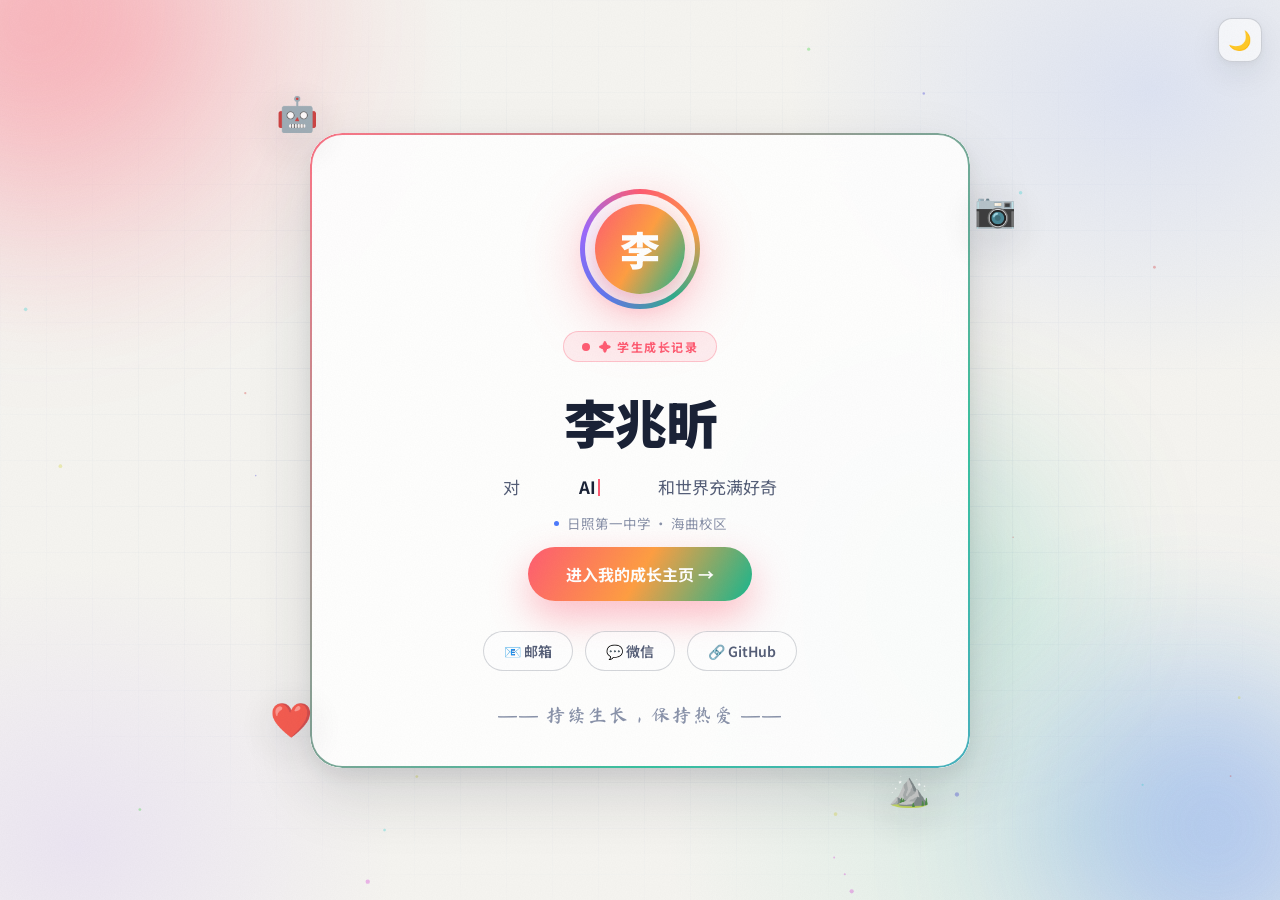
<file: index.html>
<!DOCTYPE html>
<html lang="zh-CN" data-theme="light">
<head>
<meta charset="UTF-8">
<meta name="viewport" content="width=device-width, initial-scale=1.0">
<title>李兆昕 · 个人主页</title>
<link rel="preconnect" href="https://fonts.googleapis.com">
<link rel="preconnect" href="https://fonts.gstatic.com" crossorigin>
<link href="https://fonts.googleapis.com/css2?family=Noto+Sans+SC:wght@400;500;700;900&family=Zhi+Mang+Xing&family=Ma+Shan+Zheng&family=JetBrains+Mono:wght@400;600;700&display=swap" rel="stylesheet">
<style>
/* ================= 设计变量 ================= */
:root{
  --bg:#f6f5f1; --bg-2:#efedf6;
  --surface:rgba(255,255,255,.66); --surface-strong:rgba(255,255,255,.92);
  --ink:#1b2337; --ink-soft:#565f78; --ink-faint:#8b94ab;
  --line:rgba(27,35,55,.10); --line-strong:rgba(27,35,55,.18);
  --c1:#ff5d73; --c2:#ff9f43; --c3:#17b890; --c4:#4d7cfe; --c5:#9b6bff;
  --grad:linear-gradient(120deg,var(--c1),var(--c2),var(--c3),var(--c4),var(--c5));
  --grad-soft:linear-gradient(120deg,rgba(255,93,115,.14),rgba(255,159,67,.14),rgba(23,184,144,.14),rgba(77,124,254,.14),rgba(155,107,255,.14));
  --shadow-card:0 12px 32px rgba(27,35,55,.08),0 2px 8px rgba(27,35,55,.05);
  --shadow-hover:0 26px 64px rgba(27,35,55,.15),0 8px 20px rgba(27,35,55,.08);
  --grid-line:rgba(70,100,160,.12);
  --toast-bg:rgba(27,35,55,.92);
  --font-body:'Noto Sans SC',sans-serif;
  --font-hand:'Zhi Mang Xing',cursive;
  --font-write:'Ma Shan Zheng',cursive;
  --font-mono:'JetBrains Mono',monospace;
  --ease:cubic-bezier(.22,1,.36,1);
  --ease-out:cubic-bezier(.16,1,.3,1);
  --radius:24px; --radius-lg:32px;
}
html[data-theme=dark]{
  --bg:#0a0f1e; --bg-2:#101a33;
  --surface:rgba(18,26,50,.55); --surface-strong:rgba(23,33,62,.92);
  --ink:#e9edf8; --ink-soft:#a6b0cb; --ink-faint:#67728f;
  --line:rgba(233,237,248,.10); --line-strong:rgba(233,237,248,.20);
  --c1:#ff6b81; --c2:#ffb64d; --c3:#2ce0bb; --c4:#6d9bff; --c5:#b58cff;
  --grad-soft:linear-gradient(120deg,rgba(255,107,129,.18),rgba(255,182,77,.18),rgba(44,224,187,.18),rgba(109,155,255,.18),rgba(181,140,255,.18));
  --shadow-card:0 14px 34px rgba(0,0,0,.42);
  --shadow-hover:0 28px 70px rgba(0,0,0,.58);
  --grid-line:rgba(140,170,230,.09);
  --toast-bg:rgba(16,24,48,.96);
}
*{box-sizing:border-box;margin:0;padding:0}
html{scroll-behavior:smooth}
body{
  font-family:var(--font-body);background:var(--bg);color:var(--ink);
  min-height:100vh;min-height:100svh;display:flex;align-items:center;justify-content:center;
  padding:24px;overflow-x:hidden;-webkit-font-smoothing:antialiased;
  transition:background .5s,color .5s;
}
body::before{
  content:'';position:fixed;inset:0;z-index:9997;pointer-events:none;opacity:.035;
  background-image:url("data:image/svg+xml,%3Csvg xmlns='http://www.w3.org/2000/svg' width='140' height='140'%3E%3Cfilter id='n'%3E%3CfeTurbulence type='fractalNoise' baseFrequency='0.8' numOctaves='2' stitchTiles='stitch'/%3E%3CfeColorMatrix type='matrix' values='0 0 0 0 0 0 0 0 0 0 0 0 0 0 0 0 0 0 0.6 0'/%3E%3C/filter%3E%3Crect width='100%25' height='100%25' filter='url(%23n)'/%3E%3C/svg%3E");
}
.app-bg{
  position:fixed;inset:0;z-index:-3;transition:background .6s;
  background:
    radial-gradient(42% 55% at 10% 6%, rgba(255,93,115,.13), transparent 62%),
    radial-gradient(46% 52% at 90% 10%, rgba(77,124,254,.14), transparent 62%),
    radial-gradient(52% 55% at 84% 92%, rgba(23,184,144,.12), transparent 62%),
    radial-gradient(40% 50% at 6% 94%, rgba(155,107,255,.11), transparent 62%),
    var(--bg);
}
html[data-theme=dark] .app-bg{
  background:
    radial-gradient(42% 55% at 10% 6%, rgba(255,107,129,.16), transparent 62%),
    radial-gradient(46% 52% at 90% 10%, rgba(109,155,255,.18), transparent 62%),
    radial-gradient(52% 55% at 84% 92%, rgba(44,224,187,.13), transparent 62%),
    radial-gradient(40% 50% at 6% 94%, rgba(181,140,255,.15), transparent 62%),
    var(--bg);
}
.blob{position:fixed;border-radius:50%;filter:blur(80px);opacity:.5;z-index:-2;pointer-events:none;will-change:transform}
.blob-1{width:460px;height:460px;background:radial-gradient(circle at 32% 32%,var(--c1),transparent 70%);top:-150px;left:-130px;animation:blob-a 24s ease-in-out infinite alternate}
.blob-2{width:400px;height:400px;background:radial-gradient(circle at 60% 40%,var(--c4),transparent 70%);bottom:-160px;right:-100px;animation:blob-b 28s ease-in-out infinite alternate}
.blob-3{width:340px;height:340px;background:radial-gradient(circle at 50% 50%,var(--c3),transparent 70%);top:44%;left:60%;opacity:.32;animation:blob-a 32s ease-in-out -10s infinite alternate-reverse}
@keyframes blob-a{to{transform:translate(120px,80px) scale(1.15) rotate(20deg)}}
@keyframes blob-b{to{transform:translate(-100px,-60px) scale(.9) rotate(-24deg)}}
#fxCanvas{position:fixed;inset:0;z-index:-1;pointer-events:none}
.grid-overlay{
  position:fixed;inset:0;z-index:-2;pointer-events:none;opacity:.7;
  background-image:linear-gradient(var(--grid-line) 1px,transparent 1px),linear-gradient(90deg,var(--grid-line) 1px,transparent 1px);
  background-size:46px 46px;
  -webkit-mask-image:radial-gradient(75% 70% at 50% 50%,#000 0%,transparent 78%);
  mask-image:radial-gradient(75% 70% at 50% 50%,#000 0%,transparent 78%);
}
::selection{background:var(--c2);color:#fff}

/* ================= 光标 ================= */
.cursor-dot,.cursor-ring,.cursor-glow{position:fixed;top:0;left:0;pointer-events:none;z-index:9998;opacity:0;transition:opacity .25s}
.cursor-dot{width:8px;height:8px;border-radius:50%;background:var(--grad);transform:translate(-50%,-50%)}
.cursor-ring{width:36px;height:36px;border-radius:50%;border:1.5px solid var(--c4);transform:translate(-50%,-50%);transition:width .28s var(--ease),height .28s var(--ease),border-color .28s,opacity .25s,background .28s}
.cursor-ring.grow{width:58px;height:58px;border-color:var(--c1);background:radial-gradient(circle,rgba(255,93,115,.14),transparent 72%)}
.cursor-glow{width:380px;height:380px;border-radius:50%;background:radial-gradient(circle,rgba(255,93,115,.17),rgba(255,159,67,.09) 36%,rgba(77,124,254,.09) 58%,transparent 74%);z-index:0;transform:translate(-50%,-50%);transition:opacity .5s;will-change:transform}
body.cursor-on .cursor-dot,body.cursor-on .cursor-ring,body.cursor-on .cursor-glow{opacity:1}
@media (hover:none),(pointer:coarse){.cursor-dot,.cursor-ring,.cursor-glow{display:none}}

/* ================= 主题切换 ================= */
.theme-toggle{
  position:fixed;top:18px;right:18px;z-index:100;width:44px;height:44px;border-radius:14px;
  border:1px solid var(--line-strong);background:var(--surface);color:var(--ink);
  backdrop-filter:blur(12px);-webkit-backdrop-filter:blur(12px);
  display:grid;place-items:center;font-size:19px;cursor:pointer;
  box-shadow:var(--shadow-card);transition:transform .3s var(--ease),border-color .3s,box-shadow .35s;
  animation:pop-in .8s var(--ease) 1s both;
}
.theme-toggle:hover{transform:translateY(-3px) scale(1.08);border-color:var(--c4);box-shadow:var(--shadow-hover)}

/* ================= 主卡片 ================= */
.stage{position:relative;z-index:2;width:100%;max-width:660px}
.float-emoji{position:absolute;font-size:34px;opacity:.85;filter:drop-shadow(0 10px 22px rgba(27,35,55,.18));pointer-events:none;z-index:1;animation:float-y 7s ease-in-out infinite}
.fe-1{top:-46px;left:-34px;animation-delay:0s}
.fe-2{top:8%;right:-46px;animation-delay:-2.2s}
.fe-3{bottom:4%;left:-40px;animation-delay:-4.4s}
.fe-4{bottom:-44px;right:6%;animation-delay:-1.4s}
@keyframes float-y{0%,100%{transform:translateY(0) rotate(-4deg)}50%{transform:translateY(-16px) rotate(5deg)}}
.card{
  position:relative;border-radius:var(--radius-lg);padding:56px 48px 44px;text-align:center;
  background:var(--surface-strong);border:1px solid var(--glass-border);
  box-shadow:var(--shadow-hover);backdrop-filter:blur(20px);-webkit-backdrop-filter:blur(20px);
  transform-style:preserve-3d;overflow:hidden;will-change:transform;
  animation:card-in 1s var(--ease-out) .15s both;
}
html[data-theme=dark] .card{border-color:rgba(255,255,255,.09)}
.card::before{content:'';position:absolute;inset:0;background:radial-gradient(340px circle at var(--mx,50%) var(--my,50%),rgba(255,255,255,.5),transparent 62%);opacity:0;transition:opacity .4s;pointer-events:none}
html[data-theme=dark] .card::before{background:radial-gradient(340px circle at var(--mx,50%) var(--my,50%),rgba(255,255,255,.08),transparent 62%)}
.card:hover::before{opacity:1}
.card::after{
  content:'';position:absolute;inset:0;border-radius:inherit;padding:1.6px;pointer-events:none;
  background:linear-gradient(135deg,var(--c1),var(--c3),var(--c4),var(--c5),var(--c1));background-size:300% 300%;
  -webkit-mask:linear-gradient(#fff 0 0) content-box,linear-gradient(#fff 0 0);-webkit-mask-composite:xor;
  mask:linear-gradient(#fff 0 0) content-box,linear-gradient(#fff 0 0);mask-composite:exclude;
  animation:grad-move 6s linear infinite;opacity:.85;
}
@keyframes card-in{from{opacity:0;transform:translateY(44px) scale(.95)}to{opacity:1;transform:none}}
.card>*{opacity:0;animation:rise-in .85s var(--ease-out) forwards}
.card>*:nth-child(1){animation-delay:.35s}
.card>*:nth-child(2){animation-delay:.45s}
.card>*:nth-child(3){animation-delay:.55s}
.card>*:nth-child(4){animation-delay:.65s}
.card>*:nth-child(5){animation-delay:.78s}
.card>*:nth-child(6){animation-delay:.9s}
@keyframes rise-in{from{opacity:0;transform:translateY(30px)}to{opacity:1;transform:none}}
@keyframes pop-in{0%{opacity:0;transform:scale(.6)}70%{transform:scale(1.06)}100%{opacity:1;transform:scale(1)}}

/* ================= 头像 ================= */
.avatar-wrap{position:relative;width:120px;height:120px;margin:0 auto 22px}
.avatar-ring{
  position:absolute;inset:0;border-radius:50%;
  background:conic-gradient(from 0deg,var(--c1),var(--c2),var(--c3),var(--c4),var(--c5),var(--c1));
  animation:avatar-spin 9s linear infinite;filter:drop-shadow(0 12px 28px rgba(255,93,115,.32));
}
.avatar-ring::before{content:'';position:absolute;inset:5px;border-radius:50%;background:var(--surface-strong)}
.avatar{
  position:absolute;inset:15px;border-radius:50%;
  background:var(--grad);background-size:200% 200%;animation:grad-move 5s linear infinite;
  color:#fff;display:grid;place-items:center;font-size:40px;font-weight:900;
  box-shadow:0 10px 24px rgba(255,93,115,.4);
}
@keyframes avatar-spin{to{transform:rotate(360deg)}}

/* ================= 文字 ================= */
.badge{
  display:inline-flex;align-items:center;gap:9px;
  background:rgba(255,93,115,.10);border:1px solid rgba(255,93,115,.30);
  color:var(--c1);font-size:12px;font-weight:700;letter-spacing:1.5px;
  padding:6px 18px;border-radius:999px;margin-bottom:22px;
}
.pulse-dot{width:8px;height:8px;border-radius:50%;background:var(--c1);animation:pulse-dot 1.8s ease-in-out infinite}
@keyframes pulse-dot{0%,100%{box-shadow:0 0 0 0 rgba(255,93,115,.45)}50%{box-shadow:0 0 0 8px rgba(255,93,115,0)}}
h1{font-size:clamp(36px,7vw,52px);font-weight:900;letter-spacing:-1px;margin-bottom:12px}
.grad-text{position:relative;display:inline-block;cursor:default}
.grad-text::after{
  content:attr(data-text);position:absolute;inset:0;
  background:linear-gradient(120deg,#ff2d55,#ff9f0a,#00d9a6,#0a84ff,#bf5af2,#ff2d55);background-size:180% 100%;
  -webkit-background-clip:text;background-clip:text;color:transparent;
  -webkit-mask-image:radial-gradient(230px circle at var(--mx,50%) var(--my,50%),#000 0%,transparent 68%);
  mask-image:radial-gradient(230px circle at var(--mx,50%) var(--my,50%),#000 0%,transparent 68%);
  animation:grad-move 4s linear infinite;opacity:0;transition:opacity .3s;
  filter:saturate(1.35) brightness(1.06);pointer-events:none;user-select:none;
}
.grad-text:hover::after{opacity:1}
@keyframes grad-move{to{background-position:200% 0}}
.sub{font-size:17px;color:var(--ink-soft);line-height:1.9;margin-bottom:10px}
.type-wrap{display:inline-block;min-width:130px;color:var(--ink);font-weight:700}
.caret{display:inline-block;width:2px;height:1.02em;background:var(--c1);vertical-align:-.14em;margin-left:2px;animation:caret-blink 1s step-end infinite}
@keyframes caret-blink{50%{opacity:0}}
.meta{display:inline-flex;align-items:center;gap:8px;font-size:13.5px;color:var(--ink-faint);margin-top:6px}
.meta .m-dot{width:5px;height:5px;border-radius:50%;background:var(--c4)}/* ================= 按钮 ================= */
.btn{
  position:relative;overflow:hidden;display:inline-flex;align-items:center;gap:9px;
  padding:15px 38px;border-radius:999px;font-weight:700;font-size:16px;
  text-decoration:none;cursor:pointer;border:none;
  transition:transform .3s var(--ease),box-shadow .4s;will-change:transform;
}
.btn-primary{
  background:var(--grad);background-size:200% 200%;color:#fff;
  box-shadow:0 16px 38px rgba(255,93,115,.4);animation:grad-move 6s linear infinite;
}
.btn-primary:hover{transform:translateY(-3px);box-shadow:0 24px 54px rgba(255,93,115,.5)}
.btn-primary::after{
  content:'';position:absolute;top:0;left:-70%;width:50%;height:100%;
  background:linear-gradient(100deg,transparent,rgba(255,255,255,.5),transparent);
  transform:skewX(-20deg);transition:left .6s var(--ease);
}
.btn-primary:hover::after{left:135%}
/* 修复：按钮入场动画与渐变流动动画共存（避免 opacity 卡在 0 导致按钮隐形） */
.card > .btn{opacity:0;animation:rise-in .85s var(--ease-out) .78s forwards,grad-move 6s linear infinite}
.btn .ripple{position:absolute;border-radius:50%;background:rgba(255,255,255,.5);transform:scale(0);animation:ripple .65s var(--ease) forwards;pointer-events:none}
@keyframes ripple{to{transform:scale(1);opacity:0}}

/* ================= 链接 ================= */
.links{display:flex;justify-content:center;gap:12px;flex-wrap:wrap;margin-top:30px}
.link{
  display:inline-flex;align-items:center;gap:7px;padding:9px 20px;border-radius:999px;
  background:var(--surface);border:1px solid var(--line-strong);color:var(--ink-soft);
  font-size:14px;font-weight:600;text-decoration:none;
  transition:transform .3s var(--ease),color .3s,border-color .3s,box-shadow .35s,background .3s;
}
.link:hover{
  transform:translateY(-3px);color:#fff;border-color:transparent;
  background:var(--grad);background-size:200% 200%;animation:grad-move 4s linear infinite;
  box-shadow:0 12px 26px rgba(255,93,115,.3);
}

/* ================= 页脚注 ================= */
.footer-note{margin-top:34px;font-family:var(--font-write);font-size:19px;color:var(--ink-faint);letter-spacing:2px}

/* ================= 火花 / 彩带 ================= */
.sparkle{position:fixed;width:6px;height:6px;border-radius:50%;background:var(--grad);pointer-events:none;z-index:9996;animation:sparkle-fly .7s var(--ease-out) forwards}
@keyframes sparkle-fly{0%{opacity:1;transform:scale(1) translateY(0)}100%{opacity:0;transform:scale(.15) translateY(-22px)}}
.confetti{position:fixed;top:-12px;z-index:400;pointer-events:none;font-size:16px;animation:confetti-fall linear forwards}
@keyframes confetti-fall{to{transform:translate(var(--cx,0),105vh) rotate(var(--cr,360deg));opacity:.9}}

/* ================= 响应式 ================= */
@media (prefers-reduced-motion:reduce){
  *,*::before,*::after{animation-duration:.01ms !important;animation-iteration-count:1 !important;transition-duration:.01ms !important}
}
@media (max-width:560px){
  .card{padding:40px 24px 34px}
  h1{font-size:34px}
  .sub{font-size:15px}
  .float-emoji{display:none}
  .theme-toggle{top:12px;right:12px}
}
</style>
</head>
<body>
<div class="app-bg"></div>
<div class="grid-overlay"></div>
<div class="blob blob-1"></div>
<div class="blob blob-2"></div>
<div class="blob blob-3"></div>
<canvas id="fxCanvas"></canvas>
<div class="cursor-dot" id="cursorDot"></div>
<div class="cursor-ring" id="cursorRing"></div>
<div class="cursor-glow" id="cursorGlow"></div>

<button class="theme-toggle" id="themeToggle" title="切换深色 / 浅色模式">🌙</button>

<main class="stage">
  <span class="float-emoji fe-1">🤖</span>
  <span class="float-emoji fe-2">📷</span>
  <span class="float-emoji fe-3">❤️</span>
  <span class="float-emoji fe-4">⛰️</span>

  <div class="card" id="mainCard">
    <div class="avatar-wrap">
      <div class="avatar-ring"></div>
      <div class="avatar">李</div>
    </div>
    <div class="badge"><span class="pulse-dot"></span>✦ 学生成长记录</div>
    <h1><span class="grad-text" data-text="李兆昕">李兆昕</span></h1>
    <p class="sub">对 <span class="type-wrap"><span id="typed"></span><span class="caret"></span></span> 和世界充满好奇<br>
      <span class="meta"><span class="m-dot"></span>日照第一中学 · 海曲校区</span>
    </p>
    <a href="portfolio.html" class="btn btn-primary magnetic">进入我的成长主页 →</a>
    <div class="links">
      <a href="mailto:a776234813@outlook.com" class="link">📧 邮箱</a>
      <a href="#" class="link">💬 微信</a>
      <a href="https://github.com/Likiukin" class="link" target="_blank" rel="noopener">🔗 GitHub</a>
    </div>
    <div class="footer-note">—— 持续生长，保持热爱 ——</div>
  </div>
</main><script>
(function(){
"use strict";
const reduceMotion = window.matchMedia('(prefers-reduced-motion: reduce)').matches;
const canHover = window.matchMedia('(hover:hover)').matches && window.matchMedia('(pointer:fine)').matches;
const $ = s => document.querySelector(s);
const $$ = s => Array.from(document.querySelectorAll(s));

/* ===== 主题切换（与成长主页共用记忆） ===== */
const themeBtn = $('#themeToggle');
const savedTheme = localStorage.getItem('lzx_theme') || 'light';
document.documentElement.setAttribute('data-theme', savedTheme);
themeBtn.textContent = savedTheme === 'dark' ? '☀️' : '🌙';
themeBtn.addEventListener('click', () => {
  const next = document.documentElement.getAttribute('data-theme') === 'dark' ? 'light' : 'dark';
  document.documentElement.setAttribute('data-theme', next);
  localStorage.setItem('lzx_theme', next);
  themeBtn.textContent = next === 'dark' ? '☀️' : '🌙';
  themeBtn.style.transform = 'rotate(180deg) scale(1.15)';
  setTimeout(() => themeBtn.style.transform = '', 350);
  if (window.fx) window.fx.refresh();
});

/* ===== 打字机 ===== */
(function(){
  const el = $('#typed');
  const phrases = ['AI', '设计', '数码', '公益', '摄影'];
  if (reduceMotion){ el.textContent = 'AI'; return; }
  let pi = 0, ci = 0, deleting = false;
  function tick(){
    const word = phrases[pi];
    ci += deleting ? -1 : 1;
    el.textContent = word.slice(0, ci);
    let delay = deleting ? 45 : 85;
    if (!deleting && ci === word.length){ delay = 1500; deleting = true; }
    else if (deleting && ci === 0){ deleting = false; pi = (pi + 1) % phrases.length; delay = 350; }
    setTimeout(tick, delay);
  }
  setTimeout(tick, 1200);
})();

/* ===== 自定义光标 + 辉光 + 星光 ===== */
if (canHover && !reduceMotion){
  const dot = $('#cursorDot'), ring = $('#cursorRing'), glow = $('#cursorGlow');
  let dx=0, dy=0, rx=0, ry=0, gx=0, gy=0, tx=0, ty=0;
  document.addEventListener('mousemove', e => {
    tx = e.clientX; ty = e.clientY;
    document.body.classList.add('cursor-on');
  });
  document.addEventListener('mouseleave', () => document.body.classList.remove('cursor-on'));
  (function loop(){
    dx += (tx - dx) * .9; dy += (ty - dy) * .9;
    rx += (tx - rx) * .16; ry += (ty - ry) * .16;
    gx += (tx - gx) * .07; gy += (ty - gy) * .07;
    dot.style.transform = `translate(${dx}px, ${dy}px) translate(-50%,-50%)`;
    ring.style.transform = `translate(${rx}px, ${ry}px) translate(-50%,-50%)`;
    if (glow) glow.style.transform = `translate(${gx}px, ${gy}px) translate(-50%,-50%)`;
    requestAnimationFrame(loop);
  })();
  const growTargets = 'a, button, .card, .avatar, .link, .float-emoji';
  document.addEventListener('mouseover', e => {
    if (e.target.closest && e.target.closest(growTargets)) ring.classList.add('grow');
  });
  document.addEventListener('mouseout', e => {
    if (e.target.closest && e.target.closest(growTargets)) ring.classList.remove('grow');
  });
  let lastSpark = 0;
  document.addEventListener('mousemove', e => {
    const now = performance.now();
    if (now - lastSpark < 70) return;
    lastSpark = now;
    const s = document.createElement('span');
    s.className = 'sparkle';
    s.style.left = (e.clientX + (Math.random()*10-5)) + 'px';
    s.style.top = (e.clientY + (Math.random()*10-5)) + 'px';
    document.body.appendChild(s);
    setTimeout(() => s.remove(), 750);
  }, {passive:true});
}

/* ===== 背景粒子 ===== */
(function(){
  const canvas = $('#fxCanvas');
  if (!canvas) return;
  const ctx = canvas.getContext('2d');
  let W, H, dots = [], running = true;
  const isDark = () => document.documentElement.getAttribute('data-theme') === 'dark';
  function resize(){ W = canvas.width = window.innerWidth; H = canvas.height = window.innerHeight; }
  function makeDots(){
    const count = reduceMotion ? 0 : Math.min(40, Math.floor(W * H / 32000));
    dots = Array.from({length: count}, () => ({
      x: Math.random()*W, y: Math.random()*H,
      vx: (Math.random()-.5)*.3, vy: (Math.random()-.5)*.3,
      r: Math.random()*1.8 + .6,
      hue: Math.floor(Math.random()*6)*60
    }));
  }
  window.fx = window.fx || {};
  window.fx.refresh = () => { if (isDark()) makeDots(); };
  if (reduceMotion){ resize(); makeDots(); return; }
  let mx = -9999, my = -9999;
  if (canHover) document.addEventListener('mousemove', e => { mx = e.clientX; my = e.clientY; }, {passive:true});
  document.addEventListener('visibilitychange', () => {
    running = !document.hidden;
    if (running) requestAnimationFrame(draw);
  });
  function draw(){
    if (!running) return;
    ctx.clearRect(0, 0, W, H);
    const dark = isDark();
    const alpha = dark ? .5 : .28;
    const lum = dark ? 70 : 45;
    for (let i = 0; i < dots.length; i++){
      const d = dots[i];
      d.x += d.vx; d.y += d.vy;
      if (d.x < -20) d.x = W+20; else if (d.x > W+20) d.x = -20;
      if (d.y < -20) d.y = H+20; else if (d.y > H+20) d.y = -20;
      const dx = d.x - mx, dy = d.y - my;
      const dist2 = dx*dx + dy*dy;
      if (dist2 < 16900 && dist2 > 0.01){
        const m = 130 / Math.sqrt(dist2);
        d.x += dx/m * .32; d.y += dy/m * .32;
      }
      ctx.beginPath();
      ctx.arc(d.x, d.y, d.r, 0, Math.PI*2);
      ctx.fillStyle = 'hsla(' + d.hue + ',80%,' + lum + '%,' + alpha + ')';
      ctx.fill();
    }
    requestAnimationFrame(draw);
  }
  resize(); makeDots(); draw();
  window.addEventListener('resize', () => { resize(); makeDots(); });
})();

/* ===== 卡片聚光灯 + 微倾斜 ===== */
const card = $('#mainCard');
if (card && canHover && !reduceMotion){
  card.addEventListener('mousemove', e => {
    const r = card.getBoundingClientRect();
    const px = (e.clientX - r.left)/r.width - .5;
    const py = (e.clientY - r.top)/r.height - .5;
    card.style.setProperty('--mx', ((e.clientX - r.left)/r.width*100) + '%');
    card.style.setProperty('--my', ((e.clientY - r.top)/r.height*100) + '%');
    card.style.transform = `perspective(1000px) rotateX(${(-py*3).toFixed(2)}deg) rotateY(${(px*3).toFixed(2)}deg)`;
  });
  card.addEventListener('mouseleave', () => { card.style.transform = ''; });
}

/* ===== 磁性按钮 + 涟漪 ===== */
const btn = $('.btn');
if (btn && canHover && !reduceMotion){
  btn.addEventListener('mousemove', e => {
    const r = btn.getBoundingClientRect();
    const x = e.clientX - r.left - r.width/2, y = e.clientY - r.top - r.height/2;
    btn.style.transform = `translate(${x*.22}px, ${y*.22}px)`;
  });
  btn.addEventListener('mouseleave', () => btn.style.transform = '');
}
$$('.btn, .link').forEach(b => {
  b.addEventListener('click', function(e){
    const r = this.getBoundingClientRect();
    const size = Math.max(r.width, r.height) * 1.5;
    const rip = document.createElement('span');
    rip.className = 'ripple';
    rip.style.width = rip.style.height = size + 'px';
    rip.style.left = (e.clientX - r.left - size/2) + 'px';
    rip.style.top = (e.clientY - r.top - size/2) + 'px';
    this.appendChild(rip);
    setTimeout(() => rip.remove(), 700);
  });
});

/* ===== 彩带 ===== */
function confettiBurst(n){
  if (reduceMotion) return;
  const colors = ['#ff5d73','#ff9f43','#17b890','#4d7cfe','#9b6bff','#ffd93d'];
  for (let i = 0; i < n; i++){
    const c = document.createElement('span');
    c.className = 'confetti';
    c.textContent = ['✨','❤','★','●','✦','♦'][Math.floor(Math.random()*6)];
    c.style.left = Math.random()*100 + 'vw';
    c.style.color = colors[Math.floor(Math.random()*colors.length)];
    c.style.fontSize = (10 + Math.random()*12) + 'px';
    c.style.setProperty('--cx', (Math.random()*160-80) + 'px');
    c.style.setProperty('--cr', (Math.random()*720-360) + 'deg');
    c.style.animationDuration = (2.4 + Math.random()*2.2) + 's';
    c.style.animationDelay = (Math.random()*.8) + 's';
    document.body.appendChild(c);
    setTimeout(() => c.remove(), 6000);
  }
}

/* ===== 点击头像彩蛋 ===== */
const av = $('.avatar');
if (av) av.addEventListener('click', () => confettiBurst(22));

/* ===== 键盘彩蛋：lzx ===== */
(function(){
  let buf = '';
  document.addEventListener('keydown', e => {
    buf = (buf + e.key.toLowerCase()).slice(-3);
    if (buf === 'lzx'){ buf = ''; confettiBurst(46); }
  });
})();
})();
</script>
</body>
</html>
</file>
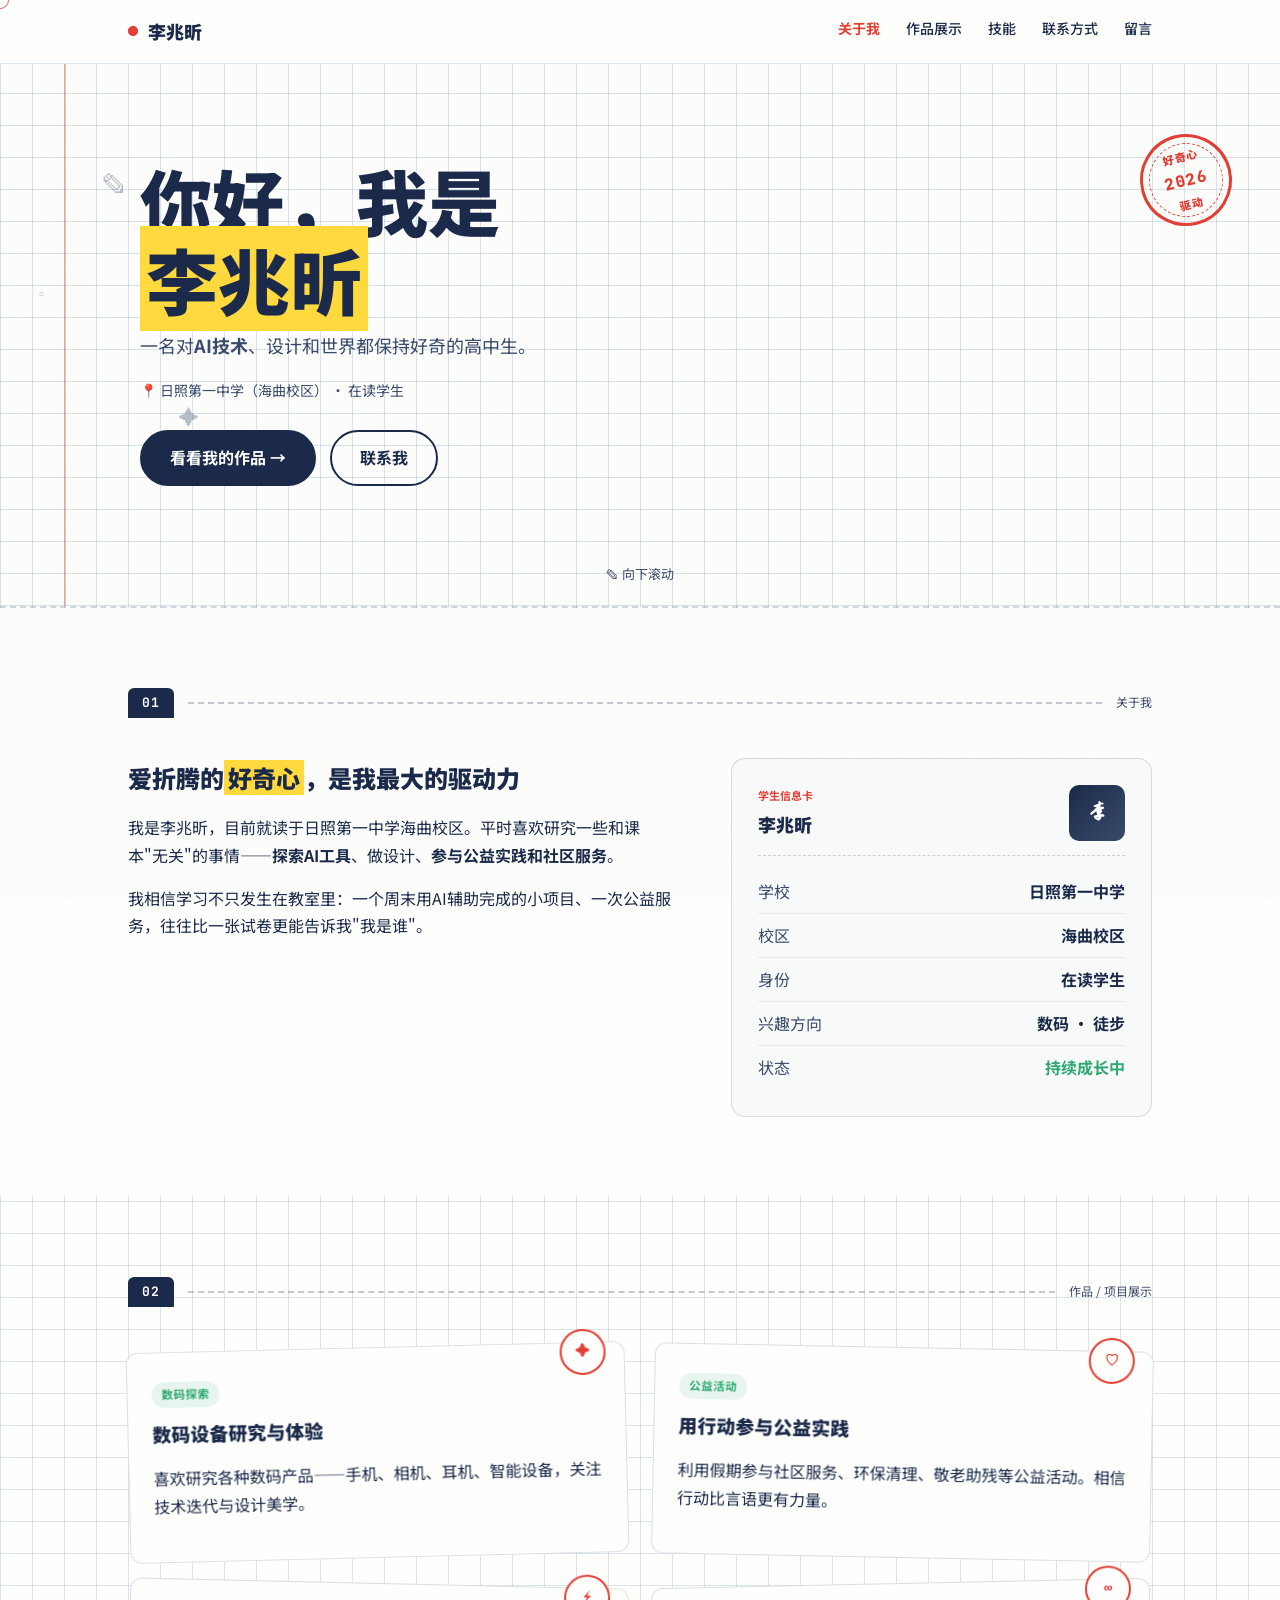
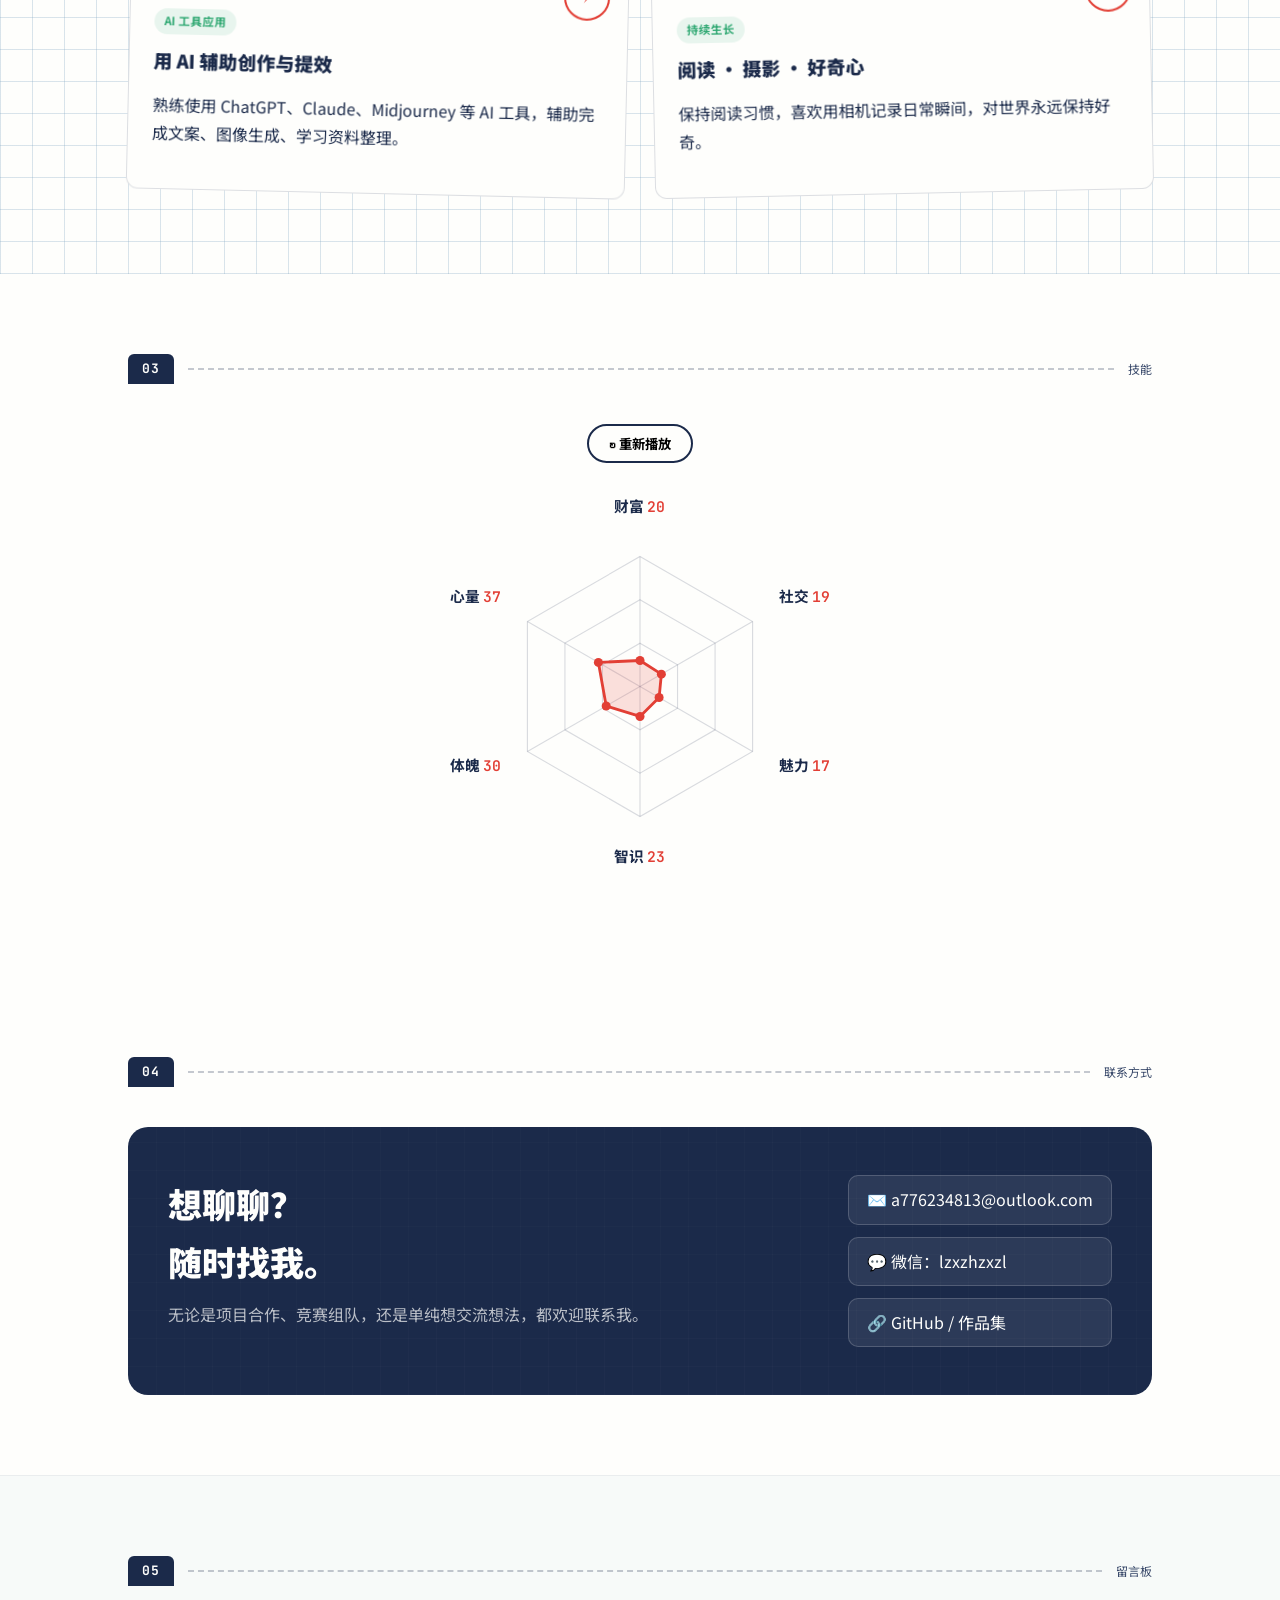
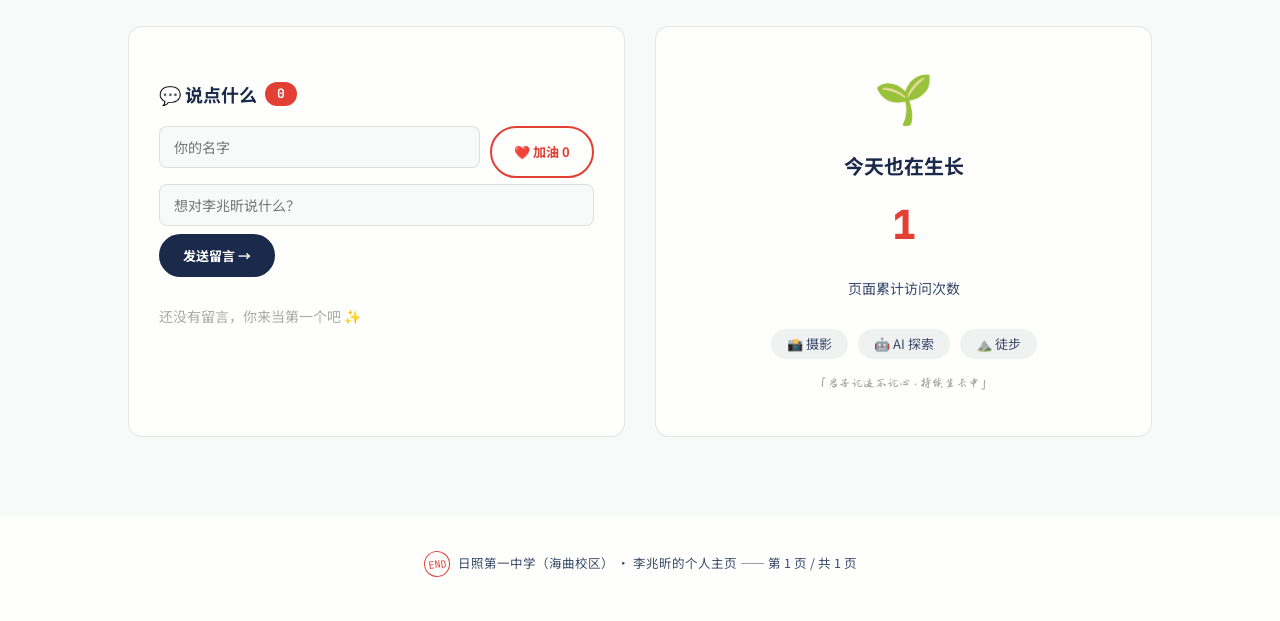
<file: deepseek_html_20260815_036c84 (1).html>
<!DOCTYPE html>
<html lang="zh-CN">
<head>
<meta charset="UTF-8">
<meta name="viewport" content="width=device-width, initial-scale=1.0">
<title>李兆昕 · 个人成长记录</title>
<link rel="preconnect" href="https://fonts.googleapis.com">
<link rel="preconnect" href="https://fonts.gstatic.com" crossorigin>
<link href="https://fonts.googleapis.com/css2?family=Noto+Sans+SC:wght@400;500;700;900&family=Zhi+Mang+Xing&family=JetBrains+Mono:wght@400;600;700&display=swap" rel="stylesheet">
<style>
  /* ===== 基础变量 ===== */
  :root{
    --paper:#fefefc;
    --paper-alt:#f7faf9;
    --grid-line: rgba(120,160,190,.28);
    --ink:#1b2a4a;
    --ink-soft:#3a4a6b;
    --stamp-red:#e23f35;
    --highlighter:#ffd93d;
    --check-green:#2fa872;
    --max-w: 1080px;
    --font-hand:'Zhi Mang Xing', cursive;
    --font-mono:'JetBrains Mono', monospace;
    --ease-pop: cubic-bezier(.22,1.4,.36,1);
    --ease-smooth: cubic-bezier(.2,.8,.2,1);
  }
  *{box-sizing:border-box;}
  html{scroll-behavior:smooth;}
  body{
    margin:0;
    background:var(--paper);
    color:var(--ink);
    font-family:'Noto Sans SC', sans-serif;
    line-height:1.7;
    -webkit-font-smoothing:antialiased;
    position:relative;
    overflow-x:hidden;
  }
  body::before{
    content:'';
    position:fixed; inset:0; z-index:1; pointer-events:none;
    opacity:.5; mix-blend-mode:multiply;
    background-image:url("data:image/svg+xml,%3Csvg xmlns='http://www.w3.org/2000/svg' width='120' height='120'%3E%3Cfilter id='n'%3E%3CfeTurbulence type='fractalNoise' baseFrequency='0.85' numOctaves='2' stitchTiles='stitch'/%3E%3CfeColorMatrix type='matrix' values='0 0 0 0 0 0 0 0 0 0 0 0 0 0 0 0 0 0 0.02 0'/%3E%3C/filter%3E%3Crect width='100%25' height='100%25' filter='url(%23n)'/%3E%3C/svg%3E");
  }
  h1,h2,h3{font-weight:900; margin:0;}
  a{color:inherit; text-decoration:none;}
  .grid-bg{
    background-image:
      repeating-linear-gradient(0deg, var(--grid-line) 0 1px, transparent 1px 32px),
      repeating-linear-gradient(90deg, var(--grid-line) 0 1px, transparent 1px 32px);
  }
  .wrap{max-width:var(--max-w); margin:0 auto; padding:0 28px; position:relative; z-index:2;}

  ::selection{background:var(--highlighter); color:var(--ink);}

  ::-webkit-scrollbar{width:10px; height:10px;}
  ::-webkit-scrollbar-track{background:var(--paper-alt);}
  ::-webkit-scrollbar-thumb{background:rgba(226,63,53,.35); border-radius:999px; border:2px solid var(--paper-alt);}
  ::-webkit-scrollbar-thumb:hover{background:var(--stamp-red);}

  .scroll-progress{
    position:fixed; top:0; left:0; height:3px; width:0%;
    background:linear-gradient(90deg, var(--stamp-red), var(--highlighter));
    z-index:100; transition:width .08s linear;
  }

  .ink-cursor{
    position:fixed; top:0; left:0; width:18px; height:18px; border-radius:50%;
    border:1.5px solid var(--stamp-red); pointer-events:none; z-index:99;
    transform:translate(-50%,-50%); transition:width .18s var(--ease-smooth), height .18s var(--ease-smooth), opacity .2s;
    mix-blend-mode:multiply; opacity:0;
  }
  .ink-cursor.active{opacity:.85;}
  .ink-cursor.grow{width:36px; height:36px; background:rgba(226,63,53,.08);}
  @media (hover:none), (pointer:coarse){ .ink-cursor{display:none;} }

  header.nav{
    position:sticky; top:0; z-index:50;
    background:rgba(254,254,252,.85);
    backdrop-filter:blur(8px);
    border-bottom:1px solid var(--grid-line);
  }
  .nav-inner{
    max-width:var(--max-w); margin:0 auto; padding:16px 28px;
    display:flex; align-items:center; justify-content:space-between;
  }
  .brand{display:flex; align-items:center; gap:10px; font-weight:900; font-size:18px;}
  .brand .dot{
    width:10px;height:10px;border-radius:50%;background:var(--stamp-red); position:relative;
  }
  .brand .dot::after{
    content:''; position:absolute; inset:0; border-radius:50%; border:1.5px solid var(--stamp-red);
    animation:pulse-ring 2.4s ease-out infinite;
  }
  @keyframes pulse-ring{
    0%{ transform:scale(1); opacity:.8; }
    100%{ transform:scale(2.6); opacity:0; }
  }
  nav.links{display:flex; gap:26px; font-size:14px; font-weight:500; flex-wrap:wrap; position:relative;}
  nav.links a{padding-bottom:3px; border-bottom:2px solid transparent; transition:color .2s, border-color .3s var(--ease-smooth); position:relative;}
  nav.links a:hover{border-bottom-color:var(--stamp-red);}
  nav.links a.active{color:var(--stamp-red); font-weight:700;}
  @media (max-width:640px){ nav.links{display:none;} }

  .hero{
    position:relative; padding:96px 0 120px; border-bottom:2px dashed rgba(27,42,74,.18);
    overflow:hidden;
  }
  .hero::before{
    content:''; position:absolute; top:0; bottom:0; left:64px; width:2px; background:rgba(226,63,53,.35);
  }
  .hero .doodle{
    position:absolute; font-family:var(--font-hand); color:var(--ink-soft); opacity:.35;
    pointer-events:none; user-select:none; animation:float-doodle 7s ease-in-out infinite;
  }
  @keyframes float-doodle{
    0%,100%{ transform:translateY(0) rotate(var(--r,0deg)); }
    50%{ transform:translateY(-14px) rotate(var(--r,0deg)); }
  }
  .hero-stamp{
    position:absolute; top:70px; right:48px; width:92px; height:92px; border-radius:50%;
    border:3px solid var(--stamp-red); color:var(--stamp-red); display:flex; align-items:center; justify-content:center;
    flex-direction:column; text-align:center; font-weight:900; font-size:11px; letter-spacing:1px;
    transform:rotate(-14deg) scale(0); opacity:0;
    animation:stamp-in .6s var(--ease-pop) .9s forwards;
  }
  .hero-stamp::before{
    content:''; position:absolute; inset:6px; border:1px dashed var(--stamp-red); border-radius:50%;
  }
  .hero-stamp span{font-family:var(--font-mono); font-size:16px; margin-top:2px;}
  @keyframes stamp-in{
    0%{ transform:rotate(-14deg) scale(2.2); opacity:0; }
    60%{ transform:rotate(-14deg) scale(.9); opacity:1; }
    100%{ transform:rotate(-14deg) scale(1); opacity:1; }
  }
  @media (max-width:760px){ .hero-stamp{ display:none; } }

  .hero h1{font-size:clamp(40px, 7vw, 72px); line-height:1.1; opacity:0; transform:translateY(16px); animation:hero-in .8s var(--ease-smooth) .1s forwards;}
  .hero h1 .mark{
    background:linear-gradient(90deg, var(--highlighter), var(--highlighter));
    background-repeat:no-repeat; background-size:0% 100%; background-position:left center;
    padding:0 6px; transition:background-size 1s var(--ease-smooth) .7s;
  }
  .hero.loaded h1 .mark{ background-size:100% 100%; }
  .hero .sub{font-size:18px; color:var(--ink-soft); max-width:520px; margin-top:12px; opacity:0; transform:translateY(16px); animation:hero-in .8s var(--ease-smooth) .3s forwards;}
  .hero .meta{opacity:0; transform:translateY(16px); animation:hero-in .8s var(--ease-smooth) .45s forwards;}
  .hero .cta-row{opacity:0; transform:translateY(16px); animation:hero-in .8s var(--ease-smooth) .6s forwards;}
  @keyframes hero-in{ to{ opacity:1; transform:translateY(0); } }

  .btn{
    display:inline-block; padding:12px 28px; border-radius:999px; font-weight:700;
    border:2px solid var(--ink); transition:transform .3s var(--ease-pop), box-shadow .3s, background .2s, color .2s; cursor:pointer;
    position:relative; overflow:hidden; isolation:isolate;
  }
  .btn.primary{background:var(--ink); color:var(--paper);}
  .btn.primary:hover{transform:translateY(-3px); box-shadow:0 8px 18px rgba(226,63,53,.35);}
  .btn.ghost{background:transparent; color:var(--ink);}
  .btn.ghost:hover{transform:translateY(-3px); box-shadow:0 8px 18px rgba(255,217,61,.55);}
  .ripple{
    position:absolute; border-radius:50%; background:rgba(255,255,255,.55);
    transform:scale(0); animation:ripple-anim .6s ease-out forwards; pointer-events:none; z-index:-1;
  }
  .btn.ghost .ripple{background:rgba(226,63,53,.18);}
  @keyframes ripple-anim{ to{ transform:scale(2.6); opacity:0; } }

  .scroll-hint{
    position:absolute; bottom:20px; left:50%; transform:translateX(-50%); font-size:13px; color:var(--ink-soft);
    animation:hint-bob 2.2s ease-in-out infinite;
  }
  @keyframes hint-bob{ 0%,100%{transform:translate(-50%,0);} 50%{transform:translate(-50%,6px);} }

  section{padding:80px 0; position:relative;}
  .page-divider{
    display:flex; align-items:center; gap:14px; margin-bottom:40px;
  }
  .page-divider .tab{
    background:var(--ink); color:var(--paper); padding:4px 14px; border-radius:6px 6px 0 0;
    font-size:13px; font-weight:700; letter-spacing:1px; font-family:var(--font-mono);
    transform:scale(0) translateY(10px); transform-origin:left bottom;
    transition:transform .5s var(--ease-pop);
  }
  .page-divider .rule{
    flex:1; border-top:2px dashed rgba(27,42,74,.25);
    transform:scaleX(0); transform-origin:left; transition:transform .8s var(--ease-smooth) .15s;
  }
  .page-divider .num{font-size:12px; color:var(--ink-soft); opacity:0; transition:opacity .5s ease .5s;}
  .page-divider.in-view .tab{ transform:scale(1) translateY(0); }
  .page-divider.in-view .rule{ transform:scaleX(1); }
  .page-divider.in-view .num{ opacity:1; }

  .reveal{
    opacity:0; transform:translateY(24px);
    transition:opacity .7s ease, transform .7s ease;
  }
  .reveal.in-view{opacity:1; transform:translateY(0);}

  .about-grid{
    display:grid; grid-template-columns:1.3fr 1fr; gap:56px;
  }
  @media (max-width:760px){ .about-grid{grid-template-columns:1fr;} }
  .id-card{
    background:var(--paper-alt); border:1.5px solid rgba(27,42,74,.15);
    border-radius:14px; padding:26px; position:relative; overflow:hidden;
    transition:transform .4s var(--ease-pop), box-shadow .4s;
  }
  .about-grid.reveal.in-view .id-card{ transition:transform .6s var(--ease-pop) .2s, box-shadow .4s; }
  .id-card:hover{ transform:translateY(-6px) rotate(-.6deg); box-shadow:10px 14px 0 rgba(27,42,74,.08); }
  .id-card::after{
    content:''; position:absolute; top:0; left:-60%; width:40%; height:100%;
    background:linear-gradient(115deg, transparent, rgba(255,255,255,.55), transparent);
    transform:skewX(-20deg); transition:left .9s ease;
  }
  .id-card:hover::after{ left:130%; }
  .id-card .avatar{
    width:56px; height:56px; border-radius:10px;
    background:linear-gradient(135deg, var(--ink), var(--ink-soft));
    display:flex; align-items:center; justify-content:center;
    color:var(--paper); font-size:22px; font-weight:900; font-family:var(--font-hand);
    transition:transform .4s var(--ease-pop);
  }
  .id-card:hover .avatar{ transform:rotate(-8deg) scale(1.06); }
  .id-row{display:flex; justify-content:space-between; padding:8px 0; border-bottom:1px solid rgba(27,42,74,.08);}
  .id-row span:first-child{color:var(--ink-soft);}
  .id-row span:last-child{font-weight:700;}

  .cards-grid{
    display:grid; grid-template-columns:repeat(2, 1fr); gap:26px;
  }
  @media (max-width:760px){ .cards-grid{grid-template-columns:1fr;} }
  .card{
    background:var(--paper); border:1.5px solid rgba(27,42,74,.15);
    border-radius:12px; padding:26px 24px; position:relative;
    transition:transform .35s var(--ease-smooth), box-shadow .35s;
    transform:translateY(24px) rotate(var(--r,0deg)); opacity:0;
    will-change:transform;
  }
  .cards-grid.reveal.in-view .card{
    opacity:1; transform:translateY(0) rotate(var(--r,0deg));
    transition:opacity .6s ease var(--d,0s), transform .6s var(--ease-pop) var(--d,0s);
  }
  .card:hover{ box-shadow:8px 10px 0 rgba(27,42,74,.1); }

  /* ★★★ 四张卡片的 score 统一动画效果 ★★★ */
  .card .score{
    position:absolute; top:-14px; right:18px;
    width:46px; height:46px; border-radius:50%;
    border:2.5px solid var(--stamp-red); color:var(--stamp-red);
    background:var(--paper); display:flex; align-items:center; justify-content:center;
    font-weight:900; font-size:14px;
    font-family:var(--font-mono);
    transition:transform .4s var(--ease-pop);
  }
  /* ★★★ 悬停时旋转+放大（四张卡片一样） ★★★ */
  .card:hover .score{
    transform: rotate(8deg) scale(1.12);
  }

  .card .tag{
    display:inline-block; font-size:11.5px; font-weight:700;
    color:var(--check-green); background:rgba(47,168,114,.1);
    padding:3px 10px; border-radius:999px; margin-bottom:10px;
  }

  .radar-panel{display:flex; flex-direction:column; align-items:center; gap:20px;}
  .radar-replay{
    border:2px solid var(--ink); background:transparent;
    padding:8px 20px; border-radius:999px; font-weight:700; cursor:pointer;
    transition:background .2s, color .2s, transform .3s var(--ease-pop);
    font-family:inherit;
  }
  .radar-replay:hover{background:var(--ink); color:var(--paper); transform:translateY(-2px);}
  .radar-replay .spin{display:inline-block; transition:transform .6s var(--ease-pop);}
  .radar-replay.spinning .spin{ transform:rotate(360deg); }
  .radar-wrap{width:100%; max-width:520px; margin:0 auto;}
  .radar-svg{width:100%; height:auto;}
  .radar-grid{fill:none; stroke:rgba(27,42,74,.16); stroke-width:1;}
  .radar-axis{stroke:rgba(27,42,74,.16); stroke-width:1;}
  .radar-data{
    fill:rgba(226,63,53,.16); stroke:var(--stamp-red); stroke-width:2.5;
    stroke-linejoin:round; transform:scale(0); transform-origin:230px 180px;
    transition:transform 1.1s cubic-bezier(.2,.8,.2,1);
    filter:drop-shadow(0 0 0 rgba(226,63,53,0));
  }
  .radar-dots{
    transform:scale(0); transform-origin:230px 180px; opacity:0;
    transition:transform 1.1s cubic-bezier(.2,.8,.2,1), opacity 0.5s ease 0.9s;
  }
  .reveal.in-view .radar-data{
    transform:scale(1);
    animation:radar-glow 3s ease-in-out 1.2s infinite;
  }
  .reveal.in-view .radar-dots{
    transform:scale(1);
    opacity:1;
  }
  @keyframes radar-glow{
    0%,100%{ filter:drop-shadow(0 0 0px rgba(226,63,53,.0)); }
    50%{ filter:drop-shadow(0 0 6px rgba(226,63,53,.45)); }
  }
  .radar-dot{fill:var(--stamp-red); transition:r .2s;}
  .radar-label{
    font-size:13px; font-weight:700; fill:var(--ink);
    opacity:0; transform:translateY(6px);
    transition:opacity .6s, transform .6s;
  }
  .reveal.in-view .radar-label{opacity:1; transform:translateY(0);}
  .radar-label .pct{font-family:'JetBrains Mono', monospace; font-weight:600; fill:var(--stamp-red);}

  .contact-box{
    background:var(--ink); color:var(--paper);
    border-radius:20px; padding:48px 40px;
    display:flex; justify-content:space-between; flex-wrap:wrap; gap:30px;
    position:relative; overflow:hidden;
  }
  .contact-box::before{
    content:''; position:absolute; inset:0; opacity:.5;
    background-image:repeating-linear-gradient(0deg, rgba(255,255,255,.035) 0 1px, transparent 1px 28px),
                      repeating-linear-gradient(90deg, rgba(255,255,255,.035) 0 1px, transparent 1px 28px);
    pointer-events:none;
  }
  .contact-links{display:flex; flex-direction:column; gap:12px; position:relative; z-index:1;}
  .contact-links a{
    display:flex; align-items:center; gap:10px;
    padding:10px 18px; border-radius:10px;
    background:rgba(255,255,255,.08); border:1px solid rgba(255,255,255,.18);
    transition:background .25s, color .25s, transform .3s var(--ease-pop);
  }
  .contact-links a:hover{background:var(--highlighter); color:var(--ink); transform:translateX(6px);}

  .guestbook-grid {
    display: grid;
    grid-template-columns: 1fr 1fr;
    gap: 30px;
  }
  @media (max-width: 760px) {
    .guestbook-grid { grid-template-columns: 1fr; }
  }
  .guestbook-box {
    background: var(--paper);
    border: 1.5px solid rgba(27,42,74,.12);
    border-radius: 14px;
    padding: 28px 30px;
    transition: transform .35s var(--ease-pop), box-shadow .35s;
  }
  .guestbook-box:hover {
    transform: translateY(-4px);
    box-shadow: 6px 8px 0 rgba(27,42,74,.06);
  }
  .guestbook-box h4 {
    font-size: 18px;
    margin-bottom: 16px;
    display: flex;
    align-items: center;
    gap: 8px;
  }
  .guestbook-box h4 .badge {
    background: var(--stamp-red);
    color: white;
    font-size: 13px;
    font-family: var(--font-mono);
    border-radius: 999px;
    padding: 0 12px;
    line-height: 24px;
    transition:transform .3s var(--ease-pop);
  }
  .msg-input {
    width: 100%;
    padding: 10px 14px;
    border: 1.5px solid rgba(27,42,74,.12);
    border-radius: 8px;
    font-size: 14px;
    font-family: inherit;
    margin-bottom: 10px;
    background: var(--paper-alt);
    transition: border-color .2s, box-shadow .2s;
  }
  .msg-input:focus {
    outline: none;
    border-color: var(--stamp-red);
    box-shadow:0 0 0 4px rgba(226,63,53,.12);
  }
  .msg-row {
    display: flex;
    gap: 10px;
    flex-wrap: wrap;
    margin-bottom: 6px;
  }
  .msg-row input {
    flex: 1;
    min-width: 100px;
  }
  .btn-sm {
    padding: 10px 22px;
    border-radius: 999px;
    border: 2px solid var(--ink);
    background: var(--ink);
    color: white;
    font-weight: 700;
    font-size: 13px;
    cursor: pointer;
    transition: transform .3s var(--ease-pop), box-shadow .2s, background .2s, border-color .2s;
    font-family: inherit;
    position:relative; overflow:hidden; isolation:isolate;
  }
  .btn-sm:hover {
    transform: translateY(-2px);
    box-shadow: 0 4px 12px rgba(226,63,53,.3);
    background: var(--stamp-red);
    border-color: var(--stamp-red);
  }
  .btn-sm.heart {
    background: transparent;
    border-color: var(--stamp-red);
    color: var(--stamp-red);
    position:relative;
  }
  .btn-sm.heart:hover {
    background: var(--stamp-red);
    color: white;
  }
  .heart-particle{
    position:absolute; pointer-events:none; font-size:14px;
    animation:heart-float 1s ease-out forwards;
  }
  @keyframes heart-float{
    0%{ transform:translate(-50%,0) scale(.6); opacity:1; }
    100%{ transform:translate(var(--dx,0),-60px) scale(1.1); opacity:0; }
  }
  .msg-list {
    margin-top: 16px;
    max-height: 200px;
    overflow-y: auto;
    font-size: 14px;
  }
  .msg-item {
    padding: 8px 0;
    border-bottom: 1px solid rgba(27,42,74,.06);
    display: flex;
    gap: 10px;
    align-items: baseline;
    animation:msg-in .45s var(--ease-pop);
  }
  @keyframes msg-in{
    from{ opacity:0; transform:translateX(-14px); }
    to{ opacity:1; transform:translateX(0); }
  }
  .msg-item .name {
    font-weight: 700;
    color: var(--stamp-red);
    white-space: nowrap;
  }
  .msg-item .text {
    color: var(--ink-soft);
    word-break: break-word;
  }
  .msg-item .time {
    font-size: 11px;
    font-family: var(--font-mono);
    color: #aaa;
    margin-left: auto;
    white-space: nowrap;
  }
  .empty-msg {
    color: #aaa;
    font-size: 14px;
    padding: 12px 0;
  }
  .visit-box {
    display: flex;
    flex-direction: column;
    align-items: center;
    justify-content: center;
    text-align: center;
  }
  .visit-box .icon {
    font-size: 48px;
    margin-bottom: 8px;
    display:inline-block;
    animation:sway 4s ease-in-out infinite;
  }
  @keyframes sway{
    0%,100%{ transform:rotate(-6deg); }
    50%{ transform:rotate(6deg); }
  }
  .visit-box .big-number {
    font-size: 40px;
    font-weight: 900;
    font-family: var(--font-mono);
    color: var(--stamp-red);
    margin: 4px 0;
  }
  .tag-group {
    display: flex;
    gap: 10px;
    flex-wrap: wrap;
    justify-content: center;
    margin-top: 14px;
  }
  .tag-group span {
    padding: 4px 16px;
    border-radius: 999px;
    font-size: 13px;
    background: rgba(27,42,74,.06);
    color: var(--ink-soft);
    transition:background .2s, transform .2s;
  }
  .tag-group span:hover{ background:var(--highlighter); color:var(--ink); transform:translateY(-2px); }

  footer{
    text-align:center; padding:34px 0 44px; font-size:12.5px; color:var(--ink-soft);
    position:relative; z-index:2;
  }
  footer .end-stamp{
    display:inline-flex; align-items:center; justify-content:center;
    width:26px; height:26px; border-radius:50%; border:1.5px solid var(--stamp-red);
    color:var(--stamp-red); font-size:10px; font-family:var(--font-mono); margin-right:8px;
    transform:rotate(-8deg);
  }

  .to-top{
    position:fixed; right:26px; bottom:26px; width:48px; height:48px; border-radius:50%;
    background:var(--ink); color:var(--paper); display:flex; align-items:center; justify-content:center;
    font-size:18px; cursor:pointer; z-index:60; border:none;
    box-shadow:0 6px 16px rgba(27,42,74,.25);
    opacity:0; transform:translateY(16px) scale(.8); pointer-events:none;
    transition:opacity .3s, transform .3s var(--ease-pop), background .2s;
  }
  .to-top.show{ opacity:1; transform:translateY(0) scale(1); pointer-events:auto; }
  .to-top:hover{ background:var(--stamp-red); transform:translateY(-4px) rotate(-8deg); }

  @media (prefers-reduced-motion: reduce){
    *{ animation-duration:.001ms !important; animation-iteration-count:1 !important; transition-duration:.001ms !important; scroll-behavior:auto !important; }
  }
</style>
</head>
<body>

<div class="scroll-progress" id="scrollProgress"></div>
<div class="ink-cursor" id="inkCursor"></div>

<!-- ===== 导航 ===== -->
<header class="nav">
  <div class="nav-inner">
    <div class="brand"><span class="dot"></span>李兆昕</div>
    <nav class="links" id="navLinks">
      <a href="#about" data-section="about">关于我</a>
      <a href="#projects" data-section="projects">作品展示</a>
      <a href="#skills" data-section="skills">技能</a>
      <a href="#contact" data-section="contact">联系方式</a>
      <a href="#guestbook" data-section="guestbook">留言</a>
    </nav>
  </div>
</header>

<!-- ===== Hero ===== -->
<section class="hero grid-bg" id="heroSection">
  <span class="doodle" style="top:18%;left:8%;font-size:26px;--r:-8deg;">✎</span>
  <span class="doodle" style="top:62%;left:14%;font-size:20px;--r:10deg;animation-delay:1.2s;">✦</span>
  <span class="doodle" style="top:40%;left:3%;font-size:16px;--r:-4deg;animation-delay:2.4s;">◦</span>
  <div class="hero-stamp">好奇心<br><span>2026</span>驱动</div>
  <div class="wrap" style="padding-left:40px;">
    <h1>你好，我是<br><span class="mark">李兆昕</span></h1>
    <p class="sub">一名对<strong>AI技术</strong>、设计和世界都保持好奇的高中生。</p>
    <div class="meta" style="margin-top:16px;font-size:14px;color:var(--ink-soft);">
      📍 日照第一中学（海曲校区） · 在读学生
    </div>
    <div class="cta-row" style="margin-top:28px;display:flex;gap:14px;flex-wrap:wrap;">
      <a href="#projects" class="btn primary magnetic">看看我的作品 →</a>
      <a href="#contact" class="btn ghost magnetic">联系我</a>
    </div>
  </div>
  <div class="scroll-hint">✎ 向下滚动</div>
</section>

<!-- ===== 01 关于我 ===== -->
<section id="about">
  <div class="wrap">
    <div class="page-divider">
      <span class="tab">01</span><span class="rule"></span><span class="num">关于我</span>
    </div>
    <div class="about-grid reveal">
      <div>
        <h2>爱折腾的<span style="background:var(--highlighter);padding:0 4px;">好奇心</span>，是我最大的驱动力</h2>
        <p>我是李兆昕，目前就读于日照第一中学海曲校区。平时喜欢研究一些和课本"无关"的事情——<strong>探索AI工具</strong>、做设计、<strong>参与公益实践和社区服务</strong>。</p>
        <p>我相信学习不只发生在教室里：一个周末用AI辅助完成的小项目、一次公益服务，往往比一张试卷更能告诉我"我是谁"。</p>
      </div>
      <div class="id-card">
        <div style="display:flex;justify-content:space-between;align-items:center;border-bottom:1.5px dashed rgba(27,42,74,.2);padding-bottom:14px;margin-bottom:14px;">
          <div><div style="font-size:11px;color:var(--stamp-red);font-weight:700;">学生信息卡</div><div style="font-size:18px;font-weight:900;margin-top:4px;">李兆昕</div></div>
          <div class="avatar">李</div>
        </div>
        <div class="id-row"><span>学校</span><span>日照第一中学</span></div>
        <div class="id-row"><span>校区</span><span>海曲校区</span></div>
        <div class="id-row"><span>身份</span><span>在读学生</span></div>
        <div class="id-row"><span>兴趣方向</span><span>数码 · 徒步</span></div>
        <div class="id-row" style="border-bottom:none;"><span>状态</span><span style="color:var(--check-green);">持续成长中</span></div>
      </div>
    </div>
  </div>
</section>

<!-- ===== 02 作品展示 ===== -->
<section id="projects" class="grid-bg">
  <div class="wrap">
    <div class="page-divider">
      <span class="tab">02</span><span class="rule"></span><span class="num">作品 / 项目展示</span>
    </div>
    <div class="cards-grid reveal">
      <!-- ★★★ 四张卡片的 score 内容统一为符号 + 等宽字体，悬停效果完全一致 ★★★ -->
      <div class="card" style="--r:-1.4deg; --d:0s;">
        <div class="score">✦</div>
        <span class="tag">数码探索</span>
        <h3>数码设备研究与体验</h3>
        <p>喜欢研究各种数码产品——手机、相机、耳机、智能设备，关注技术迭代与设计美学。</p>
      </div>

      <div class="card" style="--r:1.1deg; --d:.08s;">
        <div class="score">♡</div>
        <span class="tag">公益活动</span>
        <h3>用行动参与公益实践</h3>
        <p>利用假期参与社区服务、环保清理、敬老助残等公益活动。相信行动比言语更有力量。</p>
      </div>

      <div class="card" style="--r:1.3deg; --d:.16s;">
        <div class="score">⚡</div>
        <span class="tag">AI 工具应用</span>
        <h3>用 AI 辅助创作与提效</h3>
        <p>熟练使用 ChatGPT、Claude、Midjourney 等 AI 工具，辅助完成文案、图像生成、学习资料整理。</p>
      </div>

      <div class="card" style="--r:-1.2deg; --d:.24s;">
        <div class="score">∞</div>
        <span class="tag">持续生长</span>
        <h3>阅读 · 摄影 · 好奇心</h3>
        <p>保持阅读习惯，喜欢用相机记录日常瞬间，对世界永远保持好奇。</p>
      </div>
    </div>
  </div>
</section>

<!-- ===== 03 技能（雷达图） ===== -->
<section id="skills">
  <div class="wrap">
    <div class="page-divider">
      <span class="tab">03</span><span class="rule"></span><span class="num">技能</span>
    </div>
    <div class="radar-panel">
      <button class="radar-replay" id="radarReplay"><span class="spin">↻</span> 重新播放</button>
      <div class="radar-wrap reveal" id="radarWrap">
        <svg class="radar-svg" viewBox="0 0 460 360">
          <polygon class="radar-grid" points="230,65 329.6,122.5 329.6,237.5 230,295 130.4,237.5 130.4,122.5" />
          <polygon class="radar-grid" points="230,103.3 296.4,141.65 296.4,218.35 230,256.7 163.6,218.35 163.6,141.65" />
          <polygon class="radar-grid" points="230,141.7 263.2,160.85 263.2,199.15 230,218.3 196.8,199.15 196.8,160.85" />
          <line class="radar-axis" x1="230" y1="180" x2="230" y2="65" />
          <line class="radar-axis" x1="230" y1="180" x2="329.6" y2="122.5" />
          <line class="radar-axis" x1="230" y1="180" x2="329.6" y2="237.5" />
          <line class="radar-axis" x1="230" y1="180" x2="230" y2="295" />
          <line class="radar-axis" x1="230" y1="180" x2="130.4" y2="237.5" />
          <line class="radar-axis" x1="230" y1="180" x2="130.4" y2="122.5" />
          <polygon class="radar-data" id="radarData" points="230,157 248.9,169.1 246.9,189.8 230,206.5 200.1,197.3 193.2,158.7" />
          <g class="radar-dots" id="radarDots">
            <circle cx="230" cy="157" r="4" class="radar-dot" />
            <circle cx="248.9" cy="169.1" r="4" class="radar-dot" />
            <circle cx="246.9" cy="189.8" r="4" class="radar-dot" />
            <circle cx="230" cy="206.5" r="4" class="radar-dot" />
            <circle cx="200.1" cy="197.3" r="4" class="radar-dot" />
            <circle cx="193.2" cy="158.7" r="4" class="radar-dot" />
          </g>
          <text class="radar-label" x="230" y="26" text-anchor="middle">财富 <tspan class="pct">20</tspan></text>
          <text class="radar-label" x="353" y="105" text-anchor="start">社交 <tspan class="pct">19</tspan></text>
          <text class="radar-label" x="353" y="255" text-anchor="start">魅力 <tspan class="pct">17</tspan></text>
          <text class="radar-label" x="230" y="335" text-anchor="middle">智识 <tspan class="pct">23</tspan></text>
          <text class="radar-label" x="107" y="255" text-anchor="end">体魄 <tspan class="pct">30</tspan></text>
          <text class="radar-label" x="107" y="105" text-anchor="end">心量 <tspan class="pct">37</tspan></text>
        </svg>
      </div>
    </div>
  </div>
</section>

<!-- ===== 04 联系方式 ===== -->
<section id="contact">
  <div class="wrap">
    <div class="page-divider">
      <span class="tab">04</span><span class="rule"></span><span class="num">联系方式</span>
    </div>
    <div class="contact-box reveal">
      <div style="position:relative;z-index:1;">
        <h2 style="font-size:clamp(26px,4vw,34px);">想聊聊？<br>随时找我。</h2>
        <p style="color:rgba(254,254,252,.7);margin-top:10px;">无论是项目合作、竞赛组队，还是单纯想交流想法，都欢迎联系我。</p>
      </div>
      <div class="contact-links">
        <a href="mailto:a776234813@outlook.com">✉️ a776234813@outlook.com</a>
        <a href="#">💬 微信：lzxzhzxzl</a>
        <a href="https://github.com/Likiukin" target="_blank">🔗 GitHub / 作品集</a>
      </div>
    </div>
  </div>
</section>

<!-- ===== 05 留言板 ===== -->
<section id="guestbook" style="background:var(--paper-alt);border-top:1px solid rgba(27,42,74,.06);">
  <div class="wrap">
    <div class="page-divider">
      <span class="tab">05</span><span class="rule"></span><span class="num">留言板</span>
    </div>
    <div class="guestbook-grid reveal">
      <div class="guestbook-box">
        <h4>💬 说点什么 <span class="badge" id="msgCount">0</span></h4>
        <div class="msg-row">
          <input type="text" id="msgName" class="msg-input" placeholder="你的名字" style="flex:1;">
          <button class="btn-sm heart" id="heartBtn">❤️ 加油 <span id="heartCount">0</span></button>
        </div>
        <input type="text" id="msgInput" class="msg-input" placeholder="想对李兆昕说什么？" style="margin-bottom:8px;">
        <button class="btn-sm" id="sendMsgBtn">发送留言 →</button>
        <div class="msg-list" id="msgList">
          <div class="empty-msg">还没有留言，你来当第一个吧 ✨</div>
        </div>
      </div>

      <div class="guestbook-box visit-box">
        <div class="icon">🌱</div>
        <h4 style="font-size:20px;margin:4px 0;">今天也在生长</h4>
        <div class="big-number" id="visitCount">0</div>
        <p style="color:var(--ink-soft);font-size:14px;">页面累计访问次数</p>
        <div class="tag-group">
          <span>📸 摄影</span>
          <span>🤖 AI 探索</span>
          <span>⛰️ 徒步</span>
        </div>
        <p style="margin-top:14px;font-size:13px;color:#aaa;max-width:240px;font-family:var(--font-hand);">「君子论迹不论心 · 持续生长中」</p>
      </div>
    </div>
  </div>
</section>

<footer>
  <span class="end-stamp">END</span>日照第一中学（海曲校区） · 李兆昕的个人主页 —— 第 1 页 / 共 1 页
</footer>

<button class="to-top" id="toTop" aria-label="回到顶部">↑</button>

<script>
  const reduceMotion = window.matchMedia('(prefers-reduced-motion: reduce)').matches;
  const canHover = window.matchMedia('(hover:hover)').matches;

  document.querySelectorAll('.reveal').forEach(el => {
    const observer = new IntersectionObserver((entries) => {
      entries.forEach(entry => {
        if (entry.isIntersecting) {
          entry.target.classList.add('in-view');
          observer.unobserve(entry.target);
        }
      });
    }, { threshold: 0.2 });
    observer.observe(el);
  });
  document.querySelectorAll('.page-divider').forEach(el => {
    const observer = new IntersectionObserver((entries) => {
      entries.forEach(entry => {
        if (entry.isIntersecting) {
          entry.target.classList.add('in-view');
          observer.unobserve(entry.target);
        }
      });
    }, { threshold: 0.4 });
    observer.observe(el);
  });

  requestAnimationFrame(() => document.getElementById('heroSection').classList.add('loaded'));

  const progressBar = document.getElementById('scrollProgress');
  function updateProgress() {
    const h = document.documentElement;
    const scrolled = (h.scrollTop) / (h.scrollHeight - h.clientHeight) * 100;
    progressBar.style.width = scrolled + '%';
  }
  document.addEventListener('scroll', () => requestAnimationFrame(updateProgress));
  updateProgress();

  const toTop = document.getElementById('toTop');
  document.addEventListener('scroll', () => {
    if (window.scrollY > 480) toTop.classList.add('show');
    else toTop.classList.remove('show');
  });
  toTop.addEventListener('click', () => window.scrollTo({ top: 0, behavior: 'smooth' }));

  const navLinks = Array.from(document.querySelectorAll('#navLinks a'));
  const sections = navLinks.map(a => document.getElementById(a.dataset.section)).filter(Boolean);
  function syncNav() {
    let current = sections[0];
    const offset = 100;
    sections.forEach(sec => {
      if (sec.getBoundingClientRect().top - offset <= 0) current = sec;
    });
    navLinks.forEach(a => a.classList.toggle('active', a.dataset.section === current.id));
  }
  document.addEventListener('scroll', () => requestAnimationFrame(syncNav));
  syncNav();

  if (canHover && !reduceMotion) {
    const cursor = document.getElementById('inkCursor');
    let cx = 0, cy = 0, tx = 0, ty = 0;
    document.addEventListener('mousemove', e => {
      tx = e.clientX; ty = e.clientY;
      cursor.classList.add('active');
    });
    document.addEventListener('mouseleave', () => cursor.classList.remove('active'));
    function loop() {
      cx += (tx - cx) * 0.18;
      cy += (ty - cy) * 0.18;
      cursor.style.transform = `translate(${cx}px, ${cy}px) translate(-50%,-50%)`;
      requestAnimationFrame(loop);
    }
    loop();
    document.querySelectorAll('a, button, .card, .id-card').forEach(el => {
      el.addEventListener('mouseenter', () => cursor.classList.add('grow'));
      el.addEventListener('mouseleave', () => cursor.classList.remove('grow'));
    });
  }

  document.querySelectorAll('.btn, .btn-sm').forEach(btn => {
    if (canHover && !reduceMotion) {
      btn.addEventListener('mousemove', e => {
        const r = btn.getBoundingClientRect();
        const x = e.clientX - r.left - r.width / 2;
        const y = e.clientY - r.top - r.height / 2;
        btn.style.transform = `translate(${x * 0.22}px, ${y * 0.22}px)`;
      });
      btn.addEventListener('mouseleave', () => { btn.style.transform = ''; });
    }
    btn.addEventListener('click', function(e) {
      const r = this.getBoundingClientRect();
      const ripple = document.createElement('span');
      const size = Math.max(r.width, r.height) * 1.4;
      ripple.className = 'ripple';
      ripple.style.width = ripple.style.height = size + 'px';
      ripple.style.left = (e.clientX - r.left - size / 2) + 'px';
      ripple.style.top = (e.clientY - r.top - size / 2) + 'px';
      this.appendChild(ripple);
      setTimeout(() => ripple.remove(), 650);
    });
  });

  if (canHover && !reduceMotion) {
    document.querySelectorAll('.card').forEach(card => {
      card.addEventListener('mousemove', e => {
        const r = card.getBoundingClientRect();
        const px = (e.clientX - r.left) / r.width - 0.5;
        const py = (e.clientY - r.top) / r.height - 0.5;
        card.style.transform = `perspective(700px) rotateX(${(-py * 8).toFixed(2)}deg) rotateY(${(px * 8).toFixed(2)}deg) translateY(-6px)`;
      });
      card.addEventListener('mouseleave', () => { card.style.transform = ''; });
    });
  }

  (function() {
    const btn = document.getElementById('radarReplay');
    const data = document.getElementById('radarData');
    const dots = document.getElementById('radarDots');
    if (!btn || !data || !dots) return;
    let playing = false;
    btn.addEventListener('click', function() {
      if (playing) return;
      playing = true;
      btn.classList.add('spinning');
      data.style.animation = 'none';
      data.style.transition = 'none';
      data.style.transform = 'scale(0)';
      dots.style.transition = 'none';
      dots.style.transform = 'scale(0)';
      dots.style.opacity = '0';
      void data.offsetHeight;
      requestAnimationFrame(() => {
        data.style.transition = 'transform 1.1s cubic-bezier(.2,.8,.2,1)';
        data.style.transform = 'scale(1)';
        dots.style.transition = 'transform 1.1s cubic-bezier(.2,.8,.2,1), opacity 0.5s ease 0.9s';
        dots.style.transform = 'scale(1)';
        dots.style.opacity = '1';
        setTimeout(() => { data.style.animation = 'radar-glow 3s ease-in-out infinite'; }, 1150);
      });
      setTimeout(() => { playing = false; btn.classList.remove('spinning'); }, 1300);
    });
  })();

  (function() {
    const nameInput = document.getElementById('msgName');
    const msgInput = document.getElementById('msgInput');
    const sendBtn = document.getElementById('sendMsgBtn');
    const msgList = document.getElementById('msgList');
    const msgCount = document.getElementById('msgCount');
    const heartBtn = document.getElementById('heartBtn');
    const heartCount = document.getElementById('heartCount');

    let messages = JSON.parse(localStorage.getItem('lzx_messages') || '[]');
    let hearts = parseInt(localStorage.getItem('lzx_hearts') || '0');

    function render() {
      if (messages.length === 0) {
        msgList.innerHTML = '<div class="empty-msg">还没有留言，你来当第一个吧 ✨</div>';
        msgCount.textContent = '0';
        return;
      }
      msgList.innerHTML = messages.map(m => `
        <div class="msg-item">
          <span class="name">${escapeHtml(m.name || '匿名')}</span>
          <span class="text">${escapeHtml(m.text)}</span>
          <span class="time">${m.time || ''}</span>
        </div>
      `).join('');
      msgCount.textContent = messages.length;
      msgCount.style.transform = 'scale(1.3)';
      setTimeout(() => { msgCount.style.transform = 'scale(1)'; }, 200);
    }
    function escapeHtml(s) { const d = document.createElement('div'); d.textContent = s; return d.innerHTML; }
    function addMsg() {
      const name = nameInput.value.trim() || '匿名';
      const text = msgInput.value.trim();
      if (!text) return;
      const now = new Date();
      const time = now.toLocaleString('zh-CN', { month:'2-digit', day:'2-digit', hour:'2-digit', minute:'2-digit' });
      messages.push({ name, text, time });
      localStorage.setItem('lzx_messages', JSON.stringify(messages));
      render();
      msgInput.value = '';
      msgList.scrollTop = msgList.scrollHeight;
    }
    sendBtn.addEventListener('click', addMsg);
    msgInput.addEventListener('keydown', e => { if (e.key === 'Enter') addMsg(); });

    function updateHeart() {
      heartCount.textContent = hearts;
      localStorage.setItem('lzx_hearts', String(hearts));
    }
    heartBtn.addEventListener('click', function(e) {
      hearts++;
      updateHeart();
      this.style.transform = 'scale(1.15)';
      setTimeout(() => this.style.transform = 'scale(1)', 200);
      const orig = this.innerHTML;
      this.innerHTML = '❤️ 谢谢你！';
      setTimeout(() => { this.innerHTML = orig; }, 1200);

      if (!reduceMotion) {
        for (let i = 0; i < 5; i++) {
          const p = document.createElement('span');
          p.className = 'heart-particle';
          p.textContent = '❤';
          p.style.left = (20 + Math.random() * 60) + '%';
          p.style.bottom = '0px';
          p.style.setProperty('--dx', (Math.random() * 40 - 20) + 'px');
          p.style.animationDelay = (i * 0.06) + 's';
          this.appendChild(p);
          setTimeout(() => p.remove(), 1100);
        }
      }
    });

    render();
    updateHeart();
  })();

  (function() {
    const el = document.getElementById('visitCount');
    let v = parseInt(localStorage.getItem('lzx_visits') || '0');
    v++;
    localStorage.setItem('lzx_visits', String(v));
    if (reduceMotion) { el.textContent = v; return; }
    let cur = 0;
    const step = Math.max(1, Math.ceil(v / 30));
    const obs = new IntersectionObserver(entries => {
      entries.forEach(entry => {
        if (entry.isIntersecting) {
          obs.disconnect();
          const timer = setInterval(() => {
            cur += step;
            if (cur >= v) { cur = v; clearInterval(timer); }
            el.textContent = cur;
          }, 25);
        }
      });
    }, { threshold: 0.5 });
    obs.observe(el);
  })();
</script>
</body>
</html>
</file>
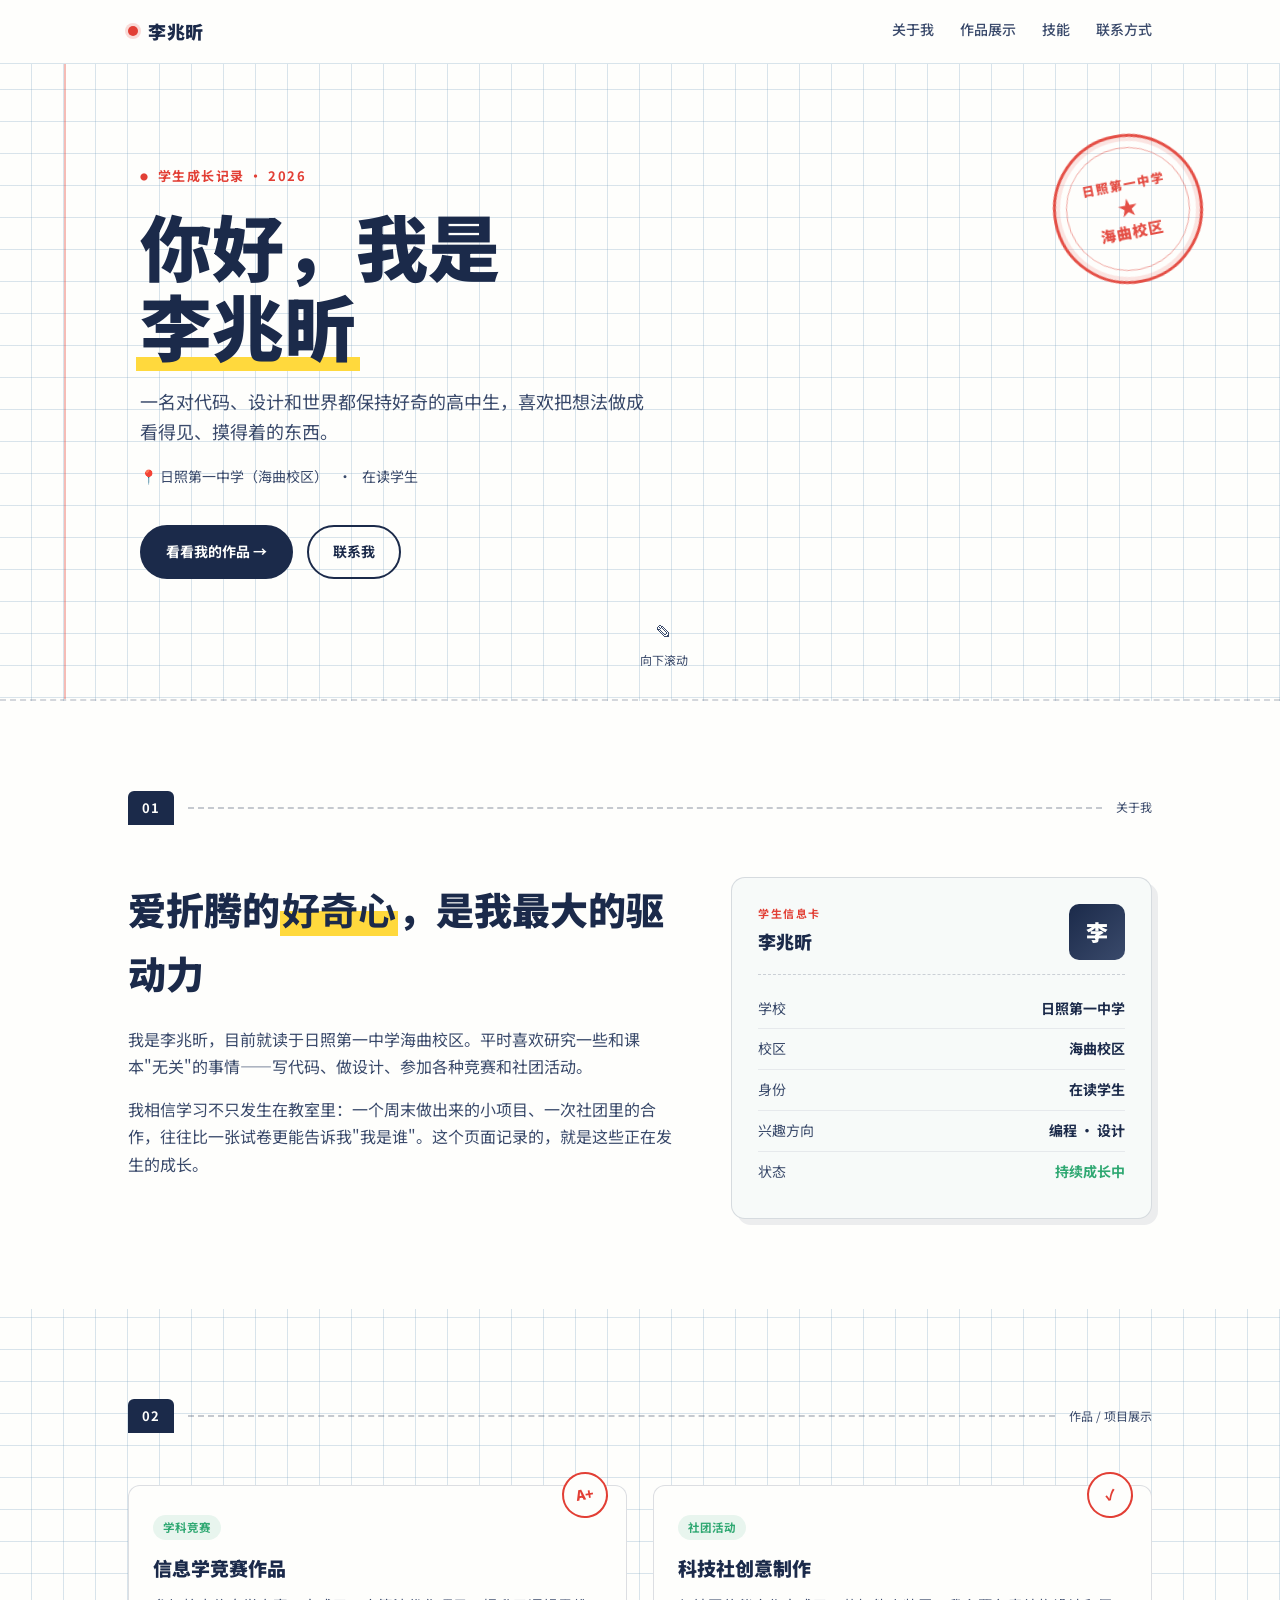
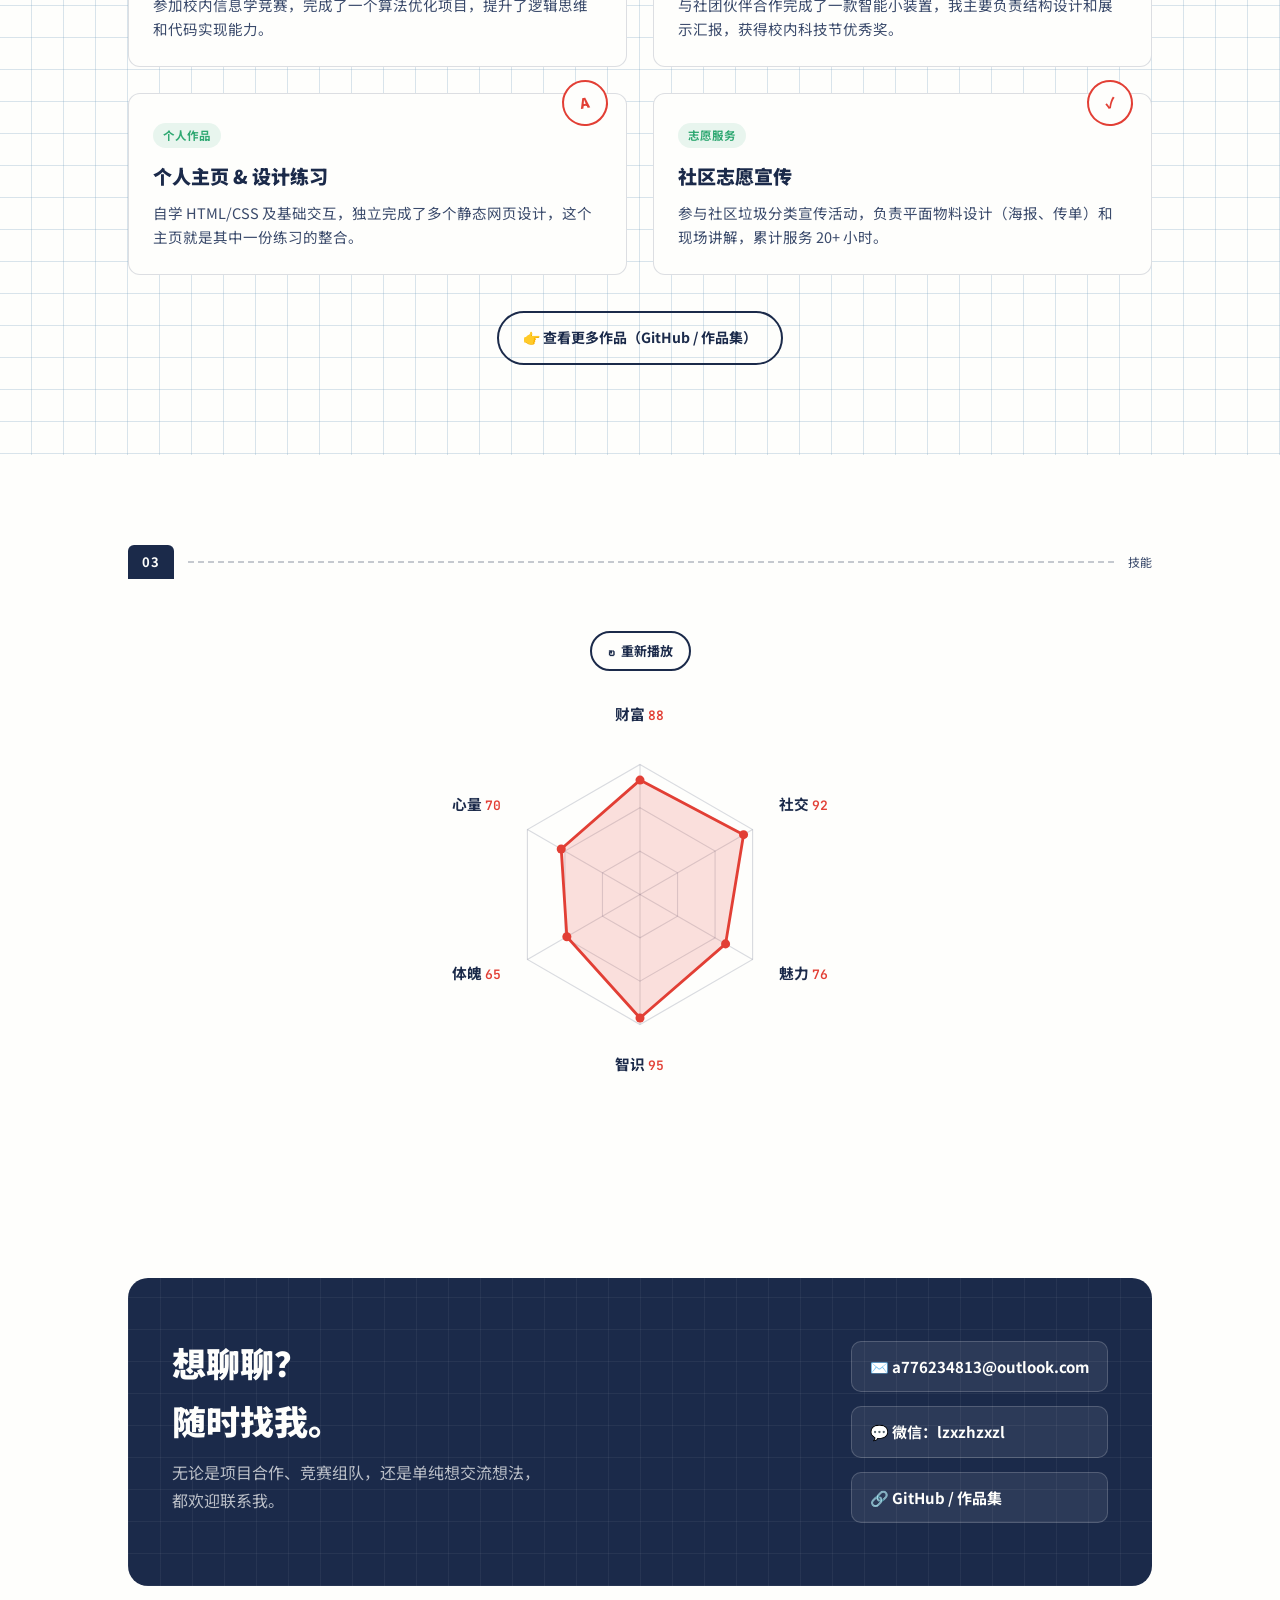
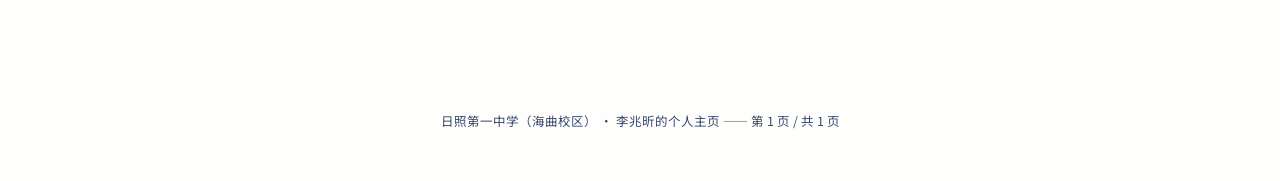
<file: deepseek_html_20260815_a4faa8 (1).html>
<!DOCTYPE html>
<html lang="zh-CN">
<head>
<meta charset="UTF-8">
<meta name="viewport" content="width=device-width, initial-scale=1.0">
<title>李兆昕 · 个人成长记录</title>
<link rel="preconnect" href="https://fonts.googleapis.com">
<link rel="preconnect" href="https://fonts.gstatic.com" crossorigin>
<link href="https://fonts.googleapis.com/css2?family=Noto+Sans+SC:wght@400;500;700;900&family=Zhi+Mang+Xing&family=JetBrains+Mono:wght@400;600&display=swap" rel="stylesheet">
<style>
  :root{
    --paper:#fefefc;
    --paper-alt:#f7faf9;
    --grid-line: rgba(120,160,190,.28);
    --ink:#1b2a4a;
    --ink-soft:#3a4a6b;
    --stamp-red:#e23f35;
    --stamp-red-dark:#b92e26;
    --highlighter:#ffd93d;
    --check-green:#2fa872;
    --max-w: 1080px;
  }

  *{box-sizing:border-box;}
  html{scroll-behavior:smooth;}
  body{
    margin:0;
    background:var(--paper);
    color:var(--ink);
    font-family:'Noto Sans SC', sans-serif;
    line-height:1.7;
    -webkit-font-smoothing:antialiased;
  }
  h1,h2,h3{font-family:'Noto Sans SC', sans-serif; font-weight:900; margin:0;}
  .hand{font-family:'Zhi Mang Xing', cursive; font-weight:400;}
  .mono{font-family:'JetBrains Mono', monospace;}
  a{color:inherit;}
  img{max-width:100%;display:block;}

  ::selection{background:var(--highlighter); color:var(--ink);}

  :focus-visible{
    outline:3px solid var(--stamp-red);
    outline-offset:3px;
    border-radius:4px;
  }

  .grid-bg{
    background-image:
      repeating-linear-gradient(0deg, var(--grid-line) 0 1px, transparent 1px 32px),
      repeating-linear-gradient(90deg, var(--grid-line) 0 1px, transparent 1px 32px);
    background-position: -1px -1px;
  }

  .wrap{max-width:var(--max-w); margin:0 auto; padding:0 28px;}

  /* ---------- NAV ---------- */
  header.nav{
    position:sticky; top:0; z-index:50;
    background:rgba(254,254,252,.85);
    backdrop-filter:blur(8px);
    border-bottom:1px solid var(--grid-line);
  }
  .nav-inner{
    max-width:var(--max-w); margin:0 auto; padding:16px 28px;
    display:flex; align-items:center; justify-content:space-between;
  }
  .brand{
    display:flex; align-items:center; gap:10px;
    font-weight:900; font-size:18px; letter-spacing:.5px;
  }
  .brand .dot{
    width:10px;height:10px;border-radius:50%;
    background:var(--stamp-red);
    box-shadow:0 0 0 3px rgba(226,63,53,.18);
  }
  nav.links{display:flex; gap:26px; font-size:14px; font-weight:500;}
  nav.links a{
    text-decoration:none; position:relative; color:var(--ink-soft);
    padding-bottom:3px;
  }
  nav.links a::after{
    content:''; position:absolute; left:0; bottom:0; width:0; height:3px;
    background:var(--highlighter); transition:width .25s ease; z-index:-1;
  }
  nav.links a:hover::after{width:100%;}
  @media (max-width:640px){ nav.links{display:none;} }

  /* ---------- HERO ---------- */
  .hero{
    position:relative;
    padding:96px 0 120px;
    overflow:hidden;
    border-bottom: 2px dashed rgba(27,42,74,.18);
  }
  .hero::before{
    content:'';
    position:absolute; top:0; bottom:0; left:64px;
    width:2px; background:rgba(226,63,53,.35);
  }
  @media (max-width:640px){ .hero::before{left:24px;} }

  .eyebrow{
    display:inline-flex; align-items:center; gap:8px;
    font-size:13px; font-weight:700; letter-spacing:1.5px;
    color:var(--stamp-red); text-transform:uppercase;
    margin-bottom:18px;
    opacity:0; transform:translateY(10px);
    animation:riseIn .7s ease forwards .1s;
  }
  .eyebrow::before{content:'●'; font-size:8px;}

  .hero h1{
    font-size:clamp(40px, 7vw, 72px);
    line-height:1.1;
    color:var(--ink);
    opacity:0; transform:translateY(14px);
    animation:riseIn .8s ease forwards .25s;
  }
  .hero h1 .mark{
    position:relative; white-space:nowrap;
  }
  .hero h1 .mark::after{
    content:'';
    position:absolute; left:-4px; right:-4px; bottom:6px; height:14px;
    background:var(--highlighter);
    z-index:-1;
    transform:scaleX(0); transform-origin:left;
    animation:markIn .5s ease forwards 1.1s;
  }
  @keyframes markIn{ to{ transform:scaleX(1); } }

  .hero .sub{
    margin-top:22px; font-size:18px; color:var(--ink-soft); max-width:520px;
    opacity:0; transform:translateY(10px);
    animation:riseIn .8s ease forwards .4s;
  }
  .hero .meta-line{
    margin-top:10px; font-size:14px; color:var(--ink-soft); opacity:.8;
    display:flex; gap:10px; align-items:center; flex-wrap:wrap;
    opacity:0; transform:translateY(10px);
    animation:riseIn .8s ease forwards .5s;
  }
  .hero .cta-row{
    margin-top:36px; display:flex; gap:14px; flex-wrap:wrap;
    opacity:0; transform:translateY(10px);
    animation:riseIn .8s ease forwards .6s;
  }
  .btn{
    display:inline-flex; align-items:center; gap:8px;
    padding:13px 24px; border-radius:999px; font-weight:700; font-size:14px;
    text-decoration:none; cursor:pointer; border:2px solid var(--ink);
    transition:transform .2s ease, box-shadow .2s ease;
  }
  .btn.primary{background:var(--ink); color:var(--paper);}
  .btn.primary:hover{transform:translateY(-2px); box-shadow:4px 4px 0 var(--stamp-red);}
  .btn.ghost{background:transparent; color:var(--ink);}
  .btn.ghost:hover{transform:translateY(-2px); box-shadow:4px 4px 0 var(--highlighter);}

  @keyframes riseIn{ to{ opacity:1; transform:translateY(0); } }

  .stamp{
    position:absolute; top:70px; right:6%;
    width:150px; height:150px;
    display:flex; align-items:center; justify-content:center;
    opacity:0;
    transform:scale(3) rotate(0deg);
    animation:stampIn .55s cubic-bezier(.2,.9,.3,1.2) forwards 1.3s;
  }
  @keyframes stampIn{
    0%{opacity:0; transform:scale(3.4) rotate(8deg);}
    60%{opacity:1;}
    100%{opacity:.92; transform:scale(1) rotate(-11deg);}
  }
  .stamp-ring{
    position:absolute; inset:0; border-radius:50%;
    border:3.5px solid var(--stamp-red);
    box-shadow:inset 0 0 0 4px rgba(226,63,53,.15);
  }
  .stamp-ring::before{
    content:''; position:absolute; inset:10px; border-radius:50%;
    border:1px solid rgba(226,63,53,.5);
  }
  .stamp-text{
    position:relative; text-align:center; color:var(--stamp-red);
    font-weight:900; font-size:15px; line-height:1.3; letter-spacing:1px;
  }
  .stamp-text .school{font-size:12.5px; display:block;}
  .stamp-text .star{font-size:20px; display:block; margin:2px 0;}
  @media (max-width:760px){ .stamp{width:110px; height:110px; top:26px; right:20px;} .stamp-text{font-size:11px;} .stamp-text .star{font-size:15px;} }

  .scroll-cue{
    position:absolute; bottom:28px; left:50%; transform:translateX(-50%);
    font-size:12px; color:var(--ink-soft); display:flex; flex-direction:column;
    align-items:center; gap:6px; opacity:0;
    animation:riseIn .8s ease forwards 1.6s;
  }
  .scroll-cue .pencil{ font-size:16px; animation:bob 1.6s ease-in-out infinite; }
  @keyframes bob{ 0%,100%{transform:translateY(0);} 50%{transform:translateY(6px) rotate(6deg);} }

  /* ---------- SECTION SHELL ---------- */
  section{ padding:90px 0; }
  .page-divider{
    display:flex; align-items:center; gap:14px; margin-bottom:52px;
  }
  .page-divider .tab{
    font-size:13px; font-weight:700; letter-spacing:1px;
    background:var(--ink); color:var(--paper);
    padding:6px 14px; border-radius:6px 6px 0 0;
  }
  .page-divider .rule{
    flex:1; height:0; border-top:2px dashed rgba(27,42,74,.25);
  }
  .page-divider .num{ font-size:12px; color:var(--ink-soft); }

  .reveal{
    opacity:0; transform:translateY(24px);
    transition:opacity .7s ease, transform .7s ease;
  }
  .reveal.in-view{ opacity:1; transform:translateY(0); }

  /* ---------- ABOUT ---------- */
  .about-grid{
    display:grid; grid-template-columns:1.3fr 1fr; gap:56px; align-items:start;
  }
  @media (max-width:760px){ .about-grid{grid-template-columns:1fr;} }
  .about-grid h2{font-size:clamp(28px,4vw,38px); margin-bottom:20px;}
  .about-grid p{color:var(--ink-soft); font-size:16px; margin:0 0 16px;}
  .about-grid .hi{
    background:linear-gradient(to top, var(--highlighter) 45%, transparent 45%);
    padding:0 2px; font-weight:700;
  }

  .id-card{
    background:var(--paper-alt);
    border:1.5px solid rgba(27,42,74,.15);
    border-radius:14px;
    padding:26px;
    position:relative;
    box-shadow:6px 6px 0 rgba(27,42,74,.08);
  }
  .id-card .id-head{
    display:flex; justify-content:space-between; align-items:flex-start;
    border-bottom:1.5px dashed rgba(27,42,74,.2);
    padding-bottom:14px; margin-bottom:14px;
  }
  .id-card .id-head .label{ font-size:11px; letter-spacing:1.5px; color:var(--stamp-red); font-weight:700; }
  .id-card .avatar{
    width:56px; height:56px; border-radius:10px;
    background:linear-gradient(135deg, var(--ink), var(--ink-soft));
    display:flex; align-items:center; justify-content:center;
    color:var(--paper); font-size:22px; font-weight:900;
  }
  .id-row{ display:flex; justify-content:space-between; font-size:14px; padding:8px 0; border-bottom:1px solid rgba(27,42,74,.08); }
  .id-row span:first-child{ color:var(--ink-soft); }
  .id-row span:last-child{ font-weight:700; }

  /* ---------- PROJECTS ---------- */
  .cards-grid{
    display:grid; grid-template-columns:repeat(2, 1fr); gap:26px;
  }
  @media (max-width:760px){ .cards-grid{grid-template-columns:1fr;} }
  .card{
    position:relative;
    background:var(--paper);
    border:1.5px solid rgba(27,42,74,.15);
    border-radius:12px;
    padding:26px 24px 24px;
    transition:transform .3s ease, box-shadow .3s ease;
  }
  .card:hover{
    transform:translateY(-6px) rotate(-.6deg);
    box-shadow:8px 10px 0 rgba(27,42,74,.1);
  }
  .card .score{
    position:absolute; top:-14px; right:18px;
    width:46px; height:46px; border-radius:50%;
    border:2.5px solid var(--stamp-red); color:var(--stamp-red);
    display:flex; align-items:center; justify-content:center;
    font-weight:900; font-size:14px; background:var(--paper);
    transform:rotate(-10deg);
  }
  .card .tag{
    display:inline-block; font-size:11.5px; font-weight:700;
    color:var(--check-green); background:rgba(47,168,114,.1);
    padding:3px 10px; border-radius:999px; margin-bottom:12px;
  }
  .card h3{ font-size:19px; margin-bottom:8px; }
  .card p{ font-size:14.5px; color:var(--ink-soft); margin:0; }

  /* ---------- SKILLS (radar) ---------- */
  .radar-panel{ position:relative; display:flex; justify-content:center; flex-wrap:wrap; gap:20px; }
  .radar-replay{
    display:inline-flex; align-items:center; gap:6px;
    padding:8px 16px; border-radius:999px;
    background:transparent; border:2px solid var(--ink);
    color:var(--ink); font-family:'Noto Sans SC', sans-serif;
    font-weight:700; font-size:13px; cursor:pointer;
    transition:transform .2s ease, box-shadow .2s ease, background .2s ease, color .2s ease;
    align-self:flex-start;
  }
  .radar-replay:hover{
    background:var(--ink); color:var(--paper);
    transform:translateY(-2px);
    box-shadow:3px 3px 0 var(--highlighter);
  }
  .radar-replay .icon{
    display:inline-block; font-size:14px;
    transition:transform .5s ease;
  }
  .radar-replay.spinning .icon{ transform:rotate(360deg); }
  @media (max-width:640px){
    .radar-replay{ align-self:center; }
  }
  .radar-wrap{
    display:flex;
    justify-content:center; 
    width:100%;
  }
  .no-anim, .no-anim *{ transition:none !important; }
  .radar-svg{ width:100%; max-width:520px; height:auto; overflow:visible; }
  .radar-grid{ fill:none; stroke:rgba(27,42,74,.16); stroke-width:1; }
  .radar-axis{ stroke:rgba(27,42,74,.16); stroke-width:1; }

  /* 雷达数据多边形 */
  .radar-data{
    fill:rgba(226,63,53,.16);
    stroke:var(--stamp-red);
    stroke-width:2.5;
    stroke-linejoin:round;
    transform:scale(0);
    transform-box:view-box;
    transform-origin:230px 180px;
    transition:transform 1.1s cubic-bezier(.2,.8,.2,1);
  }
  /* 圆点组 */
  .radar-dots{
    transform:scale(0);
    transform-origin:230px 180px;
    transition:transform 1.1s cubic-bezier(.2,.8,.2,1), opacity 0.5s ease 0.9s;
    opacity:0;
  }
  /* 当 in-view 时展开 */
  .reveal.in-view .radar-data,
  .reveal.in-view .radar-dots {
    transform:scale(1);
    opacity:1;
  }
  .radar-dot{
    fill:var(--stamp-red);
  }

  .radar-label{
    font-family:'Noto Sans SC', sans-serif;
    font-size:13px; font-weight:700; fill:var(--ink);
    opacity:0; transform:translateY(6px);
    transition:opacity .6s ease, transform .6s ease;
  }
  .reveal.in-view .radar-label{ opacity:1; transform:translateY(0); }
  .radar-label .pct{
    font-family:'JetBrains Mono', monospace; font-weight:600;
    fill:var(--stamp-red); font-size:11.5px;
  }

  /* ---------- CONTACT ---------- */
  .contact-box{
    background:var(--ink); color:var(--paper);
    border-radius:20px; padding:56px 44px;
    display:flex; justify-content:space-between; align-items:center; gap:40px;
    flex-wrap:wrap; position:relative; overflow:hidden;
  }
  .contact-box::before{
    content:''; position:absolute; inset:0;
    background-image:repeating-linear-gradient(0deg, rgba(255,255,255,.05) 0 1px, transparent 1px 32px),
                      repeating-linear-gradient(90deg, rgba(255,255,255,.05) 0 1px, transparent 1px 32px);
  }
  .contact-box h2{ font-size:clamp(26px,4vw,34px); position:relative; }
  .contact-box p{ color:rgba(254,254,252,.7); margin-top:10px; position:relative; max-width:380px;}
  .contact-links{ display:flex; flex-direction:column; gap:14px; position:relative; }
  .contact-links a{
    display:flex; align-items:center; gap:10px;
    text-decoration:none; font-weight:700; font-size:15px;
    padding:12px 18px; border-radius:10px;
    background:rgba(254,254,252,.08);
    border:1px solid rgba(254,254,252,.18);
    transition:background .2s ease, transform .2s ease;
  }
  .contact-links a:hover{ background:var(--highlighter); color:var(--ink); transform:translateX(4px); }

  footer{
    text-align:center; padding:34px 0 50px; font-size:12.5px; color:var(--ink-soft);
  }

  @media (prefers-reduced-motion: reduce){
    *{animation-duration:.01ms !important; animation-iteration-count:1 !important; transition-duration:.01ms !important;}
  }
</style>
</head>
<body>

<header class="nav">
  <div class="nav-inner">
    <div class="brand"><span class="dot"></span>李兆昕</div>
    <nav class="links">
      <a href="#about">关于我</a>
      <a href="#projects">作品展示</a>
      <a href="#skills">技能</a>
      <a href="#contact">联系方式</a>
    </nav>
  </div>
</header>

<section class="hero grid-bg">
  <div class="wrap" style="padding-left:40px;">
    <div class="eyebrow">学生成长记录 · 2026</div>
    <h1>你好，我是<br><span class="mark">李兆昕</span></h1>
    <p class="sub">一名对代码、设计和世界都保持好奇的高中生，喜欢把想法做成看得见、摸得着的东西。</p>
    <div class="meta-line">
      <span>📍 日照第一中学（海曲校区）</span>
      <span>·</span>
      <span>在读学生</span>
    </div>
    <div class="cta-row">
      <a href="#projects" class="btn primary">看看我的作品 →</a>
      <a href="#contact" class="btn ghost">联系我</a>
    </div>
  </div>

  <div class="stamp" aria-hidden="true">
    <div class="stamp-ring"></div>
    <div class="stamp-text">
      <span class="school">日照第一中学</span>
      <span class="star">★</span>
      <span>海曲校区</span>
    </div>
  </div>

  <div class="scroll-cue"><span class="pencil">✎</span>向下滚动</div>
</section>

<section id="about">
  <div class="wrap">
    <div class="page-divider">
      <span class="tab">01</span>
      <span class="rule"></span>
      <span class="num">关于我</span>
    </div>
    <div class="about-grid reveal">
      <div>
        <h2>爱折腾的<span class="hi">好奇心</span>，是我最大的驱动力</h2>
        <p>我是李兆昕，目前就读于日照第一中学海曲校区。平时喜欢研究一些和课本"无关"的事情——写代码、做设计、参加各种竞赛和社团活动。</p>
        <p>我相信学习不只发生在教室里：一个周末做出来的小项目、一次社团里的合作，往往比一张试卷更能告诉我"我是谁"。这个页面记录的，就是这些正在发生的成长。</p>
      </div>
      <div class="id-card">
        <div class="id-head">
          <div>
            <div class="label">学生信息卡</div>
            <div style="font-size:18px; font-weight:900; margin-top:4px;">李兆昕</div>
          </div>
          <div class="avatar">李</div>
        </div>
        <div class="id-row"><span>学校</span><span>日照第一中学</span></div>
        <div class="id-row"><span>校区</span><span>海曲校区</span></div>
        <div class="id-row"><span>身份</span><span>在读学生</span></div>
        <div class="id-row"><span>兴趣方向</span><span>编程 · 设计</span></div>
        <div class="id-row" style="border-bottom:none;"><span>状态</span><span style="color:var(--check-green);">持续成长中</span></div>
      </div>
    </div>
  </div>
</section>

<section id="projects" class="grid-bg">
  <div class="wrap">
    <div class="page-divider">
      <span class="tab">02</span>
      <span class="rule"></span>
      <span class="num">作品 / 项目展示</span>
    </div>
    <div class="cards-grid reveal">
      <div class="card">
        <div class="score">A+</div>
        <span class="tag">学科竞赛</span>
        <h3>信息学竞赛作品</h3>
        <p>参加校内信息学竞赛，完成了一个算法优化项目，提升了逻辑思维和代码实现能力。</p>
      </div>
      <div class="card">
        <div class="score">✓</div>
        <span class="tag">社团活动</span>
        <h3>科技社创意制作</h3>
        <p>与社团伙伴合作完成了一款智能小装置，我主要负责结构设计和展示汇报，获得校内科技节优秀奖。</p>
      </div>
      <div class="card">
        <div class="score">A</div>
        <span class="tag">个人作品</span>
        <h3>个人主页 & 设计练习</h3>
        <p>自学 HTML/CSS 及基础交互，独立完成了多个静态网页设计，这个主页就是其中一份练习的整合。</p>
      </div>
      <div class="card">
        <div class="score">✓</div>
        <span class="tag">志愿服务</span>
        <h3>社区志愿宣传</h3>
        <p>参与社区垃圾分类宣传活动，负责平面物料设计（海报、传单）和现场讲解，累计服务 20+ 小时。</p>
      </div>
    </div>
    <div style="text-align:center;margin-top:36px;">
      <a href="#" class="btn ghost" style="font-size:14px;">👉 查看更多作品（GitHub / 作品集）</a>
    </div>
  </div>
</section>

<section id="skills">
  <div class="wrap">
    <div class="page-divider">
      <span class="tab">03</span>
      <span class="rule"></span>
      <span class="num">技能</span>
    </div>
    <div class="radar-panel">
      <button class="radar-replay" id="radarReplay" type="button" aria-label="重新播放雷达图展开动画">
        <span class="icon">↻</span>重新播放
      </button>
      <div class="radar-wrap reveal" id="radarWrap">
        <svg class="radar-svg" viewBox="0 0 460 360" role="img" aria-label="六维个人面板：财富88，社交92，魅力76，智识95，体魄65，心量70">
          <!-- grid rings -->
          <polygon class="radar-grid" points="230,65 329.6,122.5 329.6,237.5 230,295 130.4,237.5 130.4,122.5" />
          <polygon class="radar-grid" points="230,103.3 296.4,141.65 296.4,218.35 230,256.7 163.6,218.35 163.6,141.65" />
          <polygon class="radar-grid" points="230,141.7 263.2,160.85 263.2,199.15 230,218.3 196.8,199.15 196.8,160.85" />
          <!-- axes -->
          <line class="radar-axis" x1="230" y1="180" x2="230" y2="65" />
          <line class="radar-axis" x1="230" y1="180" x2="329.6" y2="122.5" />
          <line class="radar-axis" x1="230" y1="180" x2="329.6" y2="237.5" />
          <line class="radar-axis" x1="230" y1="180" x2="230" y2="295" />
          <line class="radar-axis" x1="230" y1="180" x2="130.4" y2="237.5" />
          <line class="radar-axis" x1="230" y1="180" x2="130.4" y2="122.5" />
          
          <!-- 六维数据多边形 -->
          <polygon class="radar-data" id="radarData" points="230,78.8 321.6,127.1 305.7,223.7 230,289.25 165.3,217.4 160.3,139.75" />
          
          <!-- ★★★ 圆点组（六个点一起缩放）★★★ -->
          <g class="radar-dots" id="radarDots">
            <circle cx="230" cy="78.8" r="4" class="radar-dot" />
            <circle cx="321.6" cy="127.1" r="4" class="radar-dot" />
            <circle cx="305.7" cy="223.7" r="4" class="radar-dot" />
            <circle cx="230" cy="289.25" r="4" class="radar-dot" />
            <circle cx="165.3" cy="217.4" r="4" class="radar-dot" />
            <circle cx="160.3" cy="139.75" r="4" class="radar-dot" />
          </g>
          
          <!-- 标签 -->
          <text class="radar-label" x="230" y="26" text-anchor="middle">财富 <tspan class="pct">88</tspan></text>
          <text class="radar-label" x="353" y="105" text-anchor="start">社交 <tspan class="pct">92</tspan></text>
          <text class="radar-label" x="353" y="255" text-anchor="start">魅力 <tspan class="pct">76</tspan></text>
          <text class="radar-label" x="230" y="335" text-anchor="middle">智识 <tspan class="pct">95</tspan></text>
          <text class="radar-label" x="107" y="255" text-anchor="end">体魄 <tspan class="pct">65</tspan></text>
          <text class="radar-label" x="107" y="105" text-anchor="end">心量 <tspan class="pct">70</tspan></text>
        </svg>
      </div>
    </div>
  </div>
</section>

<section id="contact">
  <div class="wrap">
    <div class="contact-box reveal">
      <div>
        <h2>想聊聊？<br>随时找我。</h2>
        <p>无论是项目合作、竞赛组队，还是单纯想交流想法，都欢迎联系我。</p>
      </div>
      <div class="contact-links">
        <a href="mailto:a776234813@outlook.com">✉️ a776234813@outlook.com</a>
        <a href="#">💬 微信：lzxzhzxzl</a>
        <a href="https://github.com/你的用户名" target="_blank">🔗 GitHub / 作品集</a>
      </div>
    </div>
  </div>
</section>

<footer>
  日照第一中学（海曲校区） · 李兆昕的个人主页 —— 第 1 页 / 共 1 页
</footer>

<script>
  // scroll reveal
  const revealEls = document.querySelectorAll('.reveal, .skill-row');
  const io = new IntersectionObserver((entries)=>{
    entries.forEach(e=>{
      if(e.isIntersecting){
        e.target.classList.add('in-view');
        io.unobserve(e.target);
      }
    });
  }, { threshold: 0.2 });
  revealEls.forEach(el=>io.observe(el));

  // 重播逻辑：多边形 + 圆点组一起缩放
  (function() {
    const replayBtn = document.getElementById('radarReplay');
    const radarData = document.getElementById('radarData');
    const radarDots = document.getElementById('radarDots');

    if (!replayBtn || !radarData || !radarDots) return;

    let isPlaying = false;

    replayBtn.addEventListener('click', function(e) {
      if (isPlaying) return;
      isPlaying = true;

      // 图标旋转
      this.classList.remove('spinning');
      void this.offsetHeight;
      this.classList.add('spinning');

      // 取消过渡，强制归零
      radarData.style.transition = 'none';
      radarData.style.transform = 'scale(0)';
      radarDots.style.transition = 'none';
      radarDots.style.transform = 'scale(0)';
      radarDots.style.opacity = '0';
      
      // 强制回流
      void radarData.offsetHeight;

      // 恢复过渡，展开
      requestAnimationFrame(() => {
        radarData.style.transition = 'transform 1.1s cubic-bezier(.2,.8,.2,1)';
        radarData.style.transform = 'scale(1)';
        radarDots.style.transition = 'transform 1.1s cubic-bezier(.2,.8,.2,1), opacity 0.5s ease 0.9s';
        radarDots.style.transform = 'scale(1)';
        radarDots.style.opacity = '1';
      });

      // 动画结束后解锁
      setTimeout(() => {
        isPlaying = false;
        this.classList.remove('spinning');
      }, 1300);
    });
  })();
</script>

</body>
</html>
</file>
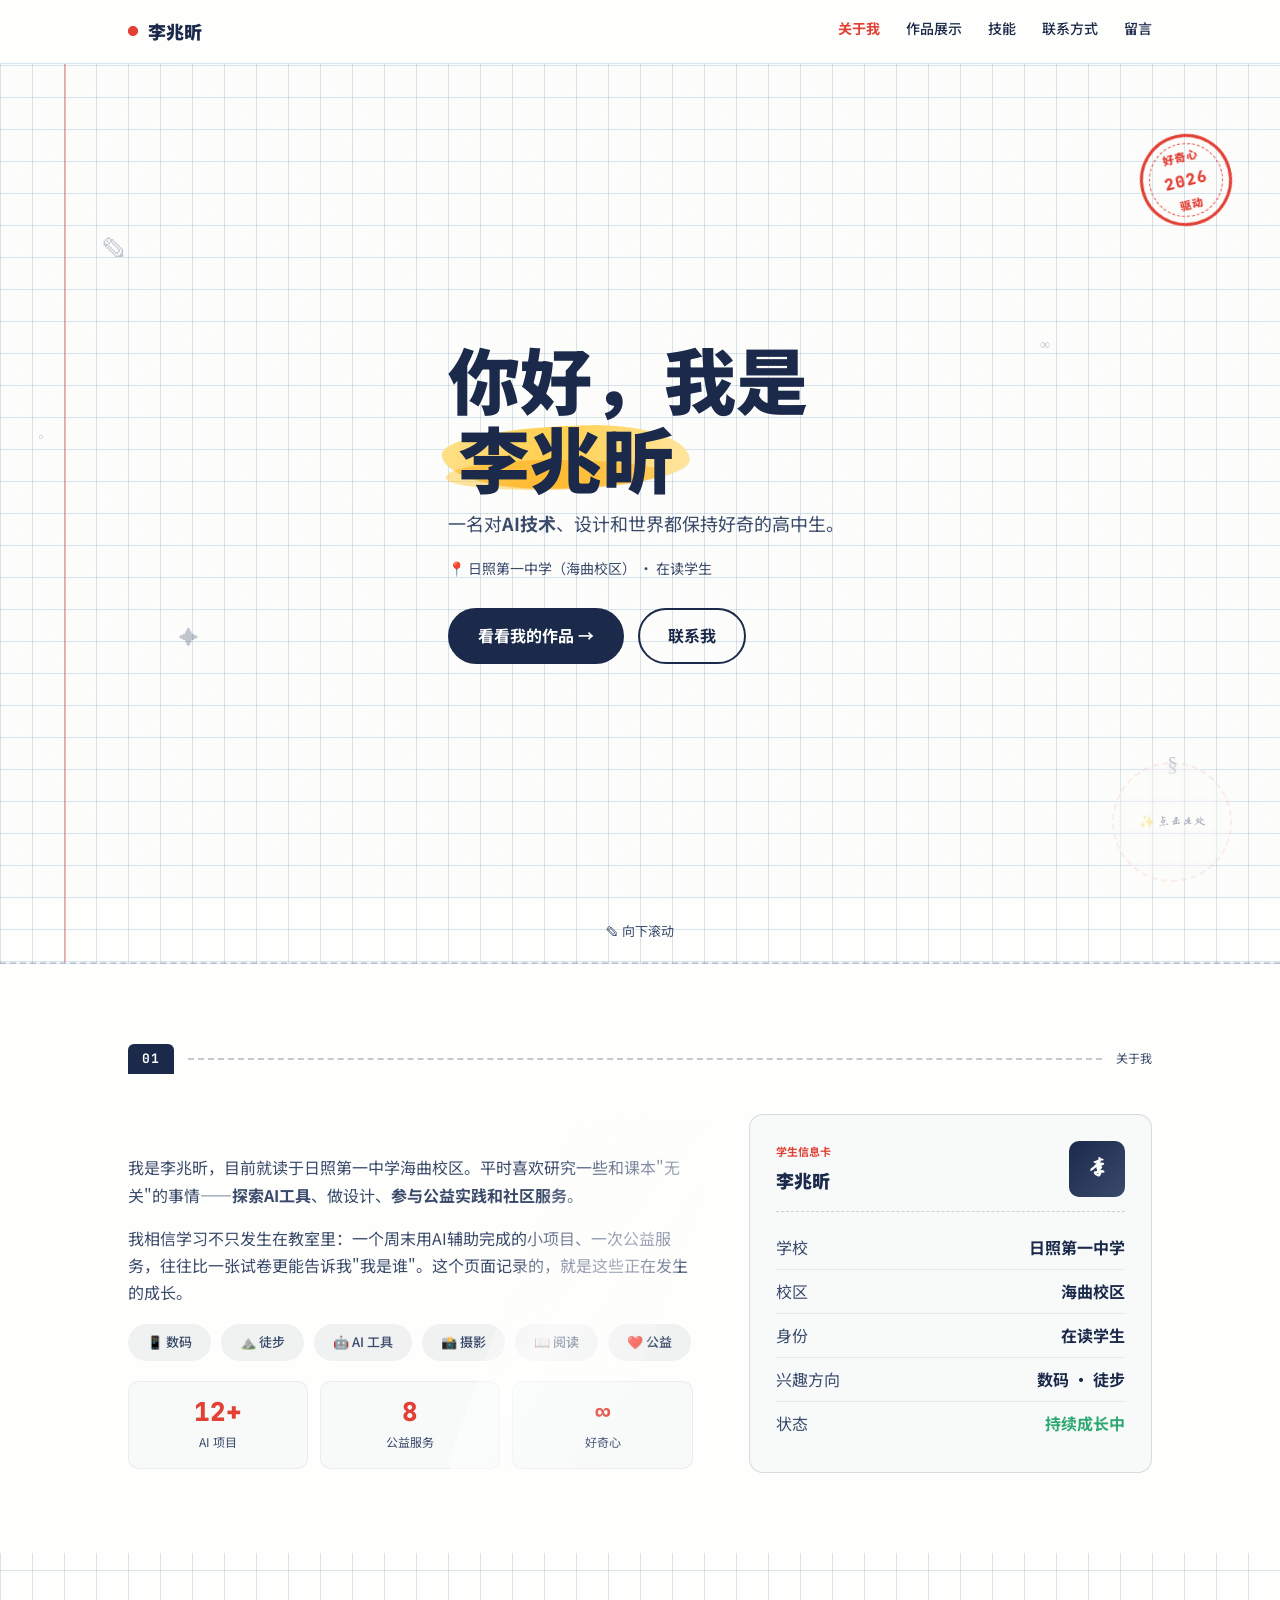
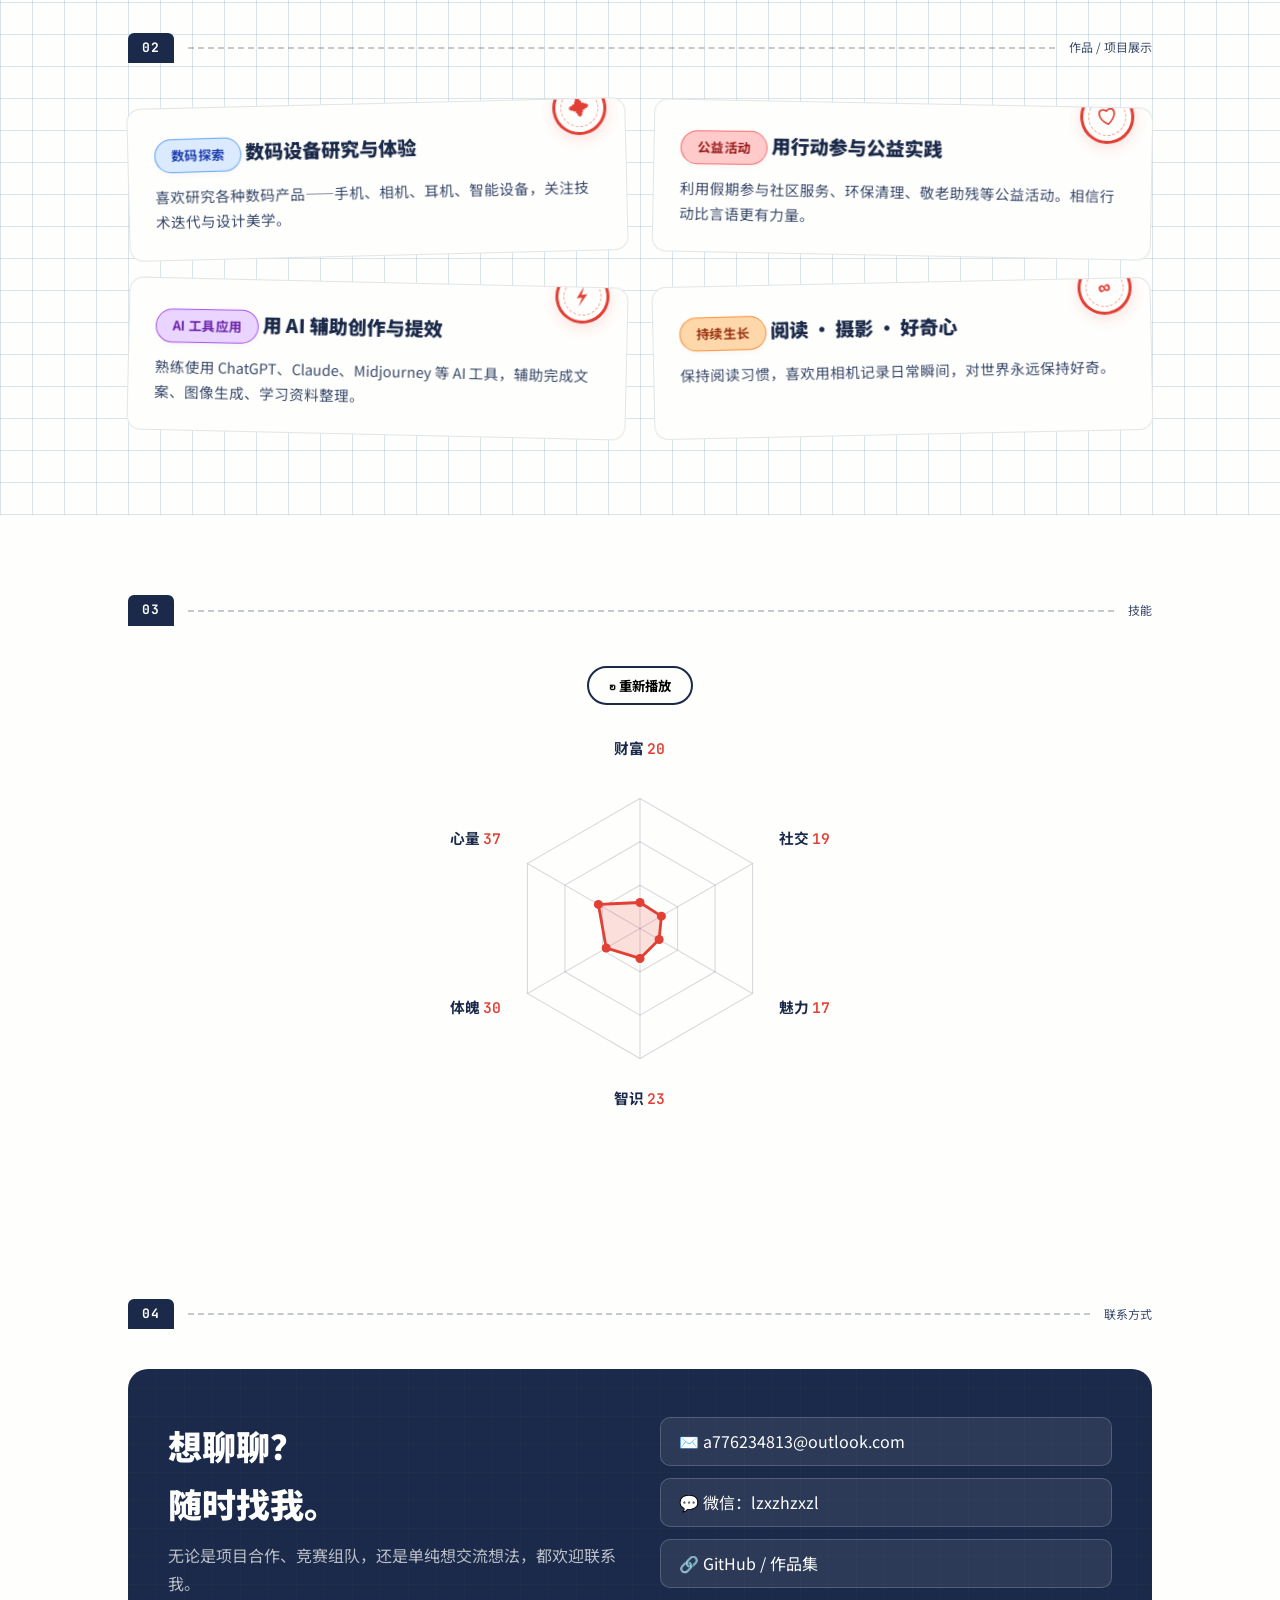
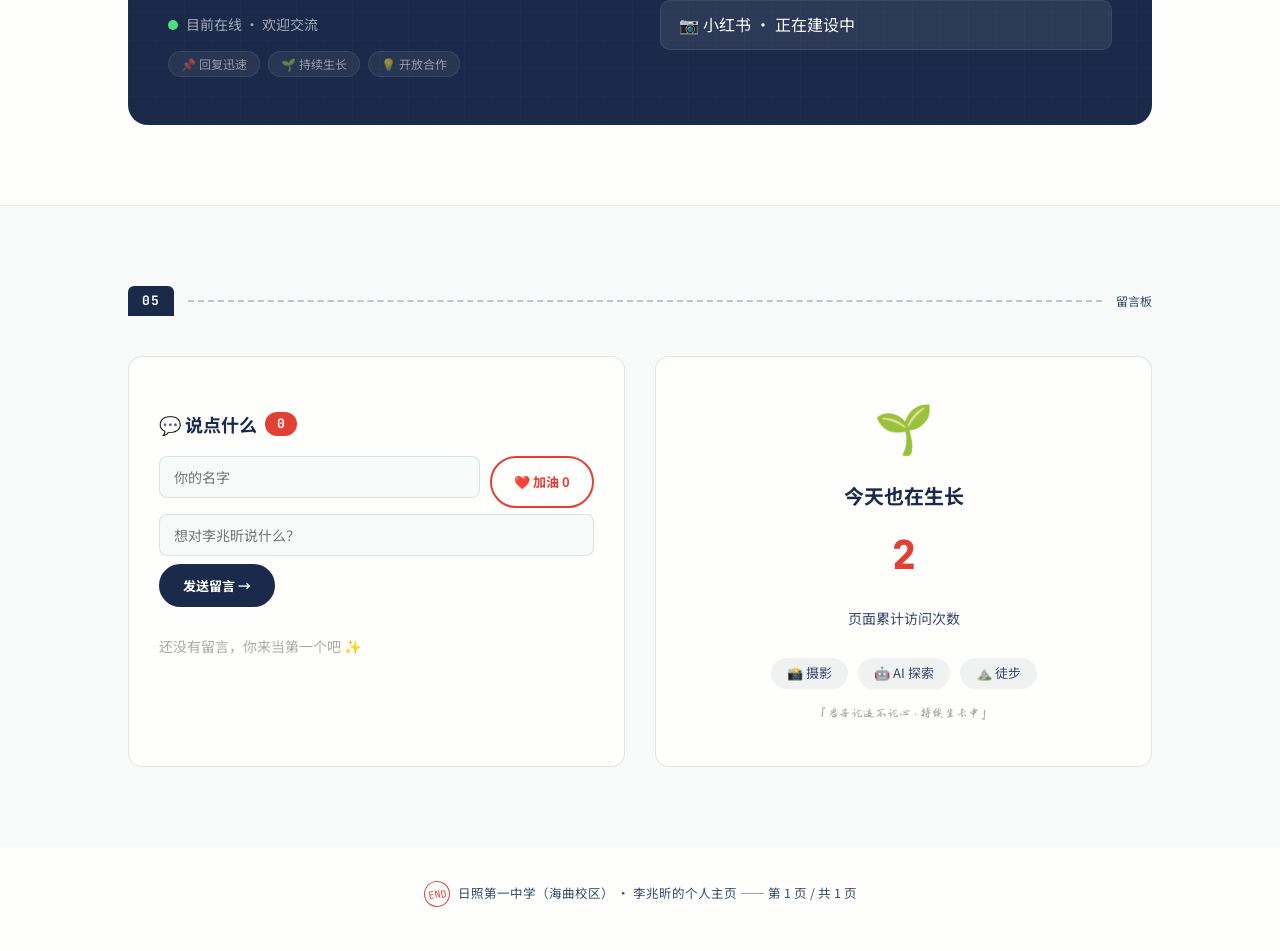
<file: deepseek_html_20260815_e38683 (1).html>
<!DOCTYPE html>
<html lang="zh-CN">
<head>
    <meta charset="UTF-8">
    <meta name="viewport" content="width=device-width, initial-scale=1.0">
    <title>李兆昕 · 个人成长记录</title>
    <link rel="preconnect" href="https://fonts.googleapis.com">
    <link rel="preconnect" href="https://fonts.gstatic.com" crossorigin>
    <link href="https://fonts.googleapis.com/css2?family=Noto+Sans+SC:wght@400;500;700;900&family=Zhi+Mang+Xing&family=JetBrains+Mono:wght@400;600;700&display=swap" rel="stylesheet">
    <style>
        /* ===== 基础变量 ===== */
        :root {
            --paper: #fefefc;
            --paper-alt: #f7faf9;
            --grid-line: rgba(120, 160, 190, .28);
            --ink: #1b2a4a;
            --ink-soft: #3a4a6b;
            --stamp-red: #e23f35;
            --highlighter: #ffd93d;
            --check-green: #2fa872;
            --max-w: 1080px;
            --font-hand: 'Zhi Mang Xing', cursive;
            --font-mono: 'JetBrains Mono', monospace;
            --ease-pop: cubic-bezier(.22, 1.4, .36, 1);
            --ease-smooth: cubic-bezier(.2, .8, .2, 1);
            --shadow-soft: 0 12px 40px rgba(27, 42, 74, .06);
            --shadow-hover: 0 20px 60px rgba(27, 42, 74, .14);
        }
        * {
            box-sizing: border-box;
        }
        html {
            scroll-behavior: smooth;
        }
        body {
            margin: 0;
            background: var(--paper);
            color: var(--ink);
            font-family: 'Noto Sans SC', sans-serif;
            line-height: 1.7;
            -webkit-font-smoothing: antialiased;
            position: relative;
            overflow-x: hidden;
        }
        body::before {
            content: '';
            position: fixed;
            inset: 0;
            z-index: 1;
            pointer-events: none;
            opacity: .5;
            mix-blend-mode: multiply;
            background-image: url("data:image/svg+xml,%3Csvg xmlns='http://www.w3.org/2000/svg' width='120' height='120'%3E%3Cfilter id='n'%3E%3CfeTurbulence type='fractalNoise' baseFrequency='0.85' numOctaves='2' stitchTiles='stitch'/%3E%3CfeColorMatrix type='matrix' values='0 0 0 0 0 0 0 0 0 0 0 0 0 0 0 0 0 0 0.02 0'/%3E%3C/filter%3E%3Crect width='100%25' height='100%25' filter='url(%23n)'/%3E%3C/svg%3E");
        }
        h1,
        h2,
        h3 {
            font-weight: 900;
            margin: 0;
        }
        a {
            color: inherit;
            text-decoration: none;
        }
        .grid-bg {
            background-image: repeating-linear-gradient(0deg, var(--grid-line) 0 1px, transparent 1px 32px),
                repeating-linear-gradient(90deg, var(--grid-line) 0 1px, transparent 1px 32px);
        }
        .wrap {
            max-width: var(--max-w);
            margin: 0 auto;
            padding: 0 28px;
            position: relative;
            z-index: 2;
        }

        ::selection {
            background: var(--highlighter);
            color: var(--ink);
        }

        ::-webkit-scrollbar {
            width: 10px;
            height: 10px;
        }
        ::-webkit-scrollbar-track {
            background: var(--paper-alt);
        }
        ::-webkit-scrollbar-thumb {
            background: rgba(226, 63, 53, .35);
            border-radius: 999px;
            border: 2px solid var(--paper-alt);
        }
        ::-webkit-scrollbar-thumb:hover {
            background: var(--stamp-red);
        }

        .scroll-progress {
            position: fixed;
            top: 0;
            left: 0;
            height: 2.5px;
            width: 0%;
            background: linear-gradient(90deg, var(--stamp-red), var(--highlighter));
            z-index: 100;
            transition: width .08s linear;
        }

        .ink-cursor {
            position: fixed;
            top: 0;
            left: 0;
            width: 18px;
            height: 18px;
            border-radius: 50%;
            border: 1.5px solid var(--stamp-red);
            pointer-events: none;
            z-index: 99;
            transform: translate(-50%, -50%);
            transition: width .18s var(--ease-smooth), height .18s var(--ease-smooth), opacity .2s;
            mix-blend-mode: multiply;
            opacity: 0;
        }
        .ink-cursor.active {
            opacity: .85;
        }
        .ink-cursor.grow {
            width: 36px;
            height: 36px;
            background: rgba(226, 63, 53, .08);
        }
        @media (hover:none),
        (pointer:coarse) {
            .ink-cursor {
                display: none;
            }
        }

        header.nav {
            position: sticky;
            top: 0;
            z-index: 50;
            background: rgba(254, 254, 252, .85);
            backdrop-filter: blur(8px);
            border-bottom: 1px solid var(--grid-line);
            transition: box-shadow .3s ease, border-color .3s ease;
        }
        header.nav.scrolled {
            box-shadow: 0 6px 18px rgba(27, 42, 74, .06);
            border-bottom-color: rgba(27, 42, 74, .05);
        }
        .nav-inner {
            max-width: var(--max-w);
            margin: 0 auto;
            padding: 16px 28px;
            display: flex;
            align-items: center;
            justify-content: space-between;
        }
        .brand {
            display: flex;
            align-items: center;
            gap: 10px;
            font-weight: 900;
            font-size: 18px;
        }
        .brand .dot {
            width: 10px;
            height: 10px;
            border-radius: 50%;
            background: var(--stamp-red);
            position: relative;
        }
        .brand .dot::after {
            content: '';
            position: absolute;
            inset: 0;
            border-radius: 50%;
            border: 1.5px solid var(--stamp-red);
            animation: pulse-ring 2.4s ease-out infinite;
        }
        @keyframes pulse-ring {
            0% {
                transform: scale(1);
                opacity: .8;
            }
            100% {
                transform: scale(2.6);
                opacity: 0;
            }
        }
        nav.links {
            display: flex;
            gap: 26px;
            font-size: 14px;
            font-weight: 500;
            flex-wrap: wrap;
            position: relative;
        }
        nav.links a {
            padding-bottom: 3px;
            border-bottom: 2px solid transparent;
            transition: color .2s, border-color .3s var(--ease-smooth);
            position: relative;
        }
        nav.links a:hover {
            border-bottom-color: var(--stamp-red);
        }
        nav.links a.active {
            color: var(--stamp-red);
            font-weight: 700;
        }
        @media (max-width:640px) {
            nav.links {
                display: none;
            }
        }

        /* ===== Hero ===== */
        .hero {
            position: relative;
            padding: 96px 0 120px;
            border-bottom: 2px dashed rgba(27, 42, 74, .18);
            overflow: hidden;
            min-height: 100vh;
            display: flex;
            align-items: center;
        }
        .hero::before {
            content: '';
            position: absolute;
            top: 0;
            bottom: 0;
            left: 64px;
            width: 2px;
            background: rgba(226, 63, 53, .35);
        }

        .hero .doodle {
            position: absolute;
            font-family: var(--font-hand);
            color: var(--ink-soft);
            opacity: .3;
            pointer-events: auto;
            user-select: none;
            cursor: default;
            transition: transform .45s var(--ease-pop), color .4s, opacity .4s;
            will-change: transform;
            z-index: 0;
        }
        .hero .doodle:hover {
            color: var(--stamp-red);
            opacity: .7;
            transform: scale(1.6) rotate(20deg);
        }
        .hero .doodle-1 {
            top: 18%;
            left: 8%;
            font-size: 26px;
            --r: -8deg;
            animation: float-doodle 7s ease-in-out infinite;
        }
        .hero .doodle-2 {
            top: 62%;
            left: 14%;
            font-size: 20px;
            --r: 10deg;
            animation: float-doodle 7s ease-in-out 1.2s infinite;
        }
        .hero .doodle-3 {
            top: 40%;
            left: 3%;
            font-size: 16px;
            --r: -4deg;
            animation: float-doodle 7s ease-in-out 2.4s infinite;
        }
        .hero .doodle-4 {
            bottom: 20%;
            right: 8%;
            font-size: 22px;
            --r: 6deg;
            animation: float-doodle 8s ease-in-out 0.6s infinite;
        }
        .hero .doodle-5 {
            top: 30%;
            right: 18%;
            font-size: 14px;
            --r: -12deg;
            animation: float-doodle 9s ease-in-out 1.8s infinite;
        }

        @keyframes float-doodle {
            0%,
            100% {
                transform: translateY(0) rotate(var(--r, 0deg));
            }
            50% {
                transform: translateY(-14px) rotate(var(--r, 0deg));
            }
        }

        .hero .blank-interact {
            position: absolute;
            bottom: 80px;
            right: 48px;
            width: 120px;
            height: 120px;
            border-radius: 50%;
            border: 2px dashed rgba(226, 63, 53, .2);
            display: flex;
            align-items: center;
            justify-content: center;
            font-size: 13px;
            color: var(--ink-soft);
            opacity: .4;
            transition: all .4s var(--ease-pop);
            cursor: pointer;
            background: rgba(254, 254, 252, .3);
            backdrop-filter: blur(2px);
            text-align: center;
            line-height: 1.5;
            z-index: 1;
            font-family: var(--font-hand);
        }
        .hero .blank-interact:hover {
            opacity: 1;
            border-color: var(--stamp-red);
            transform: scale(1.08) rotate(-4deg);
            background: rgba(226, 63, 53, .06);
            box-shadow: 0 0 40px rgba(226, 63, 53, .08);
        }
        .hero .blank-interact:active {
            transform: scale(.92);
            transition-duration: .1s;
        }
        .hero .blank-interact .msg {
            transition: opacity .3s;
        }
        .hero .blank-interact .secret {
            position: absolute;
            opacity: 0;
            font-size: 14px;
            transition: opacity .4s;
            color: var(--stamp-red);
        }
        .hero .blank-interact.revealed .msg {
            opacity: 0;
        }
        .hero .blank-interact.revealed .secret {
            opacity: 1;
        }
        @media (max-width:760px) {
            .hero .blank-interact {
                display: none;
            }
        }

        .hero-stamp {
            position: absolute;
            top: 70px;
            right: 48px;
            width: 92px;
            height: 92px;
            border-radius: 50%;
            border: 3px solid var(--stamp-red);
            color: var(--stamp-red);
            display: flex;
            align-items: center;
            justify-content: center;
            flex-direction: column;
            text-align: center;
            font-weight: 900;
            font-size: 11px;
            letter-spacing: 1px;
            transform: rotate(-14deg) scale(0);
            opacity: 0;
            animation: stamp-in .6s var(--ease-pop) .9s forwards;
            z-index: 1;
        }
        .hero-stamp::before {
            content: '';
            position: absolute;
            inset: 6px;
            border: 1px dashed var(--stamp-red);
            border-radius: 50%;
        }
        .hero-stamp span {
            font-family: var(--font-mono);
            font-size: 16px;
            margin-top: 2px;
        }
        @keyframes stamp-in {
            0% {
                transform: rotate(-14deg) scale(2.2);
                opacity: 0;
            }
            60% {
                transform: rotate(-14deg) scale(.9);
                opacity: 1;
            }
            100% {
                transform: rotate(-14deg) scale(1);
                opacity: 1;
            }
        }
        @media (max-width:760px) {
            .hero-stamp {
                display: none;
            }
        }

        .hero h1 {
            font-size: clamp(40px, 7vw, 72px);
            line-height: 1.1;
            opacity: 0;
            transform: translateY(16px);
            animation: hero-in .8s var(--ease-smooth) .1s forwards;
            position: relative;
            z-index: 1;
        }
        .hero h1 .mark {
            position: relative;
            z-index: 1;
            padding: 0 10px;
            display: inline-block;
        }
        .hero h1 .mark::before {
            content: '';
            position: absolute;
            z-index: -1;
            left: -6px;
            right: -6px;
            top: 14%;
            bottom: 6%;
            background: linear-gradient(101deg, #ffe08a 0%, #ffcf4d 45%, #ffe6a3 100%);
            border-radius: 60% 40% 55% 45% / 42% 58% 42% 58%;
            transform: scaleX(0) rotate(-1.1deg);
            transform-origin: 0% 60%;
            mix-blend-mode: multiply;
            box-shadow: 0 1px 0 rgba(27, 42, 74, .04);
            transition: transform 1.05s var(--ease-smooth) .7s;
        }
        .hero h1 .mark::after {
            content: '';
            position: absolute;
            z-index: -1;
            left: -2px;
            right: 10%;
            top: 55%;
            bottom: 8%;
            background: rgba(255, 207, 77, .55);
            border-radius: 50% 50% 60% 40% / 60% 40% 60% 40%;
            transform: scaleX(0);
            transform-origin: 0% 50%;
            mix-blend-mode: multiply;
            transition: transform 1.05s var(--ease-smooth) .95s;
        }
        .hero.loaded h1 .mark::before {
            transform: scaleX(1) rotate(-1.1deg);
        }
        .hero.loaded h1 .mark::after {
            transform: scaleX(1);
        }
        .hero .sub {
            font-size: 18px;
            color: var(--ink-soft);
            max-width: 520px;
            margin-top: 12px;
            opacity: 0;
            transform: translateY(16px);
            animation: hero-in .8s var(--ease-smooth) .3s forwards;
            position: relative;
            z-index: 1;
        }
        .hero .meta {
            opacity: 0;
            transform: translateY(16px);
            animation: hero-in .8s var(--ease-smooth) .45s forwards;
            position: relative;
            z-index: 1;
        }
        .hero .cta-row {
            opacity: 0;
            transform: translateY(16px);
            animation: hero-in .8s var(--ease-smooth) .6s forwards;
            position: relative;
            z-index: 1;
        }
        @keyframes hero-in {
            to {
                opacity: 1;
                transform: translateY(0);
            }
        }

        .btn {
            display: inline-block;
            padding: 12px 28px;
            border-radius: 999px;
            font-weight: 700;
            border: 2px solid var(--ink);
            transition: transform .3s var(--ease-pop), box-shadow .3s, background .2s, color .2s;
            cursor: pointer;
            position: relative;
            overflow: hidden;
            isolation: isolate;
        }
        .btn.primary {
            background: var(--ink);
            color: var(--paper);
        }
        .btn.primary:hover {
            transform: translateY(-3px);
            box-shadow: 0 8px 18px rgba(226, 63, 53, .35);
        }
        .btn.ghost {
            background: transparent;
            color: var(--ink);
        }
        .btn.ghost:hover {
            transform: translateY(-3px);
            box-shadow: 0 8px 18px rgba(255, 217, 61, .55);
        }
        .ripple {
            position: absolute;
            border-radius: 50%;
            background: rgba(255, 255, 255, .55);
            transform: scale(0);
            animation: ripple-anim .6s ease-out forwards;
            pointer-events: none;
            z-index: -1;
        }
        .btn.ghost .ripple {
            background: rgba(226, 63, 53, .18);
        }
        @keyframes ripple-anim {
            to {
                transform: scale(2.6);
                opacity: 0;
            }
        }

        .scroll-hint {
            position: absolute;
            bottom: 20px;
            left: 50%;
            transform: translateX(-50%);
            font-size: 13px;
            color: var(--ink-soft);
            animation: hint-bob 2.2s ease-in-out infinite;
            z-index: 1;
        }
        @keyframes hint-bob {
            0%,
            100% {
                transform: translate(-50%, 0);
            }
            50% {
                transform: translate(-50%, 6px);
            }
        }

        /* ----- 通用板块样式 ----- */
        section {
            padding: 80px 0;
            position: relative;
        }
        .page-divider {
            display: flex;
            align-items: center;
            gap: 14px;
            margin-bottom: 40px;
        }
        .page-divider .tab {
            background: var(--ink);
            color: var(--paper);
            padding: 4px 14px;
            border-radius: 6px 6px 0 0;
            font-size: 13px;
            font-weight: 700;
            letter-spacing: 1px;
            font-family: var(--font-mono);
            transform: scale(0) translateY(10px);
            transform-origin: left bottom;
            transition: transform .5s var(--ease-pop);
        }
        .page-divider .rule {
            flex: 1;
            border-top: 2px dashed rgba(27, 42, 74, .25);
            transform: scaleX(0);
            transform-origin: left;
            transition: transform .8s var(--ease-smooth) .15s;
        }
        .page-divider .num {
            font-size: 12px;
            color: var(--ink-soft);
            opacity: 0;
            transition: opacity .5s ease .5s;
        }
        .page-divider.in-view .tab {
            transform: scale(1) translateY(0);
        }
        .page-divider.in-view .rule {
            transform: scaleX(1);
        }
        .page-divider.in-view .num {
            opacity: 1;
        }

        .reveal {
            opacity: 0;
            transform: translateY(24px);
            transition: opacity .7s ease, transform .7s ease;
        }
        .reveal.in-view {
            opacity: 1;
            transform: translateY(0);
        }

        .wipe-heading {
            clip-path: inset(0 100% 0 0);
            transition: clip-path 1s var(--ease-smooth);
        }
        .wipe-heading.in-view {
            clip-path: inset(0 0% 0 0);
        }

        .spotlight {
            position: relative;
            isolation: isolate;
        }
        .spotlight::before {
            content: '';
            position: absolute;
            inset: 0;
            border-radius: inherit;
            z-index: 0;
            opacity: 0;
            transition: opacity .5s ease;
            pointer-events: none;
            background: radial-gradient(240px circle at var(--mx, 50%) var(--my, 50%), rgba(226, 63, 53, .12), transparent 70%);
        }
        .spotlight:hover::before {
            opacity: 1;
        }
        .spotlight.on-dark::before {
            background: radial-gradient(280px circle at var(--mx, 50%) var(--my, 50%), rgba(255, 217, 61, .16), transparent 70%);
        }

        /* ===== 01 关于我 ===== */
        .about-grid {
            display: grid;
            grid-template-columns: 1.4fr 1fr;
            gap: 56px;
        }
        @media (max-width:760px) {
            .about-grid {
                grid-template-columns: 1fr;
            }
        }
        .about-text p {
            color: var(--ink-soft);
            font-size: 16px;
            margin: 0 0 16px;
        }
        .interest-tags {
            display: flex;
            flex-wrap: wrap;
            gap: 10px;
            margin-top: 18px;
        }
        .interest-tags span {
            padding: 6px 18px;
            border-radius: 999px;
            font-size: 13px;
            font-weight: 500;
            background: rgba(27, 42, 74, .06);
            color: var(--ink-soft);
            transition: all .3s var(--ease-pop);
            border: 1px solid transparent;
            cursor: default;
        }
        .interest-tags span:hover {
            background: var(--highlighter);
            color: var(--ink);
            border-color: rgba(27, 42, 74, .1);
            transform: translateY(-2px) scale(1.02);
            box-shadow: 0 4px 12px rgba(255, 217, 61, .35);
        }
        .stats-row {
            display: grid;
            grid-template-columns: repeat(3, 1fr);
            gap: 12px;
            margin-top: 20px;
        }
        .stats-row .stat-item {
            background: var(--paper-alt);
            border-radius: 10px;
            padding: 14px 10px;
            text-align: center;
            border: 1px solid rgba(27, 42, 74, .06);
            transition: transform .3s var(--ease-pop), box-shadow .3s;
            cursor: default;
        }
        .stats-row .stat-item:hover {
            transform: translateY(-3px);
            box-shadow: 0 6px 16px rgba(27, 42, 74, .06);
        }
        .stats-row .stat-item .num {
            font-size: 26px;
            font-weight: 900;
            font-family: var(--font-mono);
            color: var(--stamp-red);
            display: block;
            line-height: 1.2;
        }
        .stats-row .stat-item .label {
            font-size: 12px;
            color: var(--ink-soft);
        }

        .id-card {
            background: var(--paper-alt);
            border: 1.5px solid rgba(27, 42, 74, .15);
            border-radius: 14px;
            padding: 26px;
            position: relative;
            transition: transform .4s var(--ease-pop), box-shadow .4s;
        }
        .id-card>* {
            position: relative;
            z-index: 1;
        }
        .about-grid.reveal.in-view .id-card {
            transition: transform .6s var(--ease-pop) .2s, box-shadow .4s;
        }
        .id-card:hover {
            transform: translateY(-6px) rotate(-.6deg);
            box-shadow: 10px 14px 0 rgba(27, 42, 74, .08);
        }
        .id-card::after {
            content: '';
            position: absolute;
            top: 0;
            left: -60%;
            width: 40%;
            height: 100%;
            background: linear-gradient(115deg, transparent, rgba(255, 255, 255, .55), transparent);
            transform: skewX(-20deg);
            transition: left .9s ease;
            clip-path: inset(0 round 14px);
            z-index: 1;
        }
        .id-card:hover::after {
            left: 130%;
        }
        .id-card .avatar {
            width: 56px;
            height: 56px;
            border-radius: 10px;
            background: linear-gradient(135deg, var(--ink), var(--ink-soft));
            display: flex;
            align-items: center;
            justify-content: center;
            color: var(--paper);
            font-size: 22px;
            font-weight: 900;
            font-family: var(--font-hand);
            transition: transform .4s var(--ease-pop);
        }
        .id-card:hover .avatar {
            transform: rotate(-8deg) scale(1.06);
        }
        .id-row {
            display: flex;
            justify-content: space-between;
            padding: 8px 0;
            border-bottom: 1px solid rgba(27, 42, 74, .08);
        }
        .id-row span:first-child {
            color: var(--ink-soft);
        }
        .id-row span:last-child {
            font-weight: 700;
        }

        /* ==============================================================
                   02 作品展示（★ 标签变彩色贴纸，徽章更突出 ★）
                   ============================================================== */
        .cards-grid {
            display: grid;
            grid-template-columns: repeat(2, 1fr);
            gap: 26px;
        }
        @media (max-width:760px) {
            .cards-grid {
                grid-template-columns: 1fr;
            }
        }

        .card {
            background: var(--paper);
            border: 1.5px solid rgba(27, 42, 74, .12);
            border-radius: 14px;
            padding: 28px 26px 26px;
            position: relative;
            transition: transform .4s var(--ease-pop), box-shadow .4s var(--ease-pop), border-color .3s;
            transform: translateY(24px) rotate(var(--r, 0deg));
            opacity: 0;
            will-change: transform;
            cursor: default;
            overflow: hidden;
        }
        .cards-grid.reveal.in-view .card {
            opacity: 1;
            transform: translateY(0) rotate(var(--r, 0deg));
            transition: opacity .6s ease var(--d, 0s), transform .6s var(--ease-pop) var(--d, 0s), border-color .3s;
        }

        .card:hover {
            transform: translateY(-8px) scale(1.015);
            box-shadow: var(--shadow-hover);
            border-color: rgba(226, 63, 53, .25);
        }

        /* ★★★ score 徽章（加大，更醒目） ★★★ */
        .card .score {
            position: absolute;
            top: -18px;
            right: 18px;
            width: 54px;
            height: 54px;
            border-radius: 50%;
            border: 3px solid var(--stamp-red);
            color: var(--stamp-red);
            background: var(--paper);
            display: flex;
            align-items: center;
            justify-content: center;
            font-weight: 900;
            font-size: 20px;
            font-family: var(--font-mono);
            transform: rotate(-10deg);
            transition: transform .45s var(--ease-pop), box-shadow .35s, background .3s;
            box-shadow: 0 4px 14px rgba(226, 63, 53, .15);
            z-index: 2;
        }
        .card .score::before {
            content: '';
            position: absolute;
            inset: 5px;
            border: 1.5px dashed rgba(226, 63, 53, .5);
            border-radius: 50%;
            transition: transform .45s var(--ease-pop);
        }
        .card:hover .score {
            transform: rotate(12deg) scale(1.14);
            box-shadow: 0 8px 24px rgba(226, 63, 53, .25);
            background: rgba(226, 63, 53, .06);
        }
        .card:hover .score::before {
            transform: rotate(25deg);
        }

        /* ★★★ 标签变成彩色贴纸 ★★★ */
        .card .tag {
            display: inline-block;
            font-size: 13px;
            font-weight: 700;
            padding: 5px 16px;
            border-radius: 999px;
            margin-bottom: 12px;
            letter-spacing: .3px;
            border: 1.5px solid transparent;
            transition: all .35s var(--ease-pop);
            box-shadow: 0 2px 6px rgba(0, 0, 0, .04);
            transform: rotate(-0.5deg);
            position: relative;
            /* 每个卡片单独颜色通过 nth-child 设置 */;
        }
        /* 卡片1：数码探索 → 蓝色贴纸 */
        .card:nth-child(1) .tag {
            background: #dbeafe;
            border-color: #60a5fa;
            color: #1e40af;
        }
        .card:nth-child(1):hover .tag {
            background: #bfdbfe;
            border-color: #3b82f6;
            color: #1e3a8a;
            transform: translateX(4px) scale(1.04) rotate(0.5deg);
            box-shadow: 0 4px 12px rgba(59, 130, 246, .25);
        }
        /* 卡片2：公益活动 → 红色贴纸 */
        .card:nth-child(2) .tag {
            background: #fecaca;
            border-color: #f87171;
            color: #991b1b;
        }
        .card:nth-child(2):hover .tag {
            background: #fca5a5;
            border-color: #ef4444;
            color: #7f1d1d;
            transform: translateX(4px) scale(1.04) rotate(0.5deg);
            box-shadow: 0 4px 12px rgba(239, 68, 68, .25);
        }
        /* 卡片3：AI 工具 → 紫色贴纸 */
        .card:nth-child(3) .tag {
            background: #e9d5ff;
            border-color: #a855f7;
            color: #6b21a8;
        }
        .card:nth-child(3):hover .tag {
            background: #d8b4fe;
            border-color: #9333ea;
            color: #581c87;
            transform: translateX(4px) scale(1.04) rotate(0.5deg);
            box-shadow: 0 4px 12px rgba(168, 85, 247, .25);
        }
        /* 卡片4：持续生长 → 橙色贴纸 */
        .card:nth-child(4) .tag {
            background: #fed7aa;
            border-color: #fb923c;
            color: #9a3412;
        }
        .card:nth-child(4):hover .tag {
            background: #fdba74;
            border-color: #f97316;
            color: #7c2d12;
            transform: translateX(4px) scale(1.04) rotate(0.5deg);
            box-shadow: 0 4px 12px rgba(249, 115, 22, .25);
        }

        /* 标题下划线动画（保留） */
        .card h3 {
            font-size: 19px;
            margin-bottom: 8px;
            transition: color .3s;
            position: relative;
            display: inline-block;
        }
        .card h3::after {
            content: '';
            position: absolute;
            left: 0;
            bottom: -2px;
            width: 0%;
            height: 2.5px;
            background: var(--stamp-red);
            transition: width .45s var(--ease-pop);
            border-radius: 999px;
        }
        .card:hover h3::after {
            width: 100%;
        }
        .card:hover h3 {
            color: var(--stamp-red);
        }

        .card p {
            font-size: 14.5px;
            color: var(--ink-soft);
            margin: 0;
            transition: color .3s;
        }
        .card:hover p {
            color: var(--ink);
        }

        /* 底部装饰线（保留） */
        .card::after {
            content: '';
            position: absolute;
            bottom: 0;
            left: 0;
            right: 0;
            height: 3px;
            background: linear-gradient(90deg, var(--stamp-red), var(--highlighter), var(--stamp-red));
            background-size: 200% 100%;
            transform: scaleX(0);
            transform-origin: left;
            transition: transform .5s var(--ease-smooth);
            border-radius: 0 0 14px 14px;
        }
        .card:hover::after {
            transform: scaleX(1);
            animation: shimmer-line 2s linear infinite;
        }
        @keyframes shimmer-line {
            0% {
                background-position: 200% 0;
            }
            100% {
                background-position: -200% 0;
            }
        }

        /* ===== 雷达图 ===== */
        .radar-panel {
            display: flex;
            flex-direction: column;
            align-items: center;
            gap: 20px;
        }
        .radar-replay {
            border: 2px solid var(--ink);
            background: transparent;
            padding: 8px 20px;
            border-radius: 999px;
            font-weight: 700;
            cursor: pointer;
            transition: background .2s, color .2s, transform .3s var(--ease-pop);
            font-family: inherit;
        }
        .radar-replay:hover {
            background: var(--ink);
            color: var(--paper);
            transform: translateY(-2px);
        }
        .radar-replay .spin {
            display: inline-block;
            transition: transform .6s var(--ease-pop);
        }
        .radar-replay.spinning .spin {
            transform: rotate(360deg);
        }
        .radar-wrap {
            width: 100%;
            max-width: 520px;
            margin: 0 auto;
        }
        .radar-svg {
            width: 100%;
            height: auto;
        }
        .radar-grid {
            fill: none;
            stroke: rgba(27, 42, 74, .16);
            stroke-width: 1;
        }
        .radar-axis {
            stroke: rgba(27, 42, 74, .16);
            stroke-width: 1;
        }
        .radar-data {
            fill: rgba(226, 63, 53, .16);
            stroke: var(--stamp-red);
            stroke-width: 2.5;
            stroke-linejoin: round;
            transform: scale(0);
            transform-origin: 230px 180px;
            transition: transform 1.1s cubic-bezier(.2, .8, .2, 1);
            filter: drop-shadow(0 0 0 rgba(226, 63, 53, 0));
        }
        .radar-dots {
            transform: scale(0);
            transform-origin: 230px 180px;
            opacity: 0;
            transition: transform 1.1s cubic-bezier(.2, .8, .2, 1), opacity 0.5s ease 0.9s;
        }
        .reveal.in-view .radar-data {
            transform: scale(1);
            animation: radar-glow 3s ease-in-out 1.2s infinite;
        }
        .reveal.in-view .radar-dots {
            transform: scale(1);
            opacity: 1;
        }
        @keyframes radar-glow {
            0%,
            100% {
                filter: drop-shadow(0 0 0px rgba(226, 63, 53, .0));
            }
            50% {
                filter: drop-shadow(0 0 6px rgba(226, 63, 53, .45));
            }
        }
        .radar-dot {
            fill: var(--stamp-red);
            transition: r .2s;
        }
        .radar-label {
            font-size: 13px;
            font-weight: 700;
            fill: var(--ink);
            opacity: 0;
            transform: translateY(6px);
            transition: opacity .6s, transform .6s;
        }
        .reveal.in-view .radar-label {
            opacity: 1;
            transform: translateY(0);
        }
        .radar-label .pct {
            font-family: 'JetBrains Mono', monospace;
            font-weight: 600;
            fill: var(--stamp-red);
        }

        /* ===== 04 联系方式 ===== */
        .contact-box {
            background: var(--ink);
            color: var(--paper);
            border-radius: 20px;
            padding: 48px 40px;
            display: grid;
            grid-template-columns: 1fr 1fr;
            gap: 40px;
            position: relative;
            overflow: hidden;
        }
        .contact-box::after {
            content: '';
            position: absolute;
            inset: 0;
            opacity: .5;
            z-index: 0;
            background-image: repeating-linear-gradient(0deg, rgba(255, 255, 255, .035) 0 1px, transparent 1px 28px),
                repeating-linear-gradient(90deg, rgba(255, 255, 255, .035) 0 1px, transparent 1px 28px);
            pointer-events: none;
        }
        .contact-box>* {
            position: relative;
            z-index: 1;
        }
        .contact-left h2 {
            font-size: clamp(26px, 4vw, 34px);
        }
        .contact-left p {
            color: rgba(254, 254, 252, .7);
            margin-top: 10px;
        }
        .contact-left .status-indicator {
            display: flex;
            align-items: center;
            gap: 8px;
            margin-top: 16px;
            font-size: 14px;
            color: rgba(254, 254, 252, .6);
        }
        .contact-left .status-indicator .dot {
            width: 10px;
            height: 10px;
            border-radius: 50%;
            background: #4ade80;
            animation: status-pulse 2s ease-in-out infinite;
            display: inline-block;
        }
        @keyframes status-pulse {
            0%,
            100% {
                opacity: 1;
                transform: scale(1);
            }
            50% {
                opacity: .5;
                transform: scale(.8);
            }
        }
        .contact-links {
            display: flex;
            flex-direction: column;
            gap: 12px;
        }
        .contact-links a {
            display: flex;
            align-items: center;
            gap: 10px;
            padding: 10px 18px;
            border-radius: 10px;
            background: rgba(255, 255, 255, .08);
            border: 1px solid rgba(255, 255, 255, .18);
            transition: background .25s, color .25s, transform .3s var(--ease-pop);
        }
        .contact-links a:hover {
            background: var(--highlighter);
            color: var(--ink);
            transform: translateX(6px);
        }
        .contact-extra {
            display: flex;
            flex-wrap: wrap;
            gap: 8px;
            margin-top: 14px;
        }
        .contact-extra span {
            font-size: 12px;
            padding: 2px 12px;
            border-radius: 999px;
            background: rgba(255, 255, 255, .06);
            border: 1px solid rgba(255, 255, 255, .08);
            color: rgba(254, 254, 252, .5);
        }

        /* ===== 05 留言板 ===== */
        .guestbook-grid {
            display: grid;
            grid-template-columns: 1fr 1fr;
            gap: 30px;
        }
        @media (max-width:760px) {
            .guestbook-grid {
                grid-template-columns: 1fr;
            }
        }
        .guestbook-box {
            background: var(--paper);
            border: 1.5px solid rgba(27, 42, 74, .12);
            border-radius: 14px;
            padding: 28px 30px;
            transition: transform .35s var(--ease-pop), box-shadow .35s;
        }
        .guestbook-box:hover {
            transform: translateY(-4px);
            box-shadow: 6px 8px 0 rgba(27, 42, 74, .06);
        }
        .guestbook-box h4 {
            font-size: 18px;
            margin-bottom: 16px;
            display: flex;
            align-items: center;
            gap: 8px;
        }
        .guestbook-box h4 .badge {
            background: var(--stamp-red);
            color: white;
            font-size: 13px;
            font-family: var(--font-mono);
            border-radius: 999px;
            padding: 0 12px;
            line-height: 24px;
            transition: transform .3s var(--ease-pop);
        }
        .msg-input {
            width: 100%;
            padding: 10px 14px;
            border: 1.5px solid rgba(27, 42, 74, .12);
            border-radius: 8px;
            font-size: 14px;
            font-family: inherit;
            margin-bottom: 10px;
            background: var(--paper-alt);
            transition: border-color .2s, box-shadow .2s;
        }
        .msg-input:focus {
            outline: none;
            border-color: var(--stamp-red);
            box-shadow: 0 0 0 4px rgba(226, 63, 53, .12);
        }
        .msg-row {
            display: flex;
            gap: 10px;
            flex-wrap: wrap;
            margin-bottom: 6px;
        }
        .msg-row input {
            flex: 1;
            min-width: 100px;
        }
        .btn-sm {
            padding: 10px 22px;
            border-radius: 999px;
            border: 2px solid var(--ink);
            background: var(--ink);
            color: white;
            font-weight: 700;
            font-size: 13px;
            cursor: pointer;
            transition: transform .3s var(--ease-pop), box-shadow .2s, background .2s, border-color .2s;
            font-family: inherit;
            position: relative;
            overflow: hidden;
            isolation: isolate;
        }
        .btn-sm:hover {
            transform: translateY(-2px);
            box-shadow: 0 4px 12px rgba(226, 63, 53, .3);
            background: var(--stamp-red);
            border-color: var(--stamp-red);
        }
        .btn-sm.heart {
            background: transparent;
            border-color: var(--stamp-red);
            color: var(--stamp-red);
            position: relative;
        }
        .btn-sm.heart:hover {
            background: var(--stamp-red);
            color: white;
        }
        .heart-particle {
            position: absolute;
            pointer-events: none;
            font-size: 14px;
            animation: heart-float 1s ease-out forwards;
        }
        @keyframes heart-float {
            0% {
                transform: translate(-50%, 0) scale(.6);
                opacity: 1;
            }
            100% {
                transform: translate(var(--dx, 0), -60px) scale(1.1);
                opacity: 0;
            }
        }
        .msg-list {
            margin-top: 16px;
            max-height: 200px;
            overflow-y: auto;
            font-size: 14px;
        }
        .msg-item {
            padding: 8px 0;
            border-bottom: 1px solid rgba(27, 42, 74, .06);
            display: flex;
            gap: 10px;
            align-items: baseline;
            animation: msg-in .45s var(--ease-pop);
        }
        @keyframes msg-in {
            from {
                opacity: 0;
                transform: translateX(-14px);
            }
            to {
                opacity: 1;
                transform: translateX(0);
            }
        }
        .msg-item .name {
            font-weight: 700;
            color: var(--stamp-red);
            white-space: nowrap;
        }
        .msg-item .text {
            color: var(--ink-soft);
            word-break: break-word;
        }
        .msg-item .time {
            font-size: 11px;
            font-family: var(--font-mono);
            color: #aaa;
            margin-left: auto;
            white-space: nowrap;
        }
        .empty-msg {
            color: #aaa;
            font-size: 14px;
            padding: 12px 0;
        }
        .visit-box {
            display: flex;
            flex-direction: column;
            align-items: center;
            justify-content: center;
            text-align: center;
        }
        .visit-box .icon {
            font-size: 48px;
            margin-bottom: 8px;
            display: inline-block;
            animation: sway 4s ease-in-out infinite;
        }
        @keyframes sway {
            0%,
            100% {
                transform: rotate(-6deg);
            }
            50% {
                transform: rotate(6deg);
            }
        }
        .visit-box .big-number {
            font-size: 40px;
            font-weight: 900;
            font-family: var(--font-mono);
            color: var(--stamp-red);
            margin: 4px 0;
        }
        .tag-group {
            display: flex;
            gap: 10px;
            flex-wrap: wrap;
            justify-content: center;
            margin-top: 14px;
        }
        .tag-group span {
            padding: 4px 16px;
            border-radius: 999px;
            font-size: 13px;
            background: rgba(27, 42, 74, .06);
            color: var(--ink-soft);
            transition: background .2s, transform .2s;
            cursor: default;
        }
        .tag-group span:hover {
            background: var(--highlighter);
            color: var(--ink);
            transform: translateY(-2px);
        }

        footer {
            text-align: center;
            padding: 34px 0 44px;
            font-size: 12.5px;
            color: var(--ink-soft);
            position: relative;
            z-index: 2;
        }
        footer .end-stamp {
            display: inline-flex;
            align-items: center;
            justify-content: center;
            width: 26px;
            height: 26px;
            border-radius: 50%;
            border: 1.5px solid var(--stamp-red);
            color: var(--stamp-red);
            font-size: 10px;
            font-family: var(--font-mono);
            margin-right: 8px;
            transform: rotate(-8deg);
        }

        .to-top {
            position: fixed;
            right: 26px;
            bottom: 26px;
            width: 48px;
            height: 48px;
            border-radius: 50%;
            background: var(--ink);
            color: var(--paper);
            display: flex;
            align-items: center;
            justify-content: center;
            font-size: 18px;
            cursor: pointer;
            z-index: 60;
            border: none;
            box-shadow: 0 6px 16px rgba(27, 42, 74, .25);
            opacity: 0;
            transform: translateY(16px) scale(.8);
            pointer-events: none;
            transition: opacity .3s, transform .3s var(--ease-pop), background .2s;
        }
        .to-top.show {
            opacity: 1;
            transform: translateY(0) scale(1);
            pointer-events: auto;
        }
        .to-top:hover {
            background: var(--stamp-red);
            transform: translateY(-4px) rotate(-8deg);
        }

        @media (prefers-reduced-motion: reduce) {
            * {
                animation-duration: .001ms !important;
                animation-iteration-count: 1 !important;
                transition-duration: .001ms !important;
                scroll-behavior: auto !important;
            }
        }
    </style>
</head>
<body>

    <div class="scroll-progress" id="scrollProgress"></div>
    <div class="ink-cursor" id="inkCursor"></div>

    <!-- ===== 导航 ===== -->
    <header class="nav">
        <div class="nav-inner">
            <div class="brand"><span class="dot"></span>李兆昕</div>
            <nav class="links" id="navLinks">
                <a href="#about" data-section="about">关于我</a>
                <a href="#projects" data-section="projects">作品展示</a>
                <a href="#skills" data-section="skills">技能</a>
                <a href="#contact" data-section="contact">联系方式</a>
                <a href="#guestbook" data-section="guestbook">留言</a>
            </nav>
        </div>
    </header>

    <!-- ===== Hero ===== -->
    <section class="hero grid-bg" id="heroSection">
        <span class="doodle doodle-1">✎</span>
        <span class="doodle doodle-2">✦</span>
        <span class="doodle doodle-3">◦</span>
        <span class="doodle doodle-4">§</span>
        <span class="doodle doodle-5">∞</span>

        <div class="blank-interact" id="blankInteract">
            <span class="msg">✨ 点击此处</span>
            <span class="secret">🎉 你也好奇！</span>
        </div>

        <div class="hero-stamp">好奇心<br><span>2026</span>驱动</div>
        <div class="wrap" style="padding-left:40px;">
            <h1>你好，我是<br><span class="mark">李兆昕</span></h1>
            <p class="sub">一名对<strong>AI技术</strong>、设计和世界都保持好奇的高中生。</p>
            <div class="meta" style="margin-top:16px;font-size:14px;color:var(--ink-soft);">
                📍 日照第一中学（海曲校区） · 在读学生
            </div>
            <div class="cta-row" style="margin-top:28px;display:flex;gap:14px;flex-wrap:wrap;">
                <a href="#projects" class="btn primary magnetic">看看我的作品 →</a>
                <a href="#contact" class="btn ghost magnetic">联系我</a>
            </div>
        </div>
        <div class="scroll-hint">✎ 向下滚动</div>
    </section>

    <!-- ===== 01 关于我 ===== -->
    <section id="about">
        <div class="wrap">
            <div class="page-divider">
                <span class="tab">01</span><span class="rule"></span><span class="num">关于我</span>
            </div>
            <div class="about-grid reveal">
                <div class="about-text">
                    <h2 class="wipe-heading">爱折腾的<span style="background:var(--highlighter);padding:0 4px;">好奇心</span>，是我最大的驱动力</h2>
                    <p>我是李兆昕，目前就读于日照第一中学海曲校区。平时喜欢研究一些和课本"无关"的事情——<strong>探索AI工具</strong>、做设计、<strong>参与公益实践和社区服务</strong>。</p>
                    <p>我相信学习不只发生在教室里：一个周末用AI辅助完成的小项目、一次公益服务，往往比一张试卷更能告诉我"我是谁"。这个页面记录的，就是这些正在发生的成长。</p>

                    <div class="interest-tags">
                        <span>📱 数码</span>
                        <span>⛰️ 徒步</span>
                        <span>🤖 AI 工具</span>
                        <span>📸 摄影</span>
                        <span>📖 阅读</span>
                        <span>❤️ 公益</span>
                    </div>

                    <div class="stats-row">
                        <div class="stat-item">
                            <span class="num">12+</span>
                            <span class="label">AI 项目</span>
                        </div>
                        <div class="stat-item">
                            <span class="num">8</span>
                            <span class="label">公益服务</span>
                        </div>
                        <div class="stat-item">
                            <span class="num">∞</span>
                            <span class="label">好奇心</span>
                        </div>
                    </div>
                </div>

                <div class="id-card spotlight">
                    <div style="display:flex;justify-content:space-between;align-items:center;border-bottom:1.5px dashed rgba(27,42,74,.2);padding-bottom:14px;margin-bottom:14px;">
                        <div><div style="font-size:11px;color:var(--stamp-red);font-weight:700;">学生信息卡</div><div style="font-size:18px;font-weight:900;margin-top:4px;">李兆昕</div></div>
                        <div class="avatar">李</div>
                    </div>
                    <div class="id-row"><span>学校</span><span>日照第一中学</span></div>
                    <div class="id-row"><span>校区</span><span>海曲校区</span></div>
                    <div class="id-row"><span>身份</span><span>在读学生</span></div>
                    <div class="id-row"><span>兴趣方向</span><span>数码 · 徒步</span></div>
                    <div class="id-row" style="border-bottom:none;"><span>状态</span><span style="color:var(--check-green);">持续成长中</span></div>
                </div>
            </div>
        </div>
    </section>

    <!-- ===== 02 作品展示（彩色贴纸标签 + 突出印章） ===== -->
    <section id="projects" class="grid-bg">
        <div class="wrap">
            <div class="page-divider">
                <span class="tab">02</span><span class="rule"></span><span class="num">作品 / 项目展示</span>
            </div>
            <div class="cards-grid reveal">
                <div class="card spotlight" style="--r:-1.4deg; --d:0s;">
                    <div class="score">✦</div>
                    <span class="tag">数码探索</span>
                    <h3>数码设备研究与体验</h3>
                    <p>喜欢研究各种数码产品——手机、相机、耳机、智能设备，关注技术迭代与设计美学。</p>
                </div>
                <div class="card spotlight" style="--r:1.1deg; --d:.08s;">
                    <div class="score">♡</div>
                    <span class="tag">公益活动</span>
                    <h3>用行动参与公益实践</h3>
                    <p>利用假期参与社区服务、环保清理、敬老助残等公益活动。相信行动比言语更有力量。</p>
                </div>
                <div class="card spotlight" style="--r:1.3deg; --d:.16s;">
                    <div class="score">⚡</div>
                    <span class="tag">AI 工具应用</span>
                    <h3>用 AI 辅助创作与提效</h3>
                    <p>熟练使用 ChatGPT、Claude、Midjourney 等 AI 工具，辅助完成文案、图像生成、学习资料整理。</p>
                </div>
                <div class="card spotlight" style="--r:-1.2deg; --d:.24s;">
                    <div class="score">∞</div>
                    <span class="tag">持续生长</span>
                    <h3>阅读 · 摄影 · 好奇心</h3>
                    <p>保持阅读习惯，喜欢用相机记录日常瞬间，对世界永远保持好奇。</p>
                </div>
            </div>
        </div>
    </section>

    <!-- ===== 03 技能 ===== -->
    <section id="skills">
        <div class="wrap">
            <div class="page-divider">
                <span class="tab">03</span><span class="rule"></span><span class="num">技能</span>
            </div>
            <div class="radar-panel">
                <button class="radar-replay" id="radarReplay"><span class="spin">↻</span> 重新播放</button>
                <div class="radar-wrap reveal" id="radarWrap">
                    <svg class="radar-svg" viewBox="0 0 460 360">
                        <polygon class="radar-grid" points="230,65 329.6,122.5 329.6,237.5 230,295 130.4,237.5 130.4,122.5" />
                        <polygon class="radar-grid" points="230,103.3 296.4,141.65 296.4,218.35 230,256.7 163.6,218.35 163.6,141.65" />
                        <polygon class="radar-grid" points="230,141.7 263.2,160.85 263.2,199.15 230,218.3 196.8,199.15 196.8,160.85" />
                        <line class="radar-axis" x1="230" y1="180" x2="230" y2="65" />
                        <line class="radar-axis" x1="230" y1="180" x2="329.6" y2="122.5" />
                        <line class="radar-axis" x1="230" y1="180" x2="329.6" y2="237.5" />
                        <line class="radar-axis" x1="230" y1="180" x2="230" y2="295" />
                        <line class="radar-axis" x1="230" y1="180" x2="130.4" y2="237.5" />
                        <line class="radar-axis" x1="230" y1="180" x2="130.4" y2="122.5" />
                        <polygon class="radar-data" id="radarData" points="230,157 248.9,169.1 246.9,189.8 230,206.5 200.1,197.3 193.2,158.7" />
                        <g class="radar-dots" id="radarDots">
                            <circle cx="230" cy="157" r="4" class="radar-dot" />
                            <circle cx="248.9" cy="169.1" r="4" class="radar-dot" />
                            <circle cx="246.9" cy="189.8" r="4" class="radar-dot" />
                            <circle cx="230" cy="206.5" r="4" class="radar-dot" />
                            <circle cx="200.1" cy="197.3" r="4" class="radar-dot" />
                            <circle cx="193.2" cy="158.7" r="4" class="radar-dot" />
                        </g>
                        <text class="radar-label" x="230" y="26" text-anchor="middle">财富 <tspan class="pct">20</tspan></text>
                        <text class="radar-label" x="353" y="105" text-anchor="start">社交 <tspan class="pct">19</tspan></text>
                        <text class="radar-label" x="353" y="255" text-anchor="start">魅力 <tspan class="pct">17</tspan></text>
                        <text class="radar-label" x="230" y="335" text-anchor="middle">智识 <tspan class="pct">23</tspan></text>
                        <text class="radar-label" x="107" y="255" text-anchor="end">体魄 <tspan class="pct">30</tspan></text>
                        <text class="radar-label" x="107" y="105" text-anchor="end">心量 <tspan class="pct">37</tspan></text>
                    </svg>
                </div>
            </div>
        </div>
    </section>

    <!-- ===== 04 联系方式 ===== -->
    <section id="contact">
        <div class="wrap">
            <div class="page-divider">
                <span class="tab">04</span><span class="rule"></span><span class="num">联系方式</span>
            </div>
            <div class="contact-box spotlight on-dark reveal">
                <div class="contact-left">
                    <h2>想聊聊？<br>随时找我。</h2>
                    <p>无论是项目合作、竞赛组队，还是单纯想交流想法，都欢迎联系我。</p>
                    <div class="status-indicator">
                        <span class="dot"></span>
                        <span>目前在线 · 欢迎交流</span>
                    </div>
                    <div class="contact-extra">
                        <span>📌 回复迅速</span>
                        <span>🌱 持续生长</span>
                        <span>💡 开放合作</span>
                    </div>
                </div>
                <div class="contact-links">
                    <a href="mailto:a776234813@outlook.com">✉️ a776234813@outlook.com</a>
                    <a href="#">💬 微信：lzxzhzxzl</a>
                    <a href="https://github.com/Likiukin" target="_blank">🔗 GitHub / 作品集</a>
                    <a href="#" style="border-color:rgba(255,255,255,.08);">📷 小红书 · 正在建设中</a>
                </div>
            </div>
        </div>
    </section>

    <!-- ===== 05 留言板 ===== -->
    <section id="guestbook" style="background:var(--paper-alt);border-top:1px solid rgba(27,42,74,.06);">
        <div class="wrap">
            <div class="page-divider">
                <span class="tab">05</span><span class="rule"></span><span class="num">留言板</span>
            </div>
            <div class="guestbook-grid reveal">
                <div class="guestbook-box spotlight">
                    <h4>💬 说点什么 <span class="badge" id="msgCount">0</span></h4>
                    <div class="msg-row">
                        <input type="text" id="msgName" class="msg-input" placeholder="你的名字" style="flex:1;">
                        <button class="btn-sm heart" id="heartBtn">❤️ 加油 <span id="heartCount">0</span></button>
                    </div>
                    <input type="text" id="msgInput" class="msg-input" placeholder="想对李兆昕说什么？" style="margin-bottom:8px;">
                    <button class="btn-sm" id="sendMsgBtn">发送留言 →</button>
                    <div class="msg-list" id="msgList">
                        <div class="empty-msg">还没有留言，你来当第一个吧 ✨</div>
                    </div>
                </div>

                <div class="guestbook-box visit-box spotlight">
                    <div class="icon">🌱</div>
                    <h4 style="font-size:20px;margin:4px 0;">今天也在生长</h4>
                    <div class="big-number" id="visitCount">0</div>
                    <p style="color:var(--ink-soft);font-size:14px;">页面累计访问次数</p>
                    <div class="tag-group">
                        <span>📸 摄影</span>
                        <span>🤖 AI 探索</span>
                        <span>⛰️ 徒步</span>
                    </div>
                    <p style="margin-top:14px;font-size:13px;color:#aaa;max-width:240px;font-family:var(--font-hand);">「君子论迹不论心 · 持续生长中」</p>
                </div>
            </div>
        </div>
    </section>

    <footer>
        <span class="end-stamp">END</span>日照第一中学（海曲校区） · 李兆昕的个人主页 —— 第 1 页 / 共 1 页
    </footer>

    <button class="to-top" id="toTop" aria-label="回到顶部">↑</button>

    <script>
        const reduceMotion = window.matchMedia('(prefers-reduced-motion: reduce)').matches;
        const canHover = window.matchMedia('(hover:hover)').matches;

        // ===== 滚动触发动画 =====
        document.querySelectorAll('.reveal').forEach(el => {
            const observer = new IntersectionObserver((entries) => {
                entries.forEach(entry => {
                    if (entry.isIntersecting) {
                        entry.target.classList.add('in-view');
                        observer.unobserve(entry.target);
                    }
                });
            }, { threshold: 0.2 });
            observer.observe(el);
        });
        document.querySelectorAll('.wipe-heading').forEach(el => {
            const observer = new IntersectionObserver((entries) => {
                entries.forEach(entry => {
                    if (entry.isIntersecting) {
                        entry.target.classList.add('in-view');
                        observer.unobserve(entry.target);
                    }
                });
            }, { threshold: 0.3 });
            observer.observe(el);
        });
        document.querySelectorAll('.page-divider').forEach(el => {
            const observer = new IntersectionObserver((entries) => {
                entries.forEach(entry => {
                    if (entry.isIntersecting) {
                        entry.target.classList.add('in-view');
                        observer.unobserve(entry.target);
                    }
                });
            }, { threshold: 0.4 });
            observer.observe(el);
        });

        // ===== Hero 高亮 =====
        requestAnimationFrame(() => document.getElementById('heroSection').classList.add('loaded'));

        // ===== 滚动进度 + 导航阴影 =====
        const progressBar = document.getElementById('scrollProgress');
        const navHeader = document.querySelector('header.nav');

        function updateProgress() {
            const h = document.documentElement;
            const pct = (h.scrollTop) / (h.scrollHeight - h.clientHeight) * 100;
            progressBar.style.width = pct + '%';
            navHeader.classList.toggle('scrolled', h.scrollTop > 8);
        }
        document.addEventListener('scroll', () => requestAnimationFrame(updateProgress));
        updateProgress();

        // ===== 返回顶部 =====
        const toTop = document.getElementById('toTop');
        document.addEventListener('scroll', () => {
            if (window.scrollY > 480) toTop.classList.add('show');
            else toTop.classList.remove('show');
        });
        toTop.addEventListener('click', () => window.scrollTo({ top: 0, behavior: 'smooth' }));

        // ===== 导航高亮 =====
        const navLinks = Array.from(document.querySelectorAll('#navLinks a'));
        const sections = navLinks.map(a => document.getElementById(a.dataset.section)).filter(Boolean);

        function syncNav() {
            let current = sections[0];
            const offset = 100;
            sections.forEach(sec => {
                if (sec.getBoundingClientRect().top - offset <= 0) current = sec;
            });
            navLinks.forEach(a => a.classList.toggle('active', a.dataset.section === current.id));
        }
        document.addEventListener('scroll', () => requestAnimationFrame(syncNav));
        syncNav();

        // ===== 墨点光标 =====
        if (canHover && !reduceMotion) {
            const cursor = document.getElementById('inkCursor');
            let cx = 0,
                cy = 0,
                tx = 0,
                ty = 0;
            document.addEventListener('mousemove', e => {
                tx = e.clientX;
                ty = e.clientY;
                cursor.classList.add('active');
            });
            document.addEventListener('mouseleave', () => cursor.classList.remove('active'));

            function loop() {
                cx += (tx - cx) * 0.18;
                cy += (ty - cy) * 0.18;
                cursor.style.transform = `translate(${cx}px, ${cy}px) translate(-50%,-50%)`;
                requestAnimationFrame(loop);
            }
            loop();
            document.querySelectorAll('a, button, .spotlight, .doodle').forEach(el => {
                el.addEventListener('mouseenter', () => cursor.classList.add('grow'));
                el.addEventListener('mouseleave', () => cursor.classList.remove('grow'));
            });
        }

        // ===== 磁性按钮 + 涟漪 =====
        document.querySelectorAll('.btn, .btn-sm').forEach(btn => {
            if (canHover && !reduceMotion) {
                btn.addEventListener('mousemove', e => {
                    const r = btn.getBoundingClientRect();
                    const x = e.clientX - r.left - r.width / 2;
                    const y = e.clientY - r.top - r.height / 2;
                    btn.style.transform = `translate(${x * 0.22}px, ${y * 0.22}px)`;
                });
                btn.addEventListener('mouseleave', () => { btn.style.transform = ''; });
            }
            btn.addEventListener('click', function(e) {
                const r = this.getBoundingClientRect();
                const ripple = document.createElement('span');
                const size = Math.max(r.width, r.height) * 1.4;
                ripple.className = 'ripple';
                ripple.style.width = ripple.style.height = size + 'px';
                ripple.style.left = (e.clientX - r.left - size / 2) + 'px';
                ripple.style.top = (e.clientY - r.top - size / 2) + 'px';
                this.appendChild(ripple);
                setTimeout(() => ripple.remove(), 650);
            });
        });

        // ===== 聚光灯跟随 =====
        if (canHover && !reduceMotion) {
            document.querySelectorAll('.spotlight').forEach(el => {
                el.addEventListener('mousemove', e => {
                    const r = el.getBoundingClientRect();
                    el.style.setProperty('--mx', ((e.clientX - r.left) / r.width * 100) + '%');
                    el.style.setProperty('--my', ((e.clientY - r.top) / r.height * 100) + '%');
                });
            });
        }

        // ===== 卡片3D倾斜（四张卡片统一） =====
        if (canHover && !reduceMotion) {
            document.querySelectorAll('.card').forEach(card => {
                card.addEventListener('mousemove', e => {
                    const r = card.getBoundingClientRect();
                    const px = (e.clientX - r.left) / r.width - 0.5;
                    const py = (e.clientY - r.top) / r.height - 0.5;
                    const rotX = (-py * 6).toFixed(2);
                    const rotY = (px * 6).toFixed(2);
                    card.style.setProperty('--rot-x', rotX + 'deg');
                    card.style.setProperty('--rot-y', rotY + 'deg');
                    card.style.transform =
                        `perspective(700px) rotateX(var(--rot-x)) rotateY(var(--rot-y)) translateY(-8px) scale(1.015)`;
                });
                card.addEventListener('mouseleave', () => {
                    card.style.transform = '';
                });
            });
        }

        // ===== Hero 空白区域交互 =====
        (function() {
            const btn = document.getElementById('blankInteract');
            if (!btn) return;
            let count = 0;
            btn.addEventListener('click', function() {
                count++;
                this.classList.toggle('revealed', count % 2 === 1);
                this.style.transform = 'scale(.92)';
                setTimeout(() => {
                    this.style.transform = '';
                }, 150);
            });
        })();

        // ===== 雷达图重播 =====
        (function() {
            const btn = document.getElementById('radarReplay');
            const data = document.getElementById('radarData');
            const dots = document.getElementById('radarDots');
            if (!btn || !data || !dots) return;
            let playing = false;
            btn.addEventListener('click', function() {
                if (playing) return;
                playing = true;
                btn.classList.add('spinning');
                data.style.animation = 'none';
                data.style.transition = 'none';
                data.style.transform = 'scale(0)';
                dots.style.transition = 'none';
                dots.style.transform = 'scale(0)';
                dots.style.opacity = '0';
                void data.offsetHeight;
                requestAnimationFrame(() => {
                    data.style.transition = 'transform 1.1s cubic-bezier(.2,.8,.2,1)';
                    data.style.transform = 'scale(1)';
                    dots.style.transition = 'transform 1.1s cubic-bezier(.2,.8,.2,1), opacity 0.5s ease 0.9s';
                    dots.style.transform = 'scale(1)';
                    dots.style.opacity = '1';
                    setTimeout(() => { data.style.animation = 'radar-glow 3s ease-in-out infinite'; },
                        1150);
                });
                setTimeout(() => { playing = false;
                    btn.classList.remove('spinning'); }, 1300);
            });
        })();

        // ===== 留言板 =====
        (function() {
            const nameInput = document.getElementById('msgName');
            const msgInput = document.getElementById('msgInput');
            const sendBtn = document.getElementById('sendMsgBtn');
            const msgList = document.getElementById('msgList');
            const msgCount = document.getElementById('msgCount');
            const heartBtn = document.getElementById('heartBtn');
            const heartCount = document.getElementById('heartCount');

            let messages = JSON.parse(localStorage.getItem('lzx_messages') || '[]');
            let hearts = parseInt(localStorage.getItem('lzx_hearts') || '0');

            function render() {
                if (messages.length === 0) {
                    msgList.innerHTML = '<div class="empty-msg">还没有留言，你来当第一个吧 ✨</div>';
                    msgCount.textContent = '0';
                    return;
                }
                msgList.innerHTML = messages.map(m => `
                        <div class="msg-item">
                            <span class="name">${escapeHtml(m.name || '匿名')}</span>
                            <span class="text">${escapeHtml(m.text)}</span>
                            <span class="time">${m.time || ''}</span>
                        </div>
                    `).join('');
                msgCount.textContent = messages.length;
                msgCount.style.transform = 'scale(1.3)';
                setTimeout(() => { msgCount.style.transform = 'scale(1)'; }, 200);
            }

            function escapeHtml(s) { const d = document.createElement('div');
                d.textContent = s; return d.innerHTML; }

            function addMsg() {
                const name = nameInput.value.trim() || '匿名';
                const text = msgInput.value.trim();
                if (!text) return;
                const now = new Date();
                const time = now.toLocaleString('zh-CN', { month: '2-digit', day: '2-digit', hour: '2-digit',
                    minute: '2-digit' });
                messages.push({ name, text, time });
                localStorage.setItem('lzx_messages', JSON.stringify(messages));
                render();
                msgInput.value = '';
                msgList.scrollTop = msgList.scrollHeight;
            }
            sendBtn.addEventListener('click', addMsg);
            msgInput.addEventListener('keydown', e => { if (e.key === 'Enter') addMsg(); });

            function updateHeart() {
                heartCount.textContent = hearts;
                localStorage.setItem('lzx_hearts', String(hearts));
            }
            heartBtn.addEventListener('click', function(e) {
                hearts++;
                updateHeart();
                this.style.transform = 'scale(1.15)';
                setTimeout(() => this.style.transform = 'scale(1)', 200);
                const orig = this.innerHTML;
                this.innerHTML = '❤️ 谢谢你！';
                setTimeout(() => { this.innerHTML = orig; }, 1200);

                if (!reduceMotion) {
                    for (let i = 0; i < 5; i++) {
                        const p = document.createElement('span');
                        p.className = 'heart-particle';
                        p.textContent = '❤';
                        p.style.left = (20 + Math.random() * 60) + '%';
                        p.style.bottom = '0px';
                        p.style.setProperty('--dx', (Math.random() * 40 - 20) + 'px');
                        p.style.animationDelay = (i * 0.06) + 's';
                        this.appendChild(p);
                        setTimeout(() => p.remove(), 1100);
                    }
                }
            });

            render();
            updateHeart();
        })();

        // ===== 访问量数字滚动 =====
        (function() {
            const el = document.getElementById('visitCount');
            let v = parseInt(localStorage.getItem('lzx_visits') || '0');
            v++;
            localStorage.setItem('lzx_visits', String(v));
            if (reduceMotion) { el.textContent = v; return; }
            let cur = 0;
            const step = Math.max(1, Math.ceil(v / 30));
            const obs = new IntersectionObserver(entries => {
                entries.forEach(entry => {
                    if (entry.isIntersecting) {
                        obs.disconnect();
                        const timer = setInterval(() => {
                            cur += step;
                            if (cur >= v) { cur = v;
                                clearInterval(timer); }
                            el.textContent = cur;
                        }, 25);
                    }
                });
            }, { threshold: 0.5 });
            obs.observe(el);
        })();
    </script>
</body>
</html>
</file>
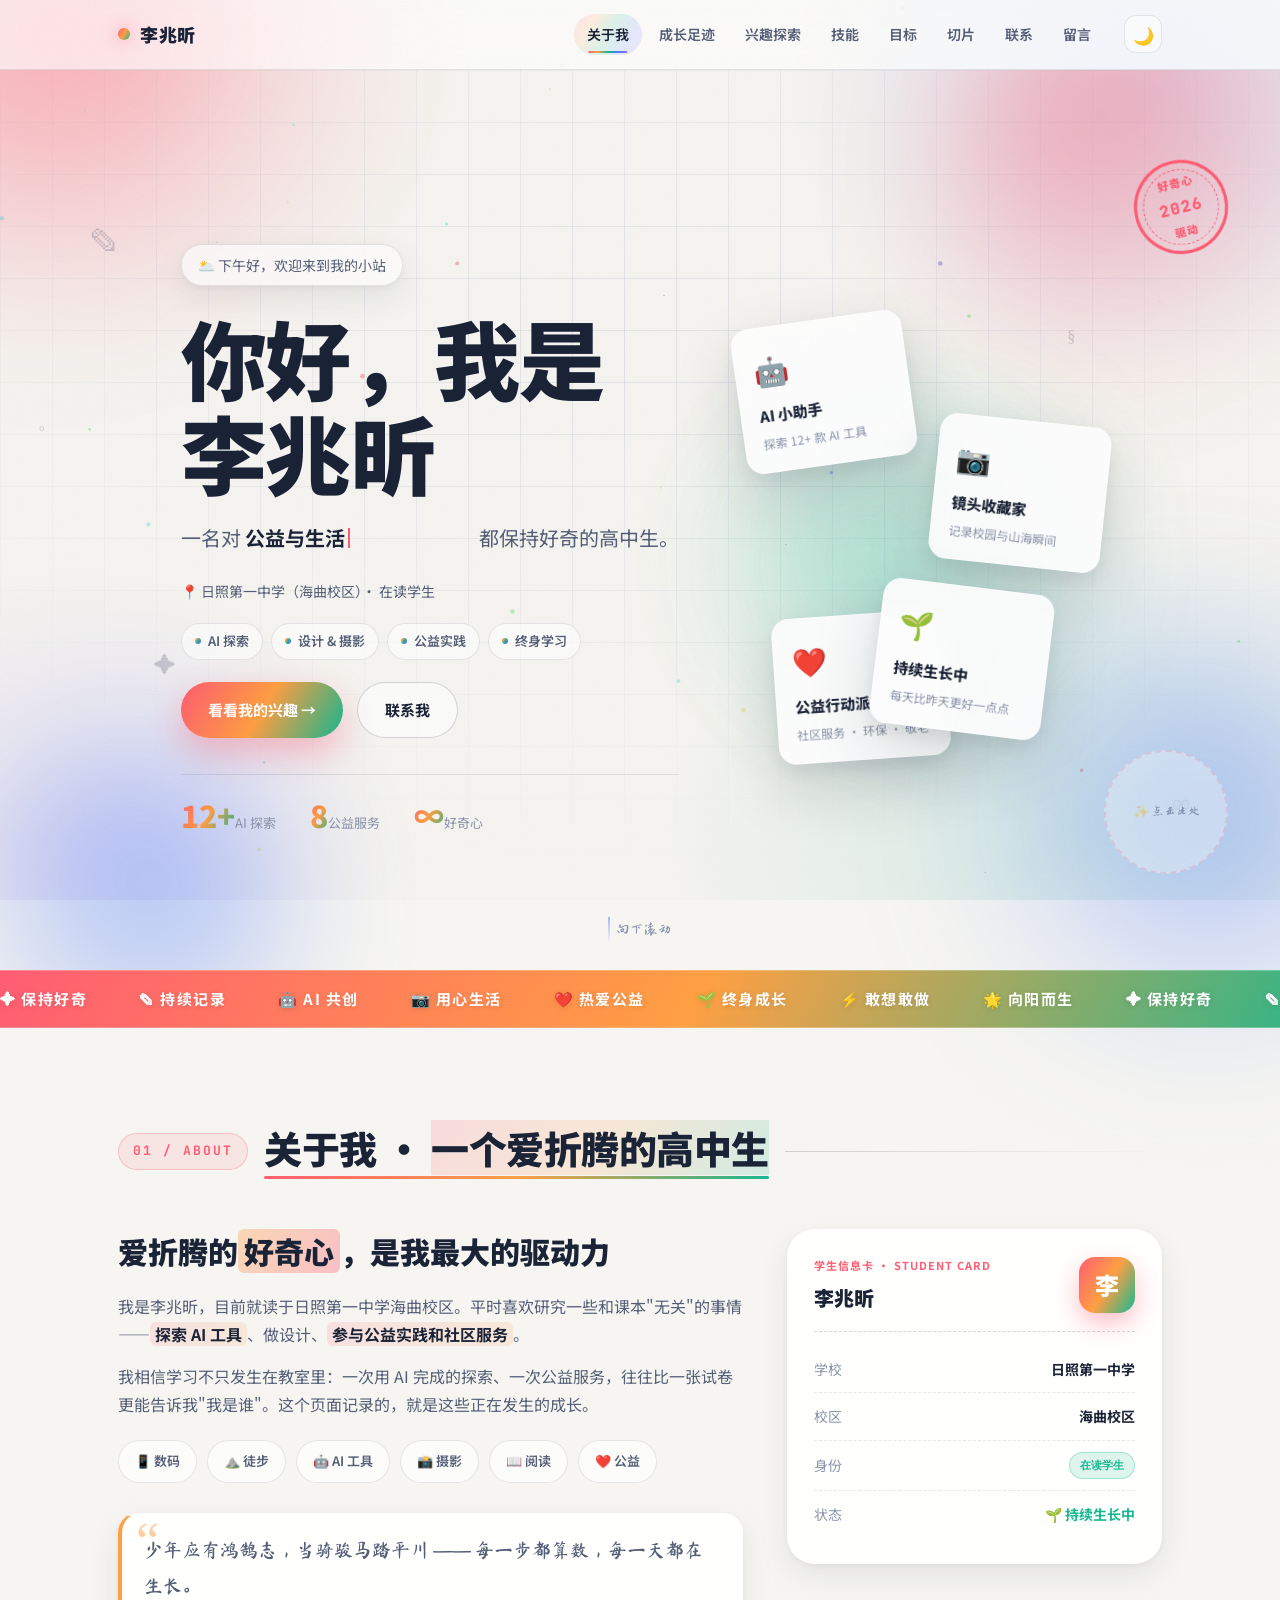
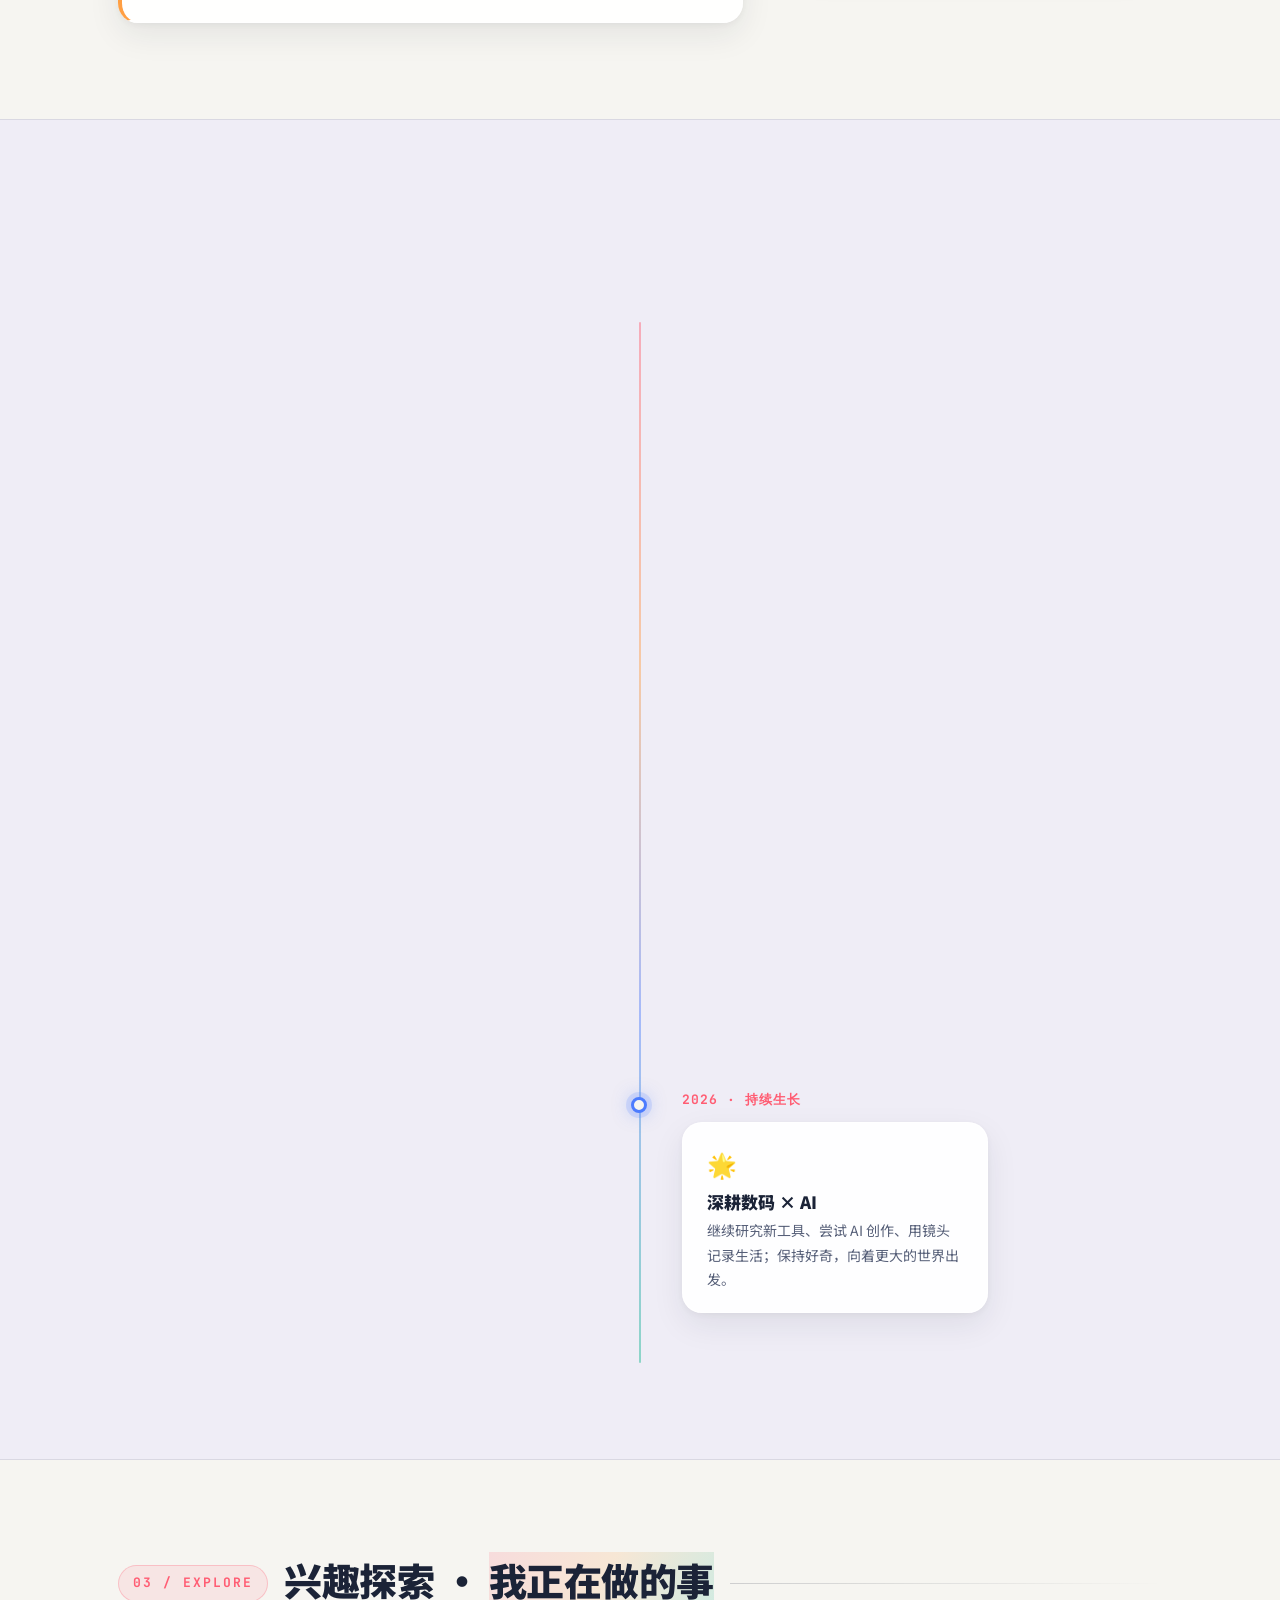
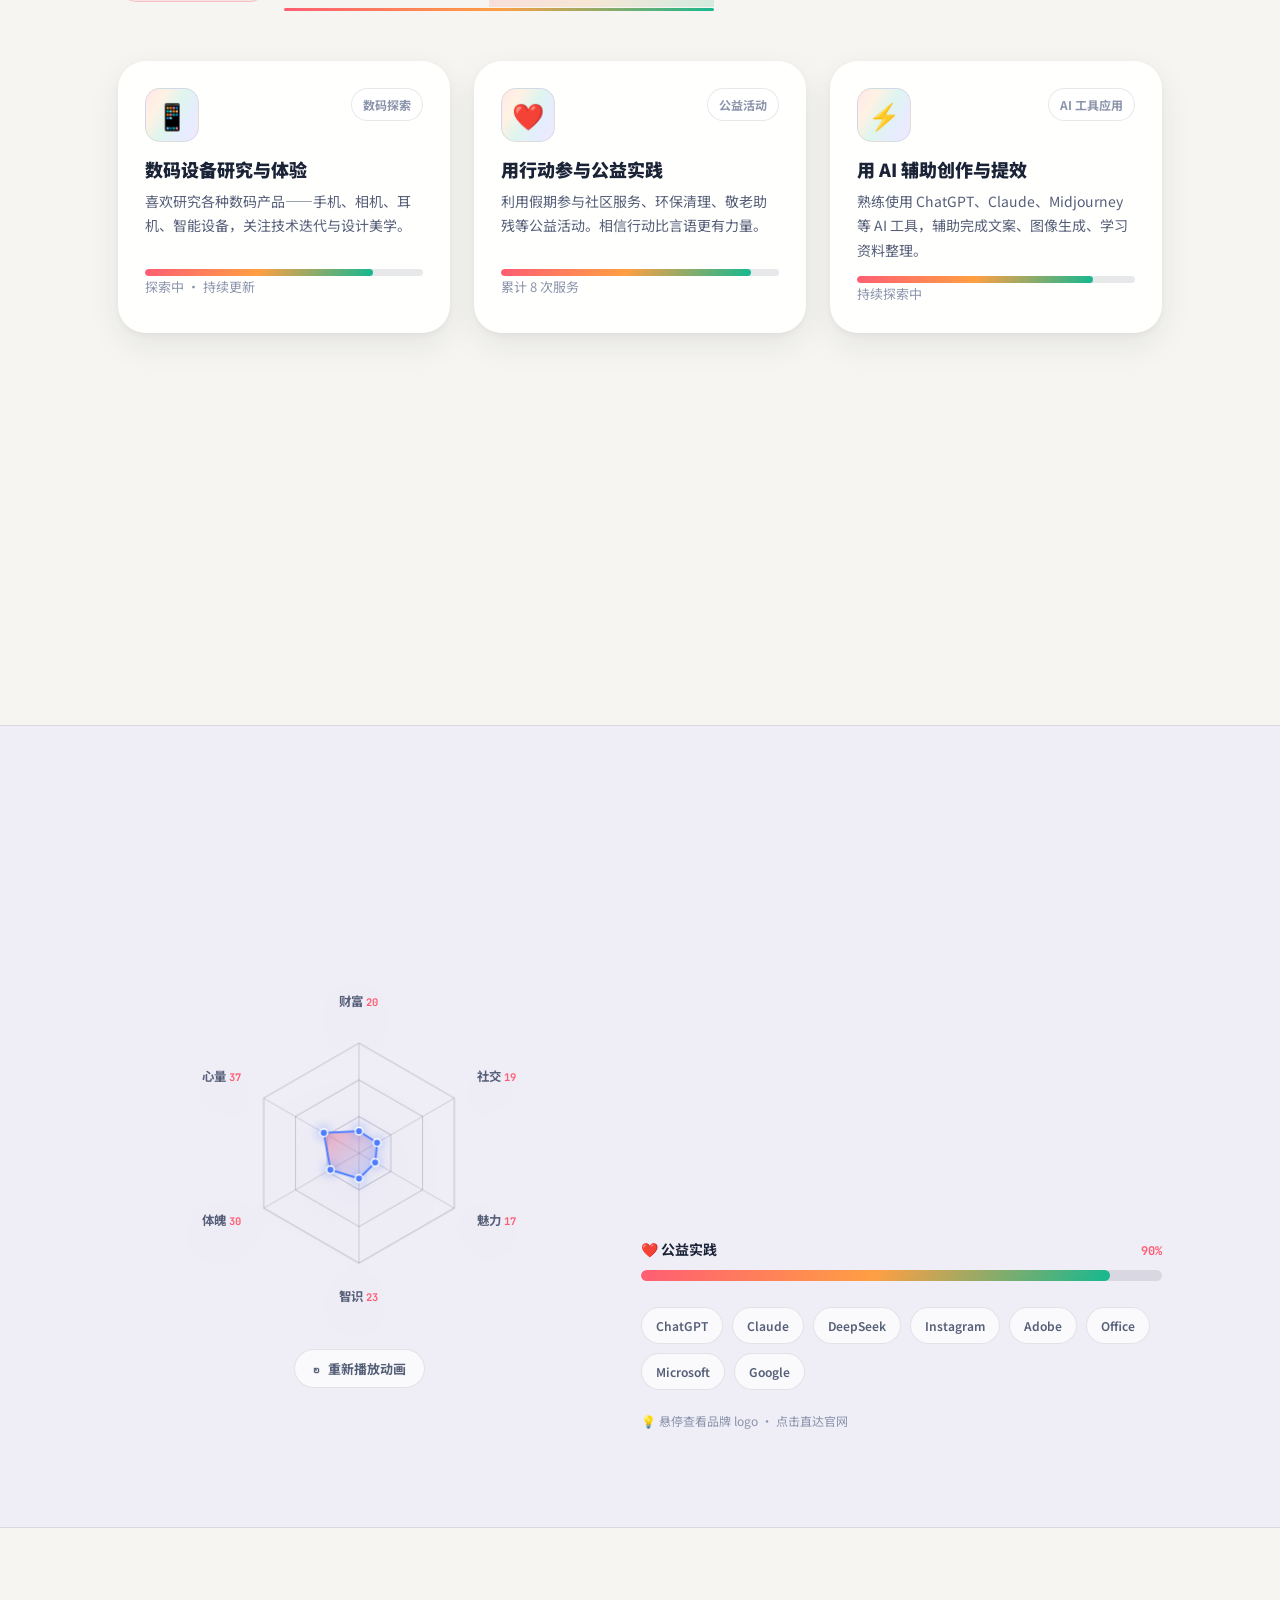
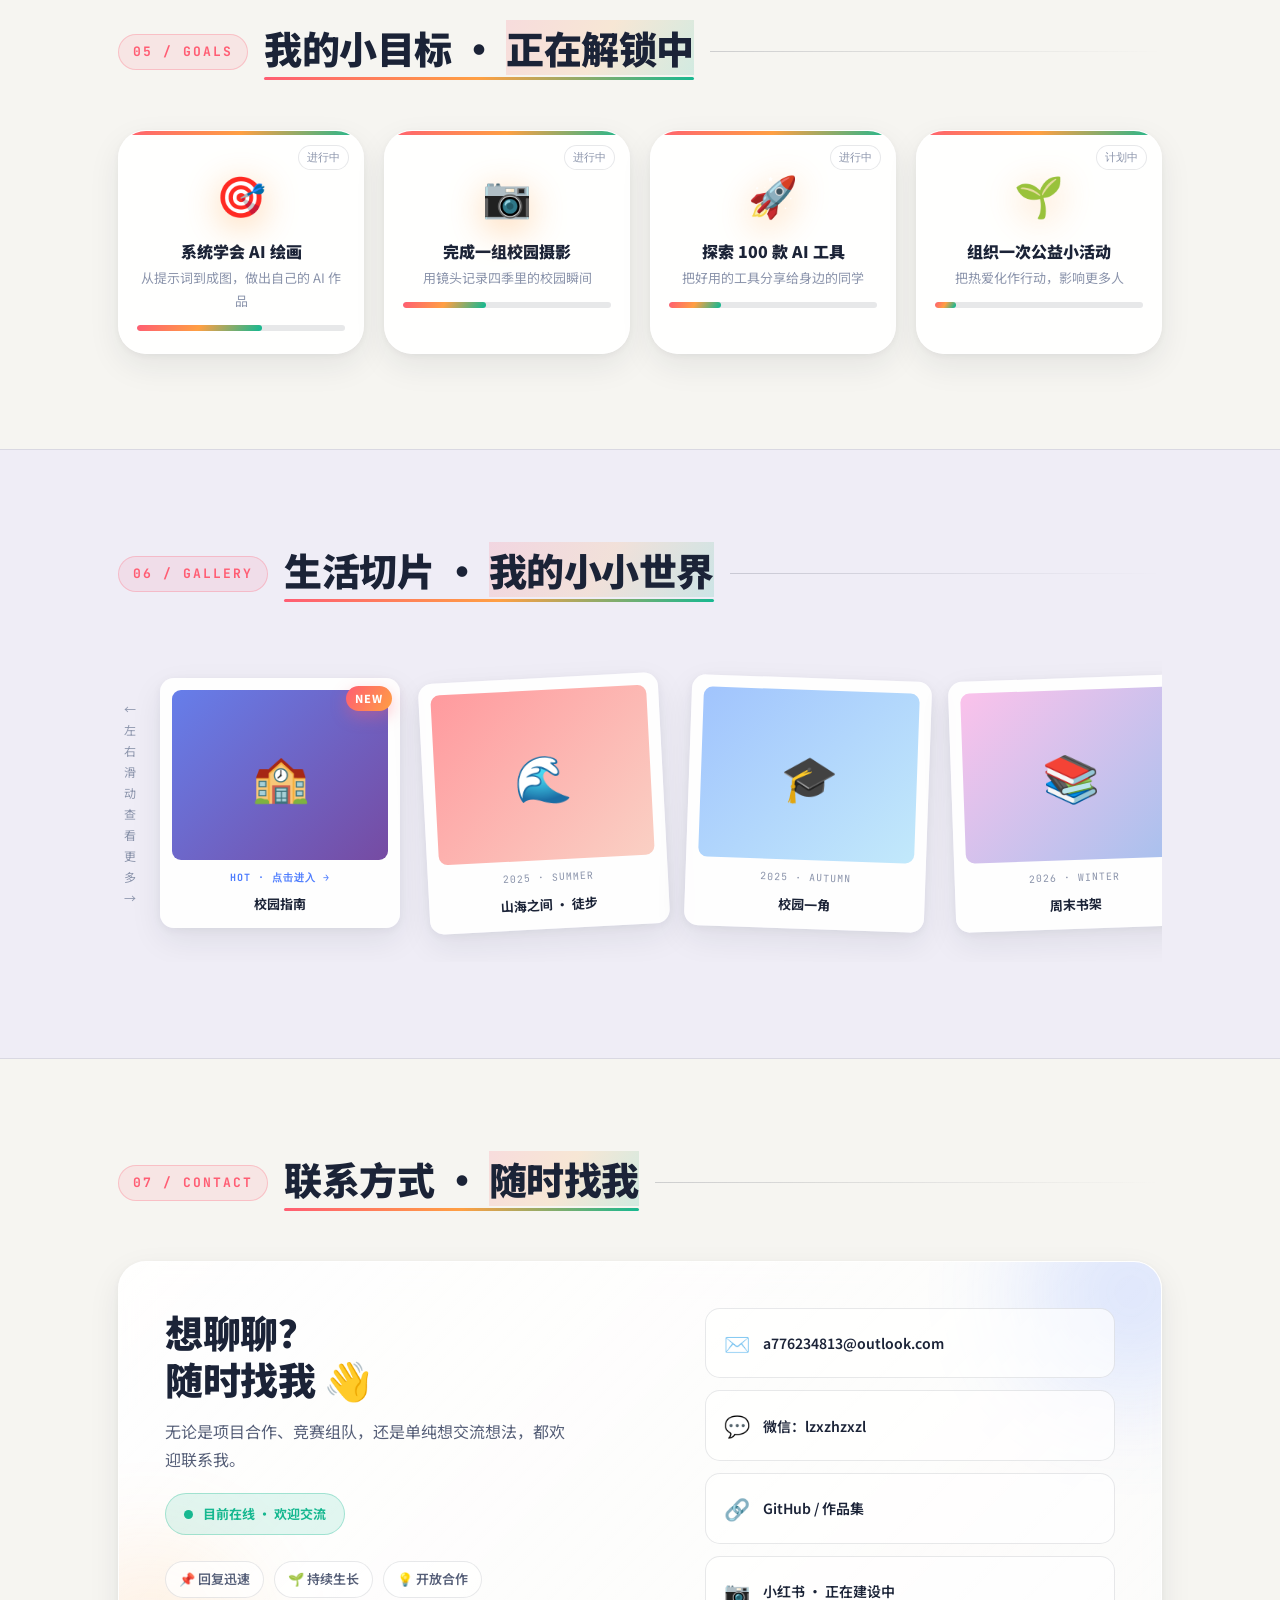
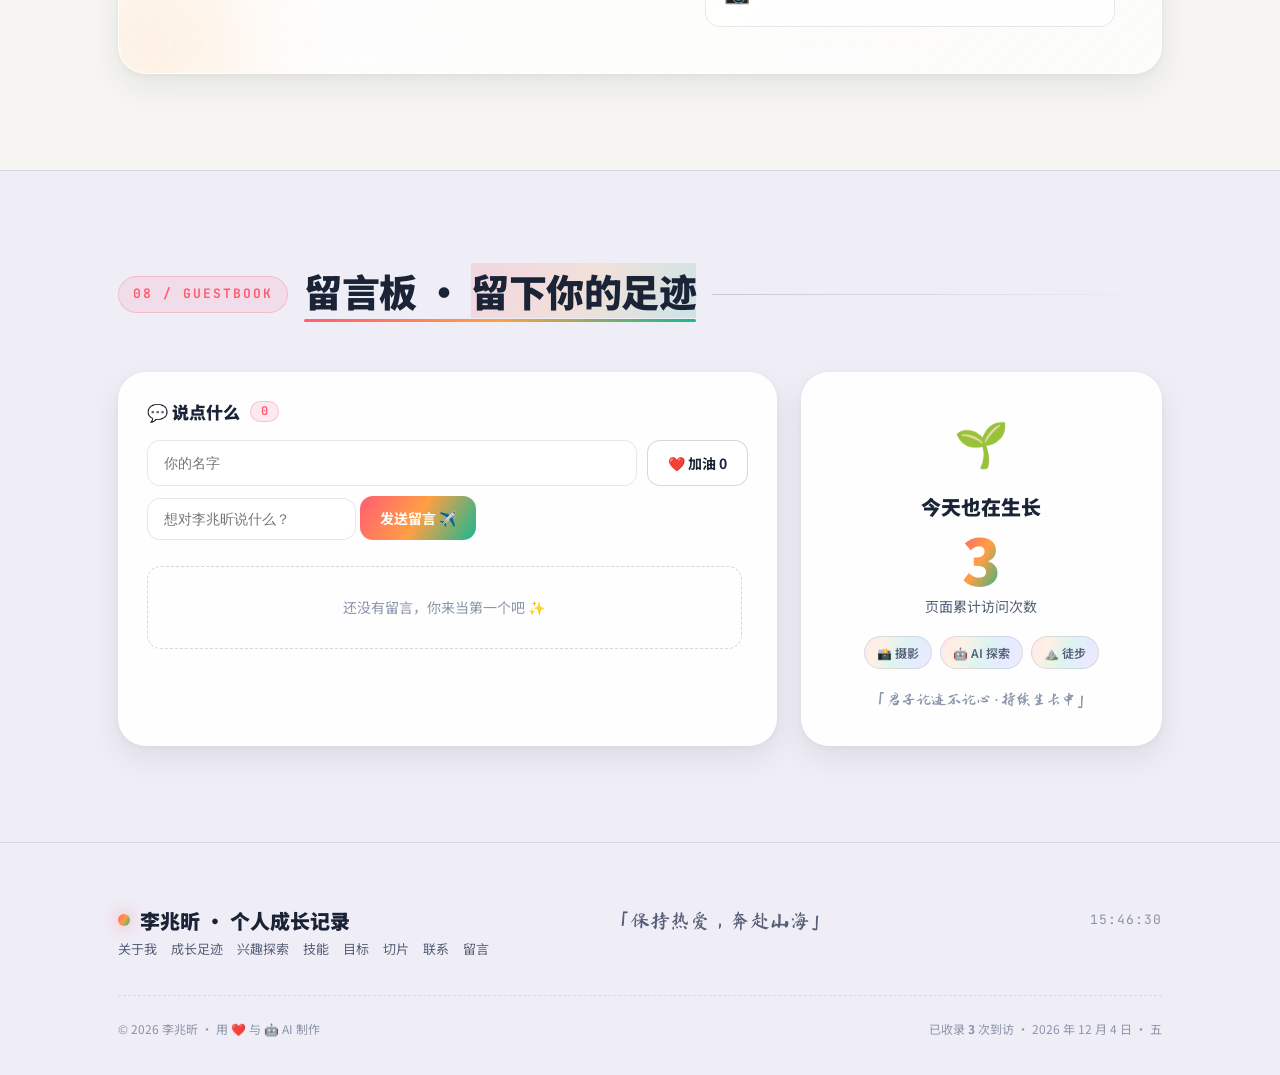
<file: portfolio.html>
<!DOCTYPE html>
<html lang="zh-CN" data-theme="light">
<head>
<meta charset="UTF-8">
<meta name="viewport" content="width=device-width, initial-scale=1.0">
<title>李兆昕 · 个人成长记录</title>
<link rel="preconnect" href="https://fonts.googleapis.com">
<link rel="preconnect" href="https://fonts.gstatic.com" crossorigin>
<link href="https://fonts.googleapis.com/css2?family=Noto+Sans+SC:wght@400;500;700;900&family=Zhi+Mang+Xing&family=Ma+Shan+Zheng&family=JetBrains+Mono:wght@400;600;700&display=swap" rel="stylesheet">
<style>
/* ================= 设计变量 ================= */
:root{
  --bg:#f6f5f1; --bg-2:#efedf6; --bg-3:#eef7f4;
  --surface:rgba(255,255,255,.66); --surface-strong:rgba(255,255,255,.92);
  --ink:#1b2337; --ink-soft:#565f78; --ink-faint:#8b94ab;
  --line:rgba(27,35,55,.10); --line-strong:rgba(27,35,55,.18);
  --c1:#ff5d73; --c2:#ff9f43; --c3:#17b890; --c4:#4d7cfe; --c5:#9b6bff;
  --grad:linear-gradient(120deg,var(--c1),var(--c2),var(--c3),var(--c4),var(--c5));
  --grad-soft:linear-gradient(120deg,rgba(255,93,115,.14),rgba(255,159,67,.14),rgba(23,184,144,.14),rgba(77,124,254,.14),rgba(155,107,255,.14));
  --shadow-card:0 12px 32px rgba(27,35,55,.08),0 2px 8px rgba(27,35,55,.05);
  --shadow-hover:0 26px 64px rgba(27,35,55,.15),0 8px 20px rgba(27,35,55,.08);
  --glass-border:rgba(255,255,255,.75);
  --grid-line:rgba(70,100,160,.12);
  --toast-bg:rgba(27,35,55,.92);
  --max-w:1100px;
  --font-body:'Noto Sans SC',sans-serif;
  --font-hand:'Zhi Mang Xing',cursive;
  --font-write:'Ma Shan Zheng',cursive;
  --font-mono:'JetBrains Mono',monospace;
  --ease:cubic-bezier(.22,1,.36,1);
  --ease-out:cubic-bezier(.16,1,.3,1);
  --radius:20px; --radius-lg:28px;
}
html[data-theme=dark]{
  --bg:#0a0f1e; --bg-2:#101a33; --bg-3:#0e1e23;
  --surface:rgba(18,26,50,.55); --surface-strong:rgba(23,33,62,.9);
  --ink:#e9edf8; --ink-soft:#a6b0cb; --ink-faint:#67728f;
  --line:rgba(233,237,248,.10); --line-strong:rgba(233,237,248,.20);
  --c1:#ff6b81; --c2:#ffb64d; --c3:#2ce0bb; --c4:#6d9bff; --c5:#b58cff;
  --grad-soft:linear-gradient(120deg,rgba(255,107,129,.18),rgba(255,182,77,.18),rgba(44,224,187,.18),rgba(109,155,255,.18),rgba(181,140,255,.18));
  --shadow-card:0 14px 34px rgba(0,0,0,.42);
  --shadow-hover:0 28px 70px rgba(0,0,0,.58);
  --glass-border:rgba(255,255,255,.09);
  --grid-line:rgba(140,170,230,.09);
  --toast-bg:rgba(16,24,48,.96);
}

/* ================= 基础 ================= */
*{box-sizing:border-box;margin:0;padding:0}
html{scroll-behavior:smooth}
body{
  font-family:var(--font-body);background:var(--bg);color:var(--ink);
  line-height:1.75;-webkit-font-smoothing:antialiased;overflow-x:hidden;
  transition:background .5s,color .5s;
}
body::before{
  content:'';position:fixed;inset:0;z-index:9997;pointer-events:none;opacity:.035;
  background-image:url("data:image/svg+xml,%3Csvg xmlns='http://www.w3.org/2000/svg' width='140' height='140'%3E%3Cfilter id='n'%3E%3CfeTurbulence type='fractalNoise' baseFrequency='0.8' numOctaves='2' stitchTiles='stitch'/%3E%3CfeColorMatrix type='matrix' values='0 0 0 0 0 0 0 0 0 0 0 0 0 0 0 0 0 0 0.6 0'/%3E%3C/filter%3E%3Crect width='100%25' height='100%25' filter='url(%23n)'/%3E%3C/svg%3E");
}
.app-bg{
  position:fixed;inset:0;z-index:-3;transition:background .6s;
  background:
    radial-gradient(42% 55% at 10% 6%, rgba(255,93,115,.13), transparent 62%),
    radial-gradient(46% 52% at 90% 10%, rgba(77,124,254,.14), transparent 62%),
    radial-gradient(52% 55% at 84% 92%, rgba(23,184,144,.12), transparent 62%),
    radial-gradient(40% 50% at 6% 94%, rgba(155,107,255,.11), transparent 62%),
    var(--bg);
}
html[data-theme=dark] .app-bg{
  background:
    radial-gradient(42% 55% at 10% 6%, rgba(255,107,129,.16), transparent 62%),
    radial-gradient(46% 52% at 90% 10%, rgba(109,155,255,.18), transparent 62%),
    radial-gradient(52% 55% at 84% 92%, rgba(44,224,187,.13), transparent 62%),
    radial-gradient(40% 50% at 6% 94%, rgba(181,140,255,.15), transparent 62%),
    var(--bg);
}
.blob{position:fixed;border-radius:50%;filter:blur(80px);opacity:.5;z-index:-2;pointer-events:none;will-change:transform}
.blob-1{width:480px;height:480px;background:radial-gradient(circle at 32% 32%,var(--c1),transparent 70%);top:-150px;left:-130px;animation:blob-a 24s ease-in-out infinite alternate}
.blob-2{width:420px;height:420px;background:radial-gradient(circle at 60% 40%,var(--c4),transparent 70%);bottom:-160px;right:-100px;animation:blob-b 28s ease-in-out infinite alternate}
.blob-3{width:360px;height:360px;background:radial-gradient(circle at 50% 50%,var(--c3),transparent 70%);top:42%;left:58%;opacity:.32;animation:blob-a 32s ease-in-out -10s infinite alternate-reverse}
@keyframes blob-a{to{transform:translate(120px,80px) scale(1.15) rotate(20deg)}}
@keyframes blob-b{to{transform:translate(-100px,-60px) scale(.9) rotate(-24deg)}}
#fxCanvas{position:fixed;inset:0;z-index:-1;pointer-events:none}

h1,h2,h3,h4{font-weight:900;line-height:1.25}
a{color:inherit;text-decoration:none}
button{font-family:inherit}
::selection{background:var(--c2);color:#fff}
::-webkit-scrollbar{width:10px;height:10px}
::-webkit-scrollbar-track{background:transparent}
::-webkit-scrollbar-thumb{background:linear-gradient(180deg,var(--c1),var(--c4));border-radius:999px;border:2px solid var(--bg)}
::-webkit-scrollbar-thumb:hover{filter:brightness(1.15)}

.wrap{max-width:var(--max-w);margin:0 auto;padding:0 28px;position:relative;z-index:2}
.section{position:relative;padding:96px 0}
.sec-head{display:flex;align-items:center;gap:16px;margin-bottom:50px}
.sec-tab{font-family:var(--font-mono);font-size:13px;font-weight:700;color:var(--c1);letter-spacing:2px;padding:6px 14px;border-radius:999px;background:rgba(255,93,115,.10);border:1px solid rgba(255,93,115,.28);white-space:nowrap}
.sec-title{position:relative;padding-bottom:8px;font-size:clamp(26px,3.6vw,38px);letter-spacing:-.5px}
.sec-title::after{content:"";position:absolute;left:0;bottom:0;height:3px;width:0;border-radius:3px;background:var(--grad);background-size:200% 100%;animation:grad-move 4s linear infinite;transition:width .9s var(--ease-out)}
.sec-head.in-view .sec-title::after{width:100%}
.sec-title .hl{background:linear-gradient(120deg,rgba(255,93,115,.16),rgba(255,159,67,.16),rgba(23,184,144,.16));background-size:0% 100%;background-repeat:no-repeat;transition:background-size 1s var(--ease-out)}
.sec-head.in-view .hl{background-size:100% 100%}
.sec-line{flex:1;height:1px;background:linear-gradient(90deg,var(--line-strong),transparent)}
.sec-sub{color:var(--ink-soft);max-width:560px;margin-top:6px}

/* ================= 滚动进度 ================= */
.scroll-progress{position:fixed;top:0;left:0;height:3px;width:0%;background:var(--grad);background-size:200% 100%;z-index:200;animation:grad-move 4s linear infinite;box-shadow:0 0 12px rgba(255,93,115,.55)}

/* ================= 自定义光标 ================= */
.cursor-dot,.cursor-ring{position:fixed;top:0;left:0;pointer-events:none;z-index:9998;opacity:0;transition:opacity .25s}
.cursor-dot{width:8px;height:8px;border-radius:50%;background:var(--grad);transform:translate(-50%,-50%)}
.cursor-ring{width:36px;height:36px;border-radius:50%;border:1.5px solid var(--c4);transform:translate(-50%,-50%);transition:width .28s var(--ease),height .28s var(--ease),border-color .28s,opacity .25s,background .28s}
body.cursor-on .cursor-dot,body.cursor-on .cursor-ring{opacity:1}
.cursor-ring.grow{width:58px;height:58px;border-color:var(--c1);background:radial-gradient(circle,rgba(255,93,115,.14),transparent 72%)}
.cursor-glow{position:fixed;top:0;left:0;width:380px;height:380px;border-radius:50%;background:radial-gradient(circle,rgba(255,93,115,.17),rgba(255,159,67,.09) 36%,rgba(77,124,254,.09) 58%,transparent 74%);pointer-events:none;z-index:0;transform:translate(-50%,-50%);opacity:0;transition:opacity .5s;will-change:transform}
body.cursor-on .cursor-glow{opacity:1}
@media (hover:none),(pointer:coarse){.cursor-glow{display:none}}
@media (hover:none),(pointer:coarse){.cursor-dot,.cursor-ring{display:none}}

/* ================= 导航 ================= */
.nav{position:sticky;top:0;z-index:120;background:var(--surface);backdrop-filter:blur(18px) saturate(1.5);-webkit-backdrop-filter:blur(18px) saturate(1.5);border-bottom:1px solid var(--line);transition:box-shadow .35s,border-color .35s,background .5s}
.nav.scrolled{box-shadow:0 12px 34px rgba(27,35,55,.10);border-color:var(--line-strong)}
.nav-inner{max-width:var(--max-w);margin:0 auto;padding:14px 28px;display:flex;align-items:center;gap:20px}
.brand{display:flex;align-items:center;gap:10px;font-weight:900;font-size:18px;letter-spacing:.5px;cursor:pointer}
.brand-dot{width:12px;height:12px;border-radius:50%;background:var(--grad);background-size:200% 200%;animation:grad-move 4s linear infinite;box-shadow:0 0 16px rgba(255,93,115,.55)}
.links{display:flex;gap:4px;margin-left:auto}
.links a{position:relative;padding:8px 13px;border-radius:999px;font-size:14px;font-weight:600;color:var(--ink-soft);transition:color .25s,background .25s}
.links a::after{content:'';position:absolute;left:50%;bottom:2px;width:0;height:2px;border-radius:2px;background:var(--grad);transform:translateX(-50%);transition:width .3s var(--ease)}
.links a:hover{color:var(--ink)}
.links a:hover::after,.links a.active::after{width:58%}
.links a.active{color:var(--ink);background:var(--grad-soft)}
.nav-actions{display:flex;gap:8px;align-items:center}
.icon-btn{width:38px;height:38px;border-radius:12px;border:1px solid var(--line);background:var(--surface);color:var(--ink);display:grid;place-items:center;cursor:pointer;font-size:17px;transition:transform .25s var(--ease),border-color .25s,box-shadow .3s}
.icon-btn:hover{transform:translateY(-2px) scale(1.06);border-color:var(--line-strong);box-shadow:var(--shadow-card)}
.menu-btn{display:none}
@media (max-width:1080px){.links{display:none}.menu-btn{display:grid}}
.mobile-menu{display:none;padding:6px 0 14px;border-top:1px solid var(--line)}
.mobile-menu.open{display:block;animation:menu-in .35s var(--ease) both}
.mobile-menu a{display:block;padding:12px 28px;font-size:15px;font-weight:700;color:var(--ink-soft);border-radius:12px;transition:background .25s,color .25s}
.mobile-menu a:hover,.mobile-menu a.active{background:var(--grad-soft);color:var(--ink)}
@keyframes menu-in{from{opacity:0;transform:translateY(-8px)}to{opacity:1;transform:none}}

/* ================= 通用动画 ================= */
@keyframes grad-move{to{background-position:200% 0}}
@keyframes float-y{0%,100%{transform:translateY(0)}50%{transform:translateY(-14px)}}
@keyframes rise-in{from{opacity:0;transform:translateY(34px)}to{opacity:1;transform:none}}
@keyframes pop-in{0%{opacity:0;transform:scale(.6)}70%{transform:scale(1.06)}100%{opacity:1;transform:scale(1)}}
.reveal{opacity:0;transform:translateY(42px);transition:opacity .85s var(--ease-out),transform .85s var(--ease-out);transition-delay:var(--d,0s)}
.reveal.in-view{opacity:1;transform:none}
@media (prefers-reduced-motion:reduce){
  *,*::before,*::after{animation-duration:.01ms !important;animation-iteration-count:1 !important;transition-duration:.01ms !important;scroll-behavior:auto !important}
  .reveal{opacity:1;transform:none}
}/* ================= Hero ================= */
.hero{position:relative;min-height:100svh;display:flex;align-items:center;overflow:hidden;padding:130px 0 90px}
.hero-grid{position:absolute;inset:0;background-image:linear-gradient(var(--grid-line) 1px,transparent 1px),linear-gradient(90deg,var(--grid-line) 1px,transparent 1px);background-size:52px 52px;mask-image:radial-gradient(90% 75% at 50% 30%,#000 0%,transparent 78%);-webkit-mask-image:radial-gradient(90% 75% at 50% 30%,#000 0%,transparent 78%);pointer-events:none}
.hero-orb{position:absolute;border-radius:50%;filter:blur(64px);opacity:.5;z-index:0;pointer-events:none;animation:orb-f 18s ease-in-out infinite alternate;will-change:transform}
.orb-1{width:430px;height:430px;background:radial-gradient(circle at 35% 35%,var(--c1),transparent 70%);top:-110px;right:-90px}
.orb-2{width:370px;height:370px;background:radial-gradient(circle at 60% 40%,var(--c4),transparent 70%);bottom:-130px;left:-70px;animation-delay:-7s}
.orb-3{width:300px;height:300px;background:radial-gradient(circle at 50% 50%,var(--c3),transparent 70%);top:38%;left:56%;opacity:.34;animation-delay:-12s}
@keyframes orb-f{to{transform:translate(60px,40px) scale(1.12)}}
.hero .doodle{position:absolute;font-family:var(--font-hand);color:var(--ink-soft);opacity:.28;user-select:none;pointer-events:none;z-index:1;animation:float-y 8s ease-in-out infinite}
.hero .doodle-1{top:16%;left:7%;font-size:30px;animation-delay:0s}
.hero .doodle-2{top:64%;left:12%;font-size:22px;animation-delay:-2.4s}
.hero .doodle-3{top:38%;left:3%;font-size:18px;animation-delay:-4.8s}
.hero .doodle-4{bottom:16%;right:7%;font-size:26px;animation-delay:-1.2s}
.hero .doodle-5{top:28%;right:16%;font-size:16px;animation-delay:-6s}
.hero-inner{display:grid;grid-template-columns:1.15fr .85fr;gap:52px;align-items:center;position:relative;z-index:2}
.hero-greet{display:inline-flex;align-items:center;gap:8px;padding:8px 16px;border-radius:999px;background:var(--surface);border:1px solid var(--line);font-size:14px;color:var(--ink-soft);box-shadow:var(--shadow-card);backdrop-filter:blur(8px);animation:rise-in .7s var(--ease-out) both;opacity:0}
.hero-title{font-size:clamp(44px,7vw,86px);line-height:1.1;font-weight:900;letter-spacing:-1.5px;margin:24px 0 20px}
.hero-title .line{display:block;overflow:hidden;padding-bottom:.08em;margin-bottom:-.08em}
.hero-title .line>span{position:relative;display:inline-block;transform:translateY(115%);animation:line-up 1s var(--ease-out) forwards}
.hero-title .line>span::after{content:"";position:absolute;top:0;bottom:0;left:-80%;width:55%;background:linear-gradient(100deg,transparent,rgba(255,255,255,.55),transparent);transform:skewX(-20deg);animation:title-shine 7s ease-in-out infinite;pointer-events:none}
@keyframes title-shine{0%,55%{left:-80%}100%{left:140%}}
.hero-title .line:nth-child(2)>span{animation-delay:.15s}
@keyframes line-up{to{transform:none}}
.grad-text{position:relative;display:inline-block;cursor:default}
.grad-text::after{content:attr(data-text);position:absolute;inset:0;background:linear-gradient(120deg,#ff2d55,#ff9f0a,#00d9a6,#0a84ff,#bf5af2,#ff2d55);background-size:180% 100%;-webkit-background-clip:text;background-clip:text;color:transparent;-webkit-mask-image:radial-gradient(230px circle at var(--mx,50%) var(--my,50%),#000 0%,transparent 68%);mask-image:radial-gradient(230px circle at var(--mx,50%) var(--my,50%),#000 0%,transparent 68%);animation:grad-move 4s linear infinite;opacity:0;transition:opacity .3s;filter:saturate(1.35) brightness(1.06);pointer-events:none;user-select:none}
.grad-text:hover::after{opacity:1}
.hero-sub{font-size:clamp(16px,2.2vw,20px);color:var(--ink-soft);max-width:560px;margin:0 0 24px;animation:rise-in .8s var(--ease-out) .25s both;opacity:0}
.type-wrap{display:inline-block;min-width:230px;color:var(--ink);font-weight:700}
.caret{display:inline-block;width:2px;height:1.02em;background:var(--c1);vertical-align:-.14em;margin-left:3px;animation:caret-blink 1s step-end infinite}
@keyframes caret-blink{50%{opacity:0}}
.hero-meta{display:flex;flex-wrap:wrap;gap:10px;align-items:center;font-size:14px;color:var(--ink-soft);margin-bottom:20px;animation:rise-in .8s var(--ease-out) .35s both;opacity:0}
.chip{display:inline-flex;align-items:center;gap:7px;padding:6px 13px;border-radius:999px;background:var(--surface);border:1px solid var(--line);font-size:13px;font-weight:600;color:var(--ink-soft);cursor:pointer;transition:transform .25s var(--ease),border-color .25s,color .25s,box-shadow .3s}
.chip:hover{transform:translateY(-3px);color:var(--ink);border-color:var(--line-strong);box-shadow:var(--shadow-card)}
.chip .c-dot{width:6px;height:6px;border-radius:50%;background:var(--grad);animation:grad-move 3s linear infinite}
.cta-row{display:flex;gap:14px;flex-wrap:wrap;margin-bottom:36px;animation:rise-in .8s var(--ease-out) .45s both;opacity:0}
.btn{position:relative;overflow:hidden;display:inline-flex;align-items:center;gap:8px;padding:14px 27px;border-radius:999px;font-weight:700;font-size:15px;cursor:pointer;border:none;transition:transform .25s var(--ease),box-shadow .35s,color .3s,background .3s,border-color .3s;will-change:transform}
.btn-primary{background:var(--grad);background-size:200% 200%;color:#fff;box-shadow:0 14px 34px rgba(255,93,115,.38);animation:grad-move 6s linear infinite}
.btn-primary:hover{box-shadow:0 20px 48px rgba(255,93,115,.5);transform:translateY(-2px)}
.btn-primary::after{content:"";position:absolute;top:0;left:-70%;width:50%;height:100%;background:linear-gradient(100deg,transparent,rgba(255,255,255,.5),transparent);transform:skewX(-20deg);transition:left .6s var(--ease)}
.btn-primary:hover::after{left:135%}
.btn-ghost{background:var(--surface);border:1.5px solid var(--line-strong);color:var(--ink);backdrop-filter:blur(8px)}
.btn-ghost:hover{border-color:var(--c4);color:var(--c4);transform:translateY(-2px)}
.btn .ripple{position:absolute;border-radius:50%;background:rgba(255,255,255,.5);transform:scale(0);animation:ripple .65s var(--ease) forwards;pointer-events:none}
.btn-primary .ripple{background:rgba(255,255,255,.45)}
.btn-ghost .ripple{background:rgba(77,124,254,.22)}
@keyframes ripple{to{transform:scale(1);opacity:0}}
.hero-stats{display:flex;gap:34px;flex-wrap:wrap;border-top:1px solid var(--line);padding-top:24px;max-width:540px;animation:rise-in .8s var(--ease-out) .55s both;opacity:0}
.stat .num{font-size:30px;font-weight:900;background:var(--grad);background-size:200% 200%;-webkit-background-clip:text;background-clip:text;color:transparent;animation:grad-move 5s linear infinite;line-height:1.1}
.stat .lbl{font-size:13px;color:var(--ink-faint)}
.hero-visual{position:relative;height:460px;z-index:2;animation:rise-in 1s var(--ease-out) .3s both;opacity:0}
.f-card{position:absolute;width:172px;padding:18px;border-radius:18px;background:var(--surface-strong);border:1px solid var(--glass-border);box-shadow:var(--shadow-hover);backdrop-filter:blur(12px);cursor:pointer;transition:transform .35s var(--ease),box-shadow .35s,z-index 0s;z-index:2;will-change:transform}
.f-card .f-ico{font-size:28px;display:inline-block;margin-bottom:8px}
.f-card .f-t{font-weight:800;font-size:15px}
.f-card .f-d{font-size:12px;color:var(--ink-faint);margin-top:4px}
.fc-1{top:2%;left:2%;transform:rotate(-8deg);animation:float-y 7s ease-in-out infinite}
.fc-2{top:24%;right:-2%;transform:rotate(6deg);animation:float-y 7s ease-in-out -2.3s infinite}
.fc-3{bottom:2%;left:12%;transform:rotate(-4deg);animation:float-y 7s ease-in-out -4.6s infinite}
.fc-4{bottom:8%;right:14%;transform:rotate(7deg);animation:float-y 8s ease-in-out -1.2s infinite}
.f-card:hover{transform:rotate(0deg) translateY(-10px) scale(1.05);box-shadow:var(--shadow-hover);z-index:5}
.hero-stamp{position:absolute;top:90px;right:52px;width:94px;height:94px;border-radius:50%;border:3px solid var(--c1);color:var(--c1);display:flex;align-items:center;justify-content:center;flex-direction:column;text-align:center;font-weight:900;font-size:11px;letter-spacing:1px;transform:rotate(-14deg) scale(0);opacity:0;animation:stamp-in .7s var(--ease) .9s forwards;z-index:2;cursor:default}
.hero-stamp::before{content:'';position:absolute;inset:6px;border:1.5px dashed var(--c1);border-radius:50%}
.hero-stamp span{font-family:var(--font-mono);font-size:16px;margin-top:2px}
@keyframes stamp-in{0%{transform:rotate(-14deg) scale(2.2);opacity:0}60%{transform:rotate(-14deg) scale(.9);opacity:1}100%{transform:rotate(-14deg) scale(1);opacity:1}}
.blank-interact{position:absolute;bottom:96px;right:52px;width:124px;height:124px;border-radius:50%;border:2px dashed rgba(255,93,115,.35);display:flex;align-items:center;justify-content:center;font-size:13px;color:var(--ink-soft);opacity:.5;transition:all .4s var(--ease);cursor:pointer;background:var(--surface);backdrop-filter:blur(4px);text-align:center;line-height:1.5;z-index:3;font-family:var(--font-hand)}
.blank-interact:hover{opacity:1;border-color:var(--c1);transform:scale(1.08) rotate(-4deg);box-shadow:0 0 44px rgba(255,93,115,.18)}
.blank-interact:active{transform:scale(.92)}
.blank-interact .msg{transition:opacity .3s}
.blank-interact .secret{position:absolute;opacity:0;font-size:15px;transition:opacity .4s;color:var(--c1);font-family:var(--font-body)}
.blank-interact.revealed .msg{opacity:0}
.blank-interact.revealed .secret{opacity:1}
.scroll-hint{position:absolute;bottom:26px;left:50%;transform:translateX(-50%);font-family:var(--font-hand);font-size:15px;color:var(--ink-faint);z-index:2;display:flex;align-items:center;gap:6px;animation:hint-bob 2s ease-in-out infinite}
.scroll-hint::before{content:'';width:1px;height:26px;background:linear-gradient(180deg,var(--c4),transparent);display:inline-block;animation:hint-line 2s ease-in-out infinite}
@keyframes hint-bob{0%,100%{transform:translate(-50%,0)}50%{transform:translate(-50%,8px)}}
@keyframes hint-line{0%,100%{opacity:1}50%{opacity:.2}}
@media (max-width:900px){.hero-inner{grid-template-columns:1fr}.hero-visual{display:none}.blank-interact,.hero-stamp{display:none}}

/* ================= 跑马灯 ================= */
.marquee{position:relative;z-index:2;overflow:hidden;padding:15px 0;background:var(--grad);background-size:220% 100%;animation:grad-move 12s linear infinite;border-top:1px solid rgba(255,255,255,.25);border-bottom:1px solid rgba(255,255,255,.25)}
.marquee-track{display:flex;gap:52px;width:max-content;white-space:nowrap;animation:marquee 28s linear infinite;will-change:transform;backface-visibility:hidden}
.marquee:hover .marquee-track{animation-play-state:paused}
.marquee-track span{color:#fff;font-weight:700;font-size:15px;letter-spacing:1.5px;display:inline-flex;align-items:center;gap:10px;text-shadow:0 1px 6px rgba(0,0,0,.12)}
@keyframes marquee{to{transform:translateX(-50%)}}/* ================= 关于我 ================= */
.about-grid{display:grid;grid-template-columns:1.25fr .75fr;gap:44px;align-items:start}
.about-text h2{font-size:clamp(22px,3vw,30px);line-height:1.5;margin-bottom:18px}
.about-text p{color:var(--ink-soft);margin-bottom:14px}
.about-text p strong{color:var(--ink);background:linear-gradient(120deg,rgba(255,93,115,.14),rgba(255,159,67,.14));padding:0 5px;border-radius:6px}
.tags{display:flex;flex-wrap:wrap;gap:10px;margin:22px 0 30px}
.tag-pill{position:relative;padding:9px 16px;border-radius:999px;background:var(--surface);border:1px solid var(--line);font-size:13px;font-weight:600;color:var(--ink-soft);cursor:pointer;overflow:hidden;transition:transform .25s var(--ease),color .3s,border-color .3s,box-shadow .3s}
.tag-pill::before{content:'';position:absolute;inset:0;background:var(--grad);background-size:200% 200%;opacity:0;transition:opacity .3s;z-index:-1}
.tag-pill:hover{transform:translateY(-4px);color:#fff;border-color:transparent;box-shadow:0 14px 28px rgba(255,93,115,.3)}
.tag-pill:hover::before{opacity:1}
.quote{position:relative;margin-top:8px;padding:18px 22px;border-radius:var(--radius);background:var(--surface-strong);border:1px solid var(--glass-border);border-left:4px solid var(--c2);box-shadow:var(--shadow-card);font-family:var(--font-write);font-size:19px;color:var(--ink-soft);line-height:1.9}
.quote::before{content:'“';position:absolute;top:2px;left:14px;font-size:52px;font-family:Georgia,serif;color:var(--c2);opacity:.5;line-height:1}
.id-card{position:relative;padding:26px;border-radius:var(--radius-lg);background:var(--surface-strong);border:1px solid var(--glass-border);box-shadow:var(--shadow-card);backdrop-filter:blur(14px);transition:transform .35s var(--ease),box-shadow .4s;transform-style:preserve-3d;overflow:hidden}
.id-card::before{content:'';position:absolute;inset:0;border-radius:inherit;background:radial-gradient(280px circle at var(--mx,50%) var(--my,50%),rgba(255,255,255,.55),transparent 62%);opacity:0;transition:opacity .4s;pointer-events:none}
html[data-theme=dark] .id-card::before{background:radial-gradient(280px circle at var(--mx,50%) var(--my,50%),rgba(255,255,255,.09),transparent 62%)}
.id-card:hover::before{opacity:1}
.id-card:hover{box-shadow:var(--shadow-hover)}
.id-head{display:flex;justify-content:space-between;align-items:center;padding-bottom:16px;margin-bottom:14px;border-bottom:1.5px dashed var(--line-strong)}
.id-role{font-size:11px;color:var(--c1);font-weight:700;letter-spacing:1px}
.id-name{font-size:20px;font-weight:900;margin-top:4px}
.avatar{width:56px;height:56px;border-radius:16px;background:var(--grad);color:#fff;display:grid;place-items:center;font-size:24px;font-weight:900;box-shadow:0 10px 24px rgba(255,93,115,.4);animation:grad-move 5s linear infinite;background-size:200% 200%}
.id-row{display:flex;justify-content:space-between;align-items:center;padding:11px 0;border-bottom:1px dashed var(--line);font-size:14px}
.id-row:last-child{border-bottom:none}
.id-row .k{color:var(--ink-faint)}
.id-row .v{font-weight:700}
.id-row .v.badge{font-size:11px;padding:3px 10px;border-radius:999px;background:rgba(23,184,144,.14);color:var(--c3);border:1px solid rgba(23,184,144,.3)}

/* ================= 时间线 ================= */
.timeline{position:relative;max-width:780px;margin:0 auto;padding:8px 0 4px}
.timeline::before{content:'';position:absolute;left:50%;top:0;bottom:0;width:2px;transform:translateX(-50%);background:linear-gradient(180deg,var(--c1),var(--c2),var(--c4),var(--c3));opacity:.45;border-radius:2px}
.tl-item{position:relative;width:50%;padding:0 42px 46px}
.tl-item:nth-child(odd){left:0;text-align:right}
.tl-item:nth-child(even){left:50%;text-align:left}
.tl-dot{position:absolute;top:8px;width:16px;height:16px;border-radius:50%;background:var(--bg);border:3px solid var(--c4);box-shadow:0 0 0 5px rgba(77,124,254,.16),0 0 18px rgba(77,124,254,.5);z-index:2;animation:dot-pulse 2.4s ease-in-out infinite}
@keyframes dot-pulse{50%{box-shadow:0 0 0 8px rgba(77,124,254,.08),0 0 24px rgba(77,124,254,.7)}}
.tl-item:nth-child(odd) .tl-dot{right:-9px}
.tl-item:nth-child(even) .tl-dot{left:-9px}
.tl-year{font-family:var(--font-mono);font-size:13px;font-weight:700;color:var(--c1);letter-spacing:1px}
.tl-card{margin-top:10px;padding:20px 24px;border-radius:var(--radius);background:var(--surface-strong);border:1px solid var(--glass-border);box-shadow:var(--shadow-card);transition:transform .3s var(--ease),box-shadow .35s;backdrop-filter:blur(10px)}
.tl-card:hover{transform:translateY(-5px);box-shadow:var(--shadow-hover)}
.tl-card h4{margin:6px 0 6px;font-size:17px}
.tl-card p{margin:0;font-size:14px;color:var(--ink-soft)}
.tl-card .tl-ico{font-size:24px}
@media (max-width:760px){
  .timeline::before{left:14px}
  .tl-item{width:100%;left:0 !important;text-align:left !important;padding:0 0 34px 46px}
  .tl-item:nth-child(odd) .tl-dot,.tl-item:nth-child(even) .tl-dot{left:6px;right:auto}
}

/* ================= 作品 ================= */
.cards-grid{display:grid;grid-template-columns:repeat(3,1fr);gap:24px}
.card{position:relative;padding:26px;border-radius:var(--radius-lg);background:var(--surface-strong);border:1px solid var(--glass-border);box-shadow:var(--shadow-card);backdrop-filter:blur(12px);transition:transform .3s var(--ease),box-shadow .4s,border-color .3s;transform-style:preserve-3d;overflow:hidden;will-change:transform}
.card::after{content:"";position:absolute;inset:0;border-radius:inherit;padding:1.6px;background:linear-gradient(135deg,var(--c1),var(--c3),var(--c4),var(--c5),var(--c1));background-size:300% 300%;-webkit-mask:linear-gradient(#fff 0 0) content-box,linear-gradient(#fff 0 0);-webkit-mask-composite:xor;mask:linear-gradient(#fff 0 0) content-box,linear-gradient(#fff 0 0);mask-composite:exclude;opacity:0;transition:opacity .4s;animation:grad-move 5s linear infinite;pointer-events:none}
.card:hover::after{opacity:1}
.card::before{content:'';position:absolute;inset:0;background:radial-gradient(320px circle at var(--mx,50%) var(--my,50%),rgba(255,93,115,.12),transparent 66%);opacity:0;transition:opacity .4s;pointer-events:none}
.card:hover::before{opacity:1}
.card:hover{box-shadow:var(--shadow-hover);border-color:var(--line-strong)}
.card-top{display:flex;justify-content:space-between;align-items:flex-start;margin-bottom:16px}
.score{font-size:26px;width:54px;height:54px;border-radius:15px;display:grid;place-items:center;background:var(--grad-soft);border:1px solid var(--line);transition:transform .35s var(--ease)}
.card:hover .score{transform:scale(1.12) rotate(-8deg)}
.card .tag{font-size:12px;font-weight:700;color:var(--ink-faint);padding:5px 11px;border-radius:999px;background:var(--surface);border:1px solid var(--line)}
.card h3{font-size:18px;margin-bottom:8px}
.card p{font-size:14px;color:var(--ink-soft);margin:0 0 14px;min-height:66px}
.card-foot{display:flex;align-items:center;justify-content:space-between;font-size:13px;color:var(--ink-faint)}
.card-foot .go{color:var(--c4);font-weight:700;opacity:0;transform:translateX(-8px);transition:opacity .3s,transform .3s}
.card:hover .go{opacity:1;transform:none}
.card-foot .go:hover{color:var(--c1);text-decoration:underline}
.progress{height:7px;border-radius:999px;background:var(--line);overflow:hidden;margin-top:12px}
.progress i{display:block;height:100%;border-radius:inherit;background:var(--grad);background-size:200% 100%;width:0;transition:width 1.3s var(--ease-out);animation:grad-move 4s linear infinite}
.card.in-view .progress i{width:var(--w,70%)}
@media (max-width:900px){.cards-grid{grid-template-columns:repeat(2,1fr)}}
@media (max-width:620px){.cards-grid{grid-template-columns:1fr}.card p{min-height:0}}

/* ================= 技能 ================= */
.skills-grid{display:grid;grid-template-columns:1fr 1.08fr;gap:40px;align-items:center}
.radar-panel{position:relative;display:flex;flex-direction:column;align-items:center;gap:14px}
.radar-wrap{position:relative;width:100%;max-width:460px;margin:0 auto;padding:10px}
.radar-svg{width:100%;height:auto;display:block;filter:drop-shadow(0 14px 34px rgba(27,35,55,.10))}
html[data-theme=dark] .radar-svg{filter:drop-shadow(0 14px 34px rgba(0,0,0,.5))}
.radar-grid{fill:none;stroke:var(--line-strong);stroke-width:1.2;opacity:0;transform:scale(.4);transform-origin:230px 180px;animation:radar-in .8s var(--ease-out) forwards}
.radar-axis{stroke:var(--line-strong);stroke-width:1;opacity:0;animation:fade-in .6s .4s forwards}
.radar-data{fill:url(#radarFill);stroke:var(--c4);stroke-width:2;stroke-linejoin:round;opacity:0;transform-origin:230px 180px;transform:scale(0);animation:radar-pop 1.1s var(--ease) .5s forwards}
.radar-dots{opacity:0;animation:fade-in .6s .9s forwards}
.radar-dot{fill:var(--c4);stroke:#fff;stroke-width:1.5;filter:drop-shadow(0 0 6px rgba(77,124,254,.8))}
.radar-label{font-size:13px;font-weight:700;fill:var(--ink-soft)}
.radar-label .pct{font-family:var(--font-mono);fill:var(--c1);font-size:11px}
.radar-wrap.play .radar-grid{animation:radar-in .8s var(--ease-out) both}
.radar-wrap.play .radar-axis{animation:fade-in .6s .4s both}
.radar-wrap.play .radar-data{animation:radar-pop 1.1s var(--ease) .5s both}
.radar-wrap.play .radar-dots{animation:fade-in .6s .9s both}
.radar-wrap.reset .radar-grid,.radar-wrap.reset .radar-axis,.radar-wrap.reset .radar-data,.radar-wrap.reset .radar-dots{animation:none !important;opacity:0}
@keyframes radar-in{from{opacity:0;transform:scale(.4)}to{opacity:1;transform:scale(1)}}
@keyframes radar-pop{from{opacity:0;transform:scale(0)}60%{opacity:1;transform:scale(1.06)}to{opacity:1;transform:scale(1)}}
@keyframes fade-in{from{opacity:0}to{opacity:1}}
.radar-replay{position:relative;overflow:hidden;display:inline-flex;align-items:center;gap:8px;padding:9px 18px;border-radius:999px;background:var(--surface);border:1px solid var(--line);font-size:13px;font-weight:700;color:var(--ink-soft);cursor:pointer;transition:all .3s var(--ease)}
.radar-replay:hover{color:var(--ink);border-color:var(--line-strong);box-shadow:var(--shadow-card);transform:translateY(-2px)}
.radar-replay:active{transform:scale(.93)}
.radar-replay .spin{display:inline-block;transition:transform .5s}
.radar-replay.spinning .spin{animation:spin360 .7s linear infinite}
@keyframes spin360{to{transform:rotate(360deg)}}
.skill-bars{display:flex;flex-direction:column;gap:18px}
.skill-top{display:flex;justify-content:space-between;align-items:baseline;font-size:14px;font-weight:700;margin-bottom:8px}
.skill-top .pct{font-family:var(--font-mono);font-size:12px;color:var(--c1)}
.bar{height:11px;border-radius:999px;background:var(--line);overflow:hidden;position:relative}
.bar i{display:block;height:100%;border-radius:inherit;background:var(--grad);background-size:200% 100%;width:0;transition:width 1.4s var(--ease-out);position:relative;animation:grad-move 4s linear infinite}
.bar i::after{content:'';position:absolute;inset:0;background:linear-gradient(90deg,transparent,rgba(255,255,255,.55),transparent);transform:translateX(-100%);animation:shine 2.6s ease-in-out infinite}
@keyframes shine{60%,100%{transform:translateX(100%)}}
.skill-row.in-view .bar i{width:var(--w)}
.tool-badges{display:flex;flex-wrap:wrap;gap:9px;margin-top:26px}
.tool{position:relative;display:inline-flex;align-items:center;gap:6px;font-size:12px;font-weight:600;padding:7px 14px;border-radius:999px;background:var(--surface);border:1px solid var(--line);color:var(--ink-soft);cursor:pointer;transition:all .3s var(--ease);text-decoration:none;will-change:transform}
.tool:hover{color:#fff;background:var(--grad);border-color:transparent;transform:translateY(-3px);box-shadow:0 12px 24px rgba(255,93,115,.32)}
.tool-pop{position:absolute;bottom:calc(100% + 15px);left:50%;width:66px;height:66px;border-radius:50%;background:var(--grad);background-size:220% 220%;animation:grad-move 5s linear infinite;display:grid;place-items:center;padding:10px;box-shadow:0 18px 40px rgba(255,93,115,.40),0 8px 22px rgba(27,35,55,.16);transform:translate(-50%,18px) scale(.3) rotate(-25deg);opacity:0;pointer-events:none;transition:transform .55s cubic-bezier(.34,1.56,.64,1),opacity .35s var(--ease);z-index:6}
.tool-pop::before{content:"";position:absolute;inset:-8px;border-radius:50%;background:var(--grad);filter:blur(16px);opacity:.6;z-index:-1;animation:grad-move 5s linear infinite}
html[data-theme=dark] .tool-pop{box-shadow:0 18px 42px rgba(0,0,0,.65)}
.tool:hover .tool-pop{transform:translate(-50%,0) scale(1) rotate(0deg);opacity:1}
.tool-pop .pop-disc{width:44px;height:44px;border-radius:50%;background:#fff;display:grid;place-items:center;box-shadow:inset 0 0 0 1px rgba(0,0,0,.05)}
.tool-pop-svg{position:relative;width:30px;height:30px;z-index:1;display:block;border-radius:6px}
.pop-letter{position:absolute;inset:0;display:grid;place-items:center;font-size:17px;font-weight:900;color:#fff;background:var(--grad);background-size:200% 200%;border-radius:50%;animation:grad-move 4s linear infinite}
.tool-hint{font-size:12px;color:var(--ink-faint);margin-top:20px}
.honor .h-progress{height:6px;border-radius:999px;background:var(--line);overflow:hidden;margin-top:12px}
.honor .h-progress i{display:block;height:100%;border-radius:inherit;background:var(--grad);background-size:200% 100%;width:var(--w,50%);animation:grad-move 4s linear infinite}
.honor .yr{color:var(--c3);background:rgba(23,184,144,.12);border-color:rgba(23,184,144,.32)}
@media (max-width:900px){.skills-grid{grid-template-columns:1fr}}/* ================= 荣誉 ================= */
.honors-grid{display:grid;grid-template-columns:repeat(4,1fr);gap:20px}
.honor{position:relative;padding:28px 18px 22px;text-align:center;border-radius:var(--radius-lg);background:var(--surface-strong);border:1px solid var(--glass-border);box-shadow:var(--shadow-card);overflow:hidden;transition:transform .35s var(--ease),box-shadow .4s;backdrop-filter:blur(10px);will-change:transform}
.honor::before{content:'';position:absolute;top:0;left:0;right:0;height:4px;background:var(--grad);background-size:200% 100%;animation:grad-move 5s linear infinite}
.honor::after{content:'';position:absolute;top:-60px;left:-60px;width:120px;height:120px;border-radius:50%;background:radial-gradient(circle,rgba(255,255,255,.5),transparent 70%);transition:transform .7s var(--ease);opacity:0}
html[data-theme=dark] .honor::after{background:radial-gradient(circle,rgba(255,255,255,.14),transparent 70%)}
.honor:hover::after{transform:translate(140px,120px);opacity:1}
.honor:hover{transform:translateY(-9px);box-shadow:var(--shadow-hover)}
.honor .medal{font-size:40px;display:inline-block;margin-bottom:12px;transition:transform .35s var(--ease);filter:drop-shadow(0 8px 18px rgba(255,159,67,.45))}
.honor:hover .medal{transform:scale(1.22) rotate(-10deg)}
.honor h4{margin:0 0 6px;font-size:16px}
.honor p{margin:0;font-size:13px;color:var(--ink-faint)}
.honor .yr{position:absolute;top:14px;right:14px;font-family:var(--font-mono);font-size:11px;color:var(--ink-faint);background:var(--surface);border:1px solid var(--line);padding:2px 8px;border-radius:999px}
@media (max-width:980px){.honors-grid{grid-template-columns:repeat(2,1fr)}}
@media (max-width:560px){.honors-grid{grid-template-columns:1fr 1fr}}

/* ================= 画廊 ================= */
.gallery-scroll{display:flex;gap:24px;overflow-x:auto;padding:26px 6px 34px;scroll-snap-type:x mandatory;scrollbar-width:thin}
.gallery-scroll::-webkit-scrollbar{height:8px}
.photo{flex:0 0 240px;scroll-snap-align:center;position:relative;padding:12px 12px 42px;background:var(--surface-strong);border-radius:14px;box-shadow:var(--shadow-card);transform:rotate(var(--r,0deg));transition:transform .4s var(--ease),box-shadow .4s;cursor:pointer}
.photo:hover{transform:rotate(0deg) translateY(-12px) scale(1.04);box-shadow:var(--shadow-hover);z-index:3}
.photo .ph{height:170px;border-radius:9px;display:grid;place-items:center;font-size:46px;background:var(--ph-grad,#ddd);position:relative;overflow:hidden}
.photo .ph::after{content:'';position:absolute;inset:0;background:radial-gradient(120px circle at var(--mx,50%) var(--my,50%),rgba(255,255,255,.35),transparent 70%);opacity:0;transition:opacity .3s}
.photo:hover .ph::after{opacity:1}
.photo .cap{position:absolute;left:0;right:0;bottom:12px;text-align:center;font-size:13px;font-weight:700}
.photo .ph-date{font-family:var(--font-mono);font-size:10px;color:var(--ink-faint);text-align:center;margin-top:9px;letter-spacing:1px}

/* ================= 联系 ================= */
.contact-box{display:grid;grid-template-columns:1.1fr .9fr;gap:38px;padding:46px;border-radius:var(--radius-lg);background:linear-gradient(135deg,var(--surface-strong),var(--surface));border:1px solid var(--glass-border);box-shadow:var(--shadow-card);backdrop-filter:blur(16px);position:relative;overflow:hidden}
.contact-box::before{content:'';position:absolute;top:-140px;right:-140px;width:340px;height:340px;border-radius:50%;background:radial-gradient(circle,var(--c4),transparent 70%);opacity:.22;filter:blur(40px);pointer-events:none}
.contact-box::after{content:'';position:absolute;bottom:-120px;left:-120px;width:300px;height:300px;border-radius:50%;background:radial-gradient(circle,var(--c2),transparent 70%);opacity:.18;filter:blur(40px);pointer-events:none}
.contact-left{position:relative;z-index:1}
.contact-left h2{font-size:clamp(26px,3.4vw,38px);margin-bottom:14px;letter-spacing:-.5px}
.contact-left p{color:var(--ink-soft);max-width:400px}
.status-indicator{display:inline-flex;align-items:center;gap:10px;margin:20px 0;padding:9px 18px;border-radius:999px;background:rgba(23,184,144,.12);border:1px solid rgba(23,184,144,.32);font-size:13px;font-weight:700;color:var(--c3)}
.status-indicator .dot{width:9px;height:9px;border-radius:50%;background:var(--c3);animation:pulse-dot 1.6s ease-in-out infinite}
@keyframes pulse-dot{0%,100%{box-shadow:0 0 0 0 rgba(23,184,144,.5)}50%{box-shadow:0 0 0 7px rgba(23,184,144,0)}}
.contact-extra{display:flex;flex-wrap:wrap;gap:10px;margin-top:6px}
.contact-links{display:flex;flex-direction:column;gap:12px;justify-content:center;position:relative;z-index:1}
.clink{display:flex;align-items:center;gap:13px;padding:16px 18px;border-radius:15px;background:var(--surface);border:1px solid var(--line);color:var(--ink);font-weight:600;font-size:14px;transition:transform .3s var(--ease),border-color .3s,box-shadow .35s}
.clink:hover{transform:translateX(8px);border-color:var(--line-strong);box-shadow:var(--shadow-card)}
.clink .li{font-size:21px;flex:none}
.clink .cl-txt{min-width:0;overflow:hidden;text-overflow:ellipsis;white-space:nowrap}
.clink .copy{position:absolute;right:14px;font-size:11px;padding:5px 11px;border-radius:999px;background:var(--grad-soft);color:var(--ink);font-weight:700;opacity:0;transition:opacity .25s,transform .25s;cursor:pointer;border:1px solid var(--line)}
.clink:hover .copy{opacity:1}
.clink .copy:hover{transform:scale(1.08)}
@media (max-width:820px){.contact-box{grid-template-columns:1fr;padding:32px 26px}}

/* ================= 留言板 ================= */
.guestbook-grid{display:grid;grid-template-columns:1.55fr .85fr;gap:24px;align-items:stretch}
.guestbook-box{position:relative;padding:28px;border-radius:var(--radius-lg);background:var(--surface-strong);border:1px solid var(--glass-border);box-shadow:var(--shadow-card);backdrop-filter:blur(12px)}
.guestbook-box::after{content:"";position:absolute;inset:0;border-radius:inherit;padding:1.6px;background:linear-gradient(135deg,var(--c1),var(--c3),var(--c4),var(--c5),var(--c1));background-size:300% 300%;-webkit-mask:linear-gradient(#fff 0 0) content-box,linear-gradient(#fff 0 0);-webkit-mask-composite:xor;mask:linear-gradient(#fff 0 0) content-box,linear-gradient(#fff 0 0);mask-composite:exclude;opacity:0;transition:opacity .4s;animation:grad-move 5s linear infinite;pointer-events:none}
.guestbook-box:hover::after{opacity:1}
.guestbook-box h4{display:flex;align-items:center;gap:10px;margin-bottom:18px;font-size:17px}
.badge{font-family:var(--font-mono);font-size:12px;font-weight:700;color:var(--c1);background:rgba(255,93,115,.12);border:1px solid rgba(255,93,115,.3);padding:2px 10px;border-radius:999px;transition:transform .2s var(--ease)}
.msg-row{display:flex;gap:10px;margin-bottom:10px}
.msg-input{flex:1;min-width:0;padding:12px 16px;border-radius:13px;border:1.5px solid var(--line);background:var(--surface);color:var(--ink);font-size:14px;outline:none;transition:border-color .25s,box-shadow .3s}
.msg-input:focus{border-color:var(--c4);box-shadow:0 0 0 4px rgba(77,124,254,.14)}
.btn-sm{position:relative;overflow:hidden;padding:12px 20px;border-radius:13px;border:none;background:var(--grad);background-size:200% 200%;color:#fff;font-weight:700;font-size:14px;cursor:pointer;transition:transform .25s var(--ease),box-shadow .3s;white-space:nowrap}
.btn-sm:hover{transform:translateY(-2px);box-shadow:0 12px 26px rgba(255,93,115,.35)}
.btn-sm.heart{background:var(--surface);color:var(--ink);border:1.5px solid var(--line-strong)}
.btn-sm.heart:hover{border-color:var(--c1);color:var(--c1);box-shadow:0 10px 24px rgba(255,93,115,.18)}
.msg-list{max-height:270px;overflow-y:auto;margin-top:16px;display:flex;flex-direction:column;gap:10px;padding-right:6px}
.msg-list::-webkit-scrollbar{width:6px}
.empty-msg{padding:28px;text-align:center;color:var(--ink-faint);font-size:14px;border:1.5px dashed var(--line-strong);border-radius:14px}
.msg-item{display:flex;align-items:flex-start;gap:11px;padding:12px 14px;border-radius:14px;background:var(--surface);border:1px solid var(--line);animation:msg-in .45s var(--ease) both}
@keyframes msg-in{from{opacity:0;transform:translateY(16px) scale(.96)}to{opacity:1;transform:none}}
.msg-avatar{width:34px;height:34px;border-radius:11px;background:var(--grad);background-size:200% 200%;color:#fff;display:grid;place-items:center;font-size:14px;font-weight:800;flex:none}
.msg-body{flex:1;min-width:0}
.msg-body .name{font-size:12px;font-weight:700;color:var(--ink-faint)}
.msg-body .text{font-size:14px;color:var(--ink);margin-top:2px;word-break:break-word}
.msg-item .time{font-size:11px;color:var(--ink-faint);flex:none;font-family:var(--font-mono);padding-top:2px}
.heart-particle{position:absolute;bottom:0;font-size:14px;pointer-events:none;animation:heart-fly 1.1s var(--ease-out) forwards}
@keyframes heart-fly{0%{transform:translate(0,0) scale(.6);opacity:1}100%{transform:translate(var(--dx,0),-90px) scale(1.3);opacity:0}}
.visit-box{display:flex;flex-direction:column;align-items:center;justify-content:center;text-align:center;padding:30px}
.visit-box .icon{font-size:44px;margin-bottom:10px;animation:float-y 5s ease-in-out infinite;display:inline-block}
.big-number{font-size:64px;font-weight:900;background:var(--grad);background-size:200% 200%;-webkit-background-clip:text;background-clip:text;color:transparent;animation:grad-move 6s linear infinite;line-height:1.1}
.tag-group{display:flex;flex-wrap:wrap;gap:8px;justify-content:center;margin-top:18px}
.tag-group span{font-size:12px;padding:5px 12px;border-radius:999px;background:var(--grad-soft);border:1px solid var(--line);color:var(--ink-soft);font-weight:600}
.visit-quote{font-family:var(--font-hand);font-size:17px;color:var(--ink-faint);margin-top:16px}
@media (max-width:900px){.guestbook-grid{grid-template-columns:1fr}}

/* ================= 页脚 / 悬浮 ================= */
footer{position:relative;padding:60px 0 36px;border-top:1px solid var(--line);background:var(--bg-2);transition:background .5s}
.footer-inner{display:flex;flex-wrap:wrap;gap:26px;justify-content:space-between;align-items:center}
.f-brand{font-weight:900;font-size:20px;display:flex;align-items:center;gap:10px}
.f-quote{font-family:var(--font-write);font-size:20px;color:var(--ink-soft)}
.f-clock{font-family:var(--font-mono);font-size:13px;color:var(--ink-faint);letter-spacing:1px}
.f-nav{display:flex;flex-wrap:wrap;gap:14px;font-size:13px;color:var(--ink-soft)}
.f-nav a{transition:color .25s}
.f-nav a:hover{color:var(--c4)}
.f-bottom{margin-top:34px;padding-top:22px;border-top:1px dashed var(--line);display:flex;flex-wrap:wrap;gap:12px;justify-content:space-between;font-size:12px;color:var(--ink-faint)}
.to-top{position:fixed;right:26px;bottom:26px;width:54px;height:54px;border-radius:50%;display:grid;place-items:center;background:var(--surface-strong);border:1px solid var(--line-strong);box-shadow:var(--shadow-hover);cursor:pointer;z-index:90;opacity:0;transform:translateY(24px) scale(.7);transition:all .4s var(--ease)}
.to-top.show{opacity:1;transform:none}
.to-top:hover{transform:translateY(-5px)}
.to-top svg{position:absolute;inset:-1px;transform:rotate(-90deg)}
.to-top .ring{fill:none;stroke:url(#toTopGrad);stroke-width:3;stroke-linecap:round;stroke-dasharray:164;stroke-dashoffset:164;transition:stroke-dashoffset .1s linear}
.to-top .arr{font-size:19px;position:relative;z-index:1}
.toast{position:fixed;left:50%;bottom:30px;transform:translate(-50%,90px);background:var(--toast-bg);color:#fff;padding:13px 24px;border-radius:999px;font-size:14px;font-weight:600;opacity:0;transition:all .45s var(--ease);z-index:300;pointer-events:none;backdrop-filter:blur(10px);box-shadow:0 18px 44px rgba(0,0,0,.3);display:flex;align-items:center;gap:8px}
.toast.show{transform:translate(-50%,0);opacity:1}
.confetti{position:fixed;top:-12px;z-index:400;pointer-events:none;font-size:16px;animation:confetti-fall linear forwards}
.sparkle{position:fixed;width:6px;height:6px;border-radius:50%;background:var(--grad);pointer-events:none;z-index:9996;animation:sparkle-fly .7s var(--ease-out) forwards}
@keyframes sparkle-fly{0%{opacity:1;transform:scale(1) translateY(0)}100%{opacity:0;transform:scale(.15) translateY(-22px)}}
@keyframes confetti-fall{to{transform:translate(var(--cx,0),105vh) rotate(var(--cr,360deg));opacity:.9}}

.photo.campus-guide{display:block;text-decoration:none;color:var(--ink)}
.photo.campus-guide:hover{transform:rotate(0deg) translateY(-12px) scale(1.05)}
.photo.campus-guide .guide-new{position:absolute;top:8px;right:8px;z-index:2;background:linear-gradient(120deg,#ff5d73,#ff9f43);color:#fff;font-size:11px;font-weight:800;padding:3px 9px;border-radius:999px;letter-spacing:1px;box-shadow:0 6px 16px rgba(255,93,115,.35);animation:guidePulse 1.6s ease-in-out infinite}
@keyframes guidePulse{0%,100%{transform:scale(1)}50%{transform:scale(1.08)}}
.photo.campus-guide .ph-date{color:var(--c4);font-weight:700}
.photo.campus-guide .ph{position:relative;overflow:hidden}
.photo.campus-guide .ph::after{content:'进入 →';position:absolute;left:50%;bottom:10px;transform:translateX(-50%) translateY(8px);background:var(--surface-strong);color:var(--c4);font-size:12px;font-weight:800;padding:5px 16px;border-radius:999px;box-shadow:var(--shadow-card);opacity:0;transition:opacity .35s var(--ease),transform .35s var(--ease)}
.photo.campus-guide:hover .ph::after{opacity:1;transform:translateX(-50%) translateY(0)}

</style></head>
<body>
<div class="app-bg"></div>
<div class="blob blob-1"></div>
<div class="blob blob-2"></div>
<div class="blob blob-3"></div>
<canvas id="fxCanvas"></canvas>
<div class="scroll-progress" id="scrollProgress"></div>
<div class="cursor-dot" id="cursorDot"></div>
<div class="cursor-ring" id="cursorRing"></div>
<div class="cursor-glow" id="cursorGlow"></div>

<!-- ===== 导航 ===== -->
<header class="nav" id="navHeader">
  <div class="nav-inner">
    <a class="brand" href="#top"><span class="brand-dot"></span>李兆昕</a>
    <nav class="links" id="navLinks">
      <a href="#about" data-section="about">关于我</a>
      <a href="#timeline" data-section="timeline">成长足迹</a>
      <a href="#projects" data-section="projects">兴趣探索</a>
      <a href="#skills" data-section="skills">技能</a>
      <a href="#honors" data-section="honors">目标</a>
      <a href="#gallery" data-section="gallery">切片</a>
      <a href="#contact" data-section="contact">联系</a>
      <a href="#guestbook" data-section="guestbook">留言</a>
    </nav>
    <div class="nav-actions">
      <button class="icon-btn" id="themeToggle" title="切换深色 / 浅色模式">🌙</button>
      <button class="icon-btn menu-btn" id="menuToggle" title="菜单">☰</button>
    </div>
  </div>
  <div class="mobile-menu" id="mobileMenu">
    <a href="#about" data-section="about">关于我</a>
    <a href="#timeline" data-section="timeline">成长足迹</a>
    <a href="#projects" data-section="projects">兴趣探索</a>
    <a href="#skills" data-section="skills">技能</a>
      <a href="#honors" data-section="honors">目标</a>
      <a href="#gallery" data-section="gallery">切片</a>
    <a href="#contact" data-section="contact">联系</a>
    <a href="#guestbook" data-section="guestbook">留言</a>
  </div>
</header>

<main id="top">
<!-- ===== Hero ===== -->
<section class="hero" id="heroSection">
  <div class="hero-grid"></div>
  <div class="hero-orb orb-1"></div>
  <div class="hero-orb orb-2"></div>
  <div class="hero-orb orb-3"></div>
  <span class="doodle doodle-1">✎</span>
  <span class="doodle doodle-2">✦</span>
  <span class="doodle doodle-3">◦</span>
  <span class="doodle doodle-4">∞</span>
  <span class="doodle doodle-5">§</span>

  <div class="blank-interact" id="blankInteract">
    <span class="msg">✨ 点击此处</span>
    <span class="secret">🎉 你也好奇！</span>
  </div>
  <div class="hero-stamp">好奇心<br><span>2026</span>驱动</div>

  <div class="wrap hero-inner">
    <div class="hero-text">
      <div class="hero-greet" id="heroGreet">👋 你好呀</div>
      <h1 class="hero-title">
        <span class="line"><span><span class="grad-text" data-text="你好，我是">你好，我是</span></span></span>
        <span class="line"><span><span class="grad-text" id="nameGrad" data-text="李兆昕">李兆昕</span></span></span>
      </h1>
      <p class="hero-sub">一名对 <span class="type-wrap"><span id="typed"></span><span class="caret"></span></span> 都保持好奇的高中生。</p>
      <div class="hero-meta">
        <span>📍 日照第一中学（海曲校区）· 在读学生</span>
      </div>
      <div style="display:flex;flex-wrap:wrap;gap:8px;margin-bottom:22px;">
        <span class="chip"><span class="c-dot"></span>AI 探索</span>
        <span class="chip"><span class="c-dot"></span>设计 &amp; 摄影</span>
        <span class="chip"><span class="c-dot"></span>公益实践</span>
        <span class="chip"><span class="c-dot"></span>终身学习</span>
      </div>
      <div class="cta-row">
        <a href="#projects" class="btn btn-primary magnetic">看看我的兴趣 →</a>
        <a href="#contact" class="btn btn-ghost magnetic">联系我</a>
      </div>
      <div class="hero-stats">
        <div class="stat"><span class="num" data-count="12" data-suffix="+">0</span><span class="lbl">AI 探索</span></div>
        <div class="stat"><span class="num" data-count="8">0</span><span class="lbl">公益服务</span></div>
        <div class="stat"><span class="num">∞</span><span class="lbl">好奇心</span></div>
      </div>
    </div>
    <div class="hero-visual">
      <div class="f-card fc-1 spotlight"><span class="f-ico">🤖</span><div class="f-t">AI 小助手</div><div class="f-d">探索 12+ 款 AI 工具</div></div>
      <div class="f-card fc-2 spotlight"><span class="f-ico">📷</span><div class="f-t">镜头收藏家</div><div class="f-d">记录校园与山海瞬间</div></div>
      <div class="f-card fc-3 spotlight"><span class="f-ico">❤️</span><div class="f-t">公益行动派</div><div class="f-d">社区服务 · 环保 · 敬老</div></div>
      <div class="f-card fc-4 spotlight"><span class="f-ico">🌱</span><div class="f-t">持续生长中</div><div class="f-d">每天比昨天更好一点点</div></div>
    </div>
  </div>
  <div class="scroll-hint">向下滚动</div>
</section>

<!-- ===== 跑马灯 ===== -->
<div class="marquee" aria-hidden="true">
  <div class="marquee-track" id="marqueeTrack">
    <span>✦ 保持好奇</span><span>✎ 持续记录</span><span>🤖 AI 共创</span><span>📷 用心生活</span><span>❤️ 热爱公益</span><span>🌱 终身成长</span><span>⚡ 敢想敢做</span><span>🌟 向阳而生</span>
    <span>✦ 保持好奇</span><span>✎ 持续记录</span><span>🤖 AI 共创</span><span>📷 用心生活</span><span>❤️ 热爱公益</span><span>🌱 终身成长</span><span>⚡ 敢想敢做</span><span>🌟 向阳而生</span>
  </div>
</div>

<!-- ===== 01 关于我 ===== -->
<section class="section" id="about">
  <div class="wrap">
    <div class="sec-head reveal">
      <span class="sec-tab">01 / ABOUT</span>
      <h2 class="sec-title">关于我 · <span class="hl">一个爱折腾的高中生</span></h2>
      <span class="sec-line"></span>
    </div>
    <div class="about-grid">
      <div class="about-text reveal">
        <h2>爱折腾的<span style="background:linear-gradient(120deg,rgba(255,159,67,.35),rgba(255,93,115,.35));padding:0 6px;border-radius:6px;">好奇心</span>，是我最大的驱动力</h2>
        <p>我是李兆昕，目前就读于日照第一中学海曲校区。平时喜欢研究一些和课本"无关"的事情——<strong>探索 AI 工具</strong>、做设计、<strong>参与公益实践和社区服务</strong>。</p>
        <p>我相信学习不只发生在教室里：一次用 AI 完成的探索、一次公益服务，往往比一张试卷更能告诉我"我是谁"。这个页面记录的，就是这些正在发生的成长。</p>
        <div class="tags">
          <span class="tag-pill">📱 数码</span>
          <span class="tag-pill">⛰️ 徒步</span>
          <span class="tag-pill">🤖 AI 工具</span>
          <span class="tag-pill">📸 摄影</span>
          <span class="tag-pill">📖 阅读</span>
          <span class="tag-pill">❤️ 公益</span>
        </div>
        <div class="quote reveal" style="--d:.1s">少年应有鸿鹄志，当骑骏马踏平川 —— 每一步都算数，每一天都在生长。</div>
      </div>
      <div class="id-card spotlight reveal" style="--d:.15s">
        <div class="id-head">
          <div><div class="id-role">学生信息卡 · STUDENT CARD</div><div class="id-name">李兆昕</div></div>
          <div class="avatar">李</div>
        </div>
        <div class="id-row"><span class="k">学校</span><span class="v">日照第一中学</span></div>
        <div class="id-row"><span class="k">校区</span><span class="v">海曲校区</span></div>
        <div class="id-row"><span class="k">身份</span><span class="v badge">在读学生</span></div>
        <div class="id-row"><span class="k">状态</span><span class="v" style="color:var(--c3)">🌱 持续生长中</span></div>
      </div>
    </div>
  </div>
</section><!-- ===== 02 成长足迹 ===== -->
<section class="section" id="timeline" style="background:var(--bg-2);border-top:1px solid var(--line);border-bottom:1px solid var(--line)">
  <div class="wrap">
    <div class="sec-head reveal">
      <span class="sec-tab">02 / JOURNEY</span>
      <h2 class="sec-title">成长足迹 · <span class="hl">每一步都算数</span></h2>
      <span class="sec-line"></span>
    </div>
    <div class="timeline">
      <div class="tl-item reveal">
        <div class="tl-dot"></div>
        <div class="tl-year">2023 · 启蒙</div>
        <div class="tl-card"><span class="tl-ico">💡</span><h4>第一次认真研究数码</h4><p>手机、相机、耳机、智能设备……从参数到设计美学，越研究越着迷。</p></div>
      </div>
      <div class="tl-item reveal">
        <div class="tl-dot"></div>
        <div class="tl-year">2024 · 遇见 AI</div>
        <div class="tl-card"><span class="tl-ico">🤖</span><h4>第一次用 AI 工具</h4><p>用 ChatGPT 做学习计划、写文案，惊讶于效率的提升，从此开始系统研究各种 AI 工具。</p></div>
      </div>
      <div class="tl-item reveal">
        <div class="tl-dot"></div>
        <div class="tl-year">2025 · 行动</div>
        <div class="tl-card"><span class="tl-ico">❤️</span><h4>参与公益与社区服务</h4><p>利用假期参加环保清理、敬老助残等公益活动，体会到"行动比言语更有力量"。</p></div>
      </div>
      <div class="tl-item reveal">
        <div class="tl-dot"></div>
        <div class="tl-year">2026 · 持续生长</div>
        <div class="tl-card"><span class="tl-ico">🌟</span><h4>深耕数码 × AI</h4><p>继续研究新工具、尝试 AI 创作、用镜头记录生活；保持好奇，向着更大的世界出发。</p></div>
      </div>
    </div>
  </div>
</section>

<!-- ===== 03 作品 / 项目 ===== -->
<section class="section" id="projects">
  <div class="wrap">
    <div class="sec-head reveal">
      <span class="sec-tab">03 / EXPLORE</span>
      <h2 class="sec-title">兴趣探索 · <span class="hl">我正在做的事</span></h2>
      <span class="sec-line"></span>
    </div>
    <div class="cards-grid">
      <div class="card spotlight reveal" style="--d:.0s">
        <div class="card-top"><span class="score">📱</span><span class="tag">数码探索</span></div>
        <h3>数码设备研究与体验</h3>
        <p>喜欢研究各种数码产品——手机、相机、耳机、智能设备，关注技术迭代与设计美学。</p>
        <div class="progress"><i style="--w:82%"></i></div>
        <div class="card-foot"><span>探索中 · 持续更新</span><span class="go">了解更多 →</span></div>
      </div>
      <div class="card spotlight reveal" style="--d:.08s">
        <div class="card-top"><span class="score">❤️</span><span class="tag">公益活动</span></div>
        <h3>用行动参与公益实践</h3>
        <p>利用假期参与社区服务、环保清理、敬老助残等公益活动。相信行动比言语更有力量。</p>
        <div class="progress"><i style="--w:90%"></i></div>
        <div class="card-foot"><span>累计 8 次服务</span><span class="go">了解更多 →</span></div>
      </div>
      <div class="card spotlight reveal" style="--d:.16s">
        <div class="card-top"><span class="score">⚡</span><span class="tag">AI 工具应用</span></div>
        <h3>用 AI 辅助创作与提效</h3>
        <p>熟练使用 ChatGPT、Claude、Midjourney 等 AI 工具，辅助完成文案、图像生成、学习资料整理。</p>
        <div class="progress"><i style="--w:85%"></i></div>
        <div class="card-foot"><span>持续探索中</span><span class="go">了解更多 →</span></div>
      </div>
      <div class="card spotlight reveal" style="--d:.24s">
        <div class="card-top"><span class="score">📷</span><span class="tag">摄影记录</span></div>
        <h3>阅读 · 摄影 · 好奇心</h3>
        <p>保持阅读习惯，喜欢用相机记录日常瞬间，对世界永远保持好奇。</p>
        <div class="progress"><i style="--w:75%"></i></div>
        <div class="card-foot"><span>持续输出中</span><span class="go">了解更多 →</span></div>
      </div>
      <div class="card spotlight reveal" style="--d:.32s">
        <div class="card-top"><span class="score">🎨</span><span class="tag">AI 创作</span></div>
        <h3>AI 创作探索</h3>
        <p>用 AI 辅助做设计、整理学习资料，还亲手捣鼓了一个小游戏《双维空间站》——点击右下角即可试玩 🎮</p>
        <div class="progress"><i style="--w:68%"></i></div>
        <div class="card-foot"><span>🎮 小游戏 · 点我开始</span><a class="go" href="game/game.html">了解更多 →</a></div>
      </div>
      <div class="card spotlight reveal" style="--d:.4s">
        <div class="card-top"><span class="score">🌿</span><span class="tag">生活记录</span></div>
        <h3>校园与山海的切片</h3>
        <p>用镜头和文字记录校园日常、周末徒步与城市黄昏，收藏平凡日子里的闪光瞬间。</p>
        <div class="progress"><i style="--w:80%"></i></div>
        <div class="card-foot"><span>每日一记</span><span class="go">了解更多 →</span></div>
      </div>
    </div>
  </div>
</section>

<!-- ===== 04 技能 ===== -->
<section class="section" id="skills" style="background:var(--bg-2);border-top:1px solid var(--line);border-bottom:1px solid var(--line)">
  <div class="wrap">
    <div class="sec-head reveal">
      <span class="sec-tab">04 / SKILLS</span>
      <h2 class="sec-title">技能图谱 · <span class="hl">多维成长雷达</span></h2>
      <span class="sec-line"></span>
    </div>
    <div class="skills-grid">
      <div class="radar-panel reveal">
        <div class="radar-wrap" id="radarWrap">
          <svg class="radar-svg" viewBox="0 0 460 360">
            <defs>
              <linearGradient id="radarFill" x1="0" y1="0" x2="1" y2="1">
                <stop offset="0%" stop-color="var(--c1)" stop-opacity=".45"/>
                <stop offset="100%" stop-color="var(--c4)" stop-opacity=".12"/>
              </linearGradient>
            </defs>
            <polygon class="radar-grid" points="230,65 329.6,122.5 329.6,237.5 230,295 130.4,237.5 130.4,122.5" />
            <polygon class="radar-grid" points="230,103.3 296.4,141.65 296.4,218.35 230,256.7 163.6,218.35 163.6,141.65" style="animation-delay:.1s"/>
            <polygon class="radar-grid" points="230,141.7 263.2,160.85 263.2,199.15 230,218.3 196.8,199.15 196.8,160.85" style="animation-delay:.2s"/>
            <line class="radar-axis" x1="230" y1="180" x2="230" y2="65" />
            <line class="radar-axis" x1="230" y1="180" x2="329.6" y2="122.5" />
            <line class="radar-axis" x1="230" y1="180" x2="329.6" y2="237.5" />
            <line class="radar-axis" x1="230" y1="180" x2="230" y2="295" />
            <line class="radar-axis" x1="230" y1="180" x2="130.4" y2="237.5" />
            <line class="radar-axis" x1="230" y1="180" x2="130.4" y2="122.5" />
            <polygon class="radar-data" id="radarData" points="230,157 248.9,169.1 246.9,189.8 230,206.5 200.1,197.3 193.2,158.7" />
            <g class="radar-dots" id="radarDots">
              <circle cx="230" cy="157" r="4" class="radar-dot" />
              <circle cx="248.9" cy="169.1" r="4" class="radar-dot" />
              <circle cx="246.9" cy="189.8" r="4" class="radar-dot" />
              <circle cx="230" cy="206.5" r="4" class="radar-dot" />
              <circle cx="200.1" cy="197.3" r="4" class="radar-dot" />
              <circle cx="193.2" cy="158.7" r="4" class="radar-dot" />
            </g>
            <text class="radar-label" x="230" y="26" text-anchor="middle">财富 <tspan class="pct">20</tspan></text>
            <text class="radar-label" x="353" y="105" text-anchor="start">社交 <tspan class="pct">19</tspan></text>
            <text class="radar-label" x="353" y="255" text-anchor="start">魅力 <tspan class="pct">17</tspan></text>
            <text class="radar-label" x="230" y="335" text-anchor="middle">智识 <tspan class="pct">23</tspan></text>
            <text class="radar-label" x="107" y="255" text-anchor="end">体魄 <tspan class="pct">30</tspan></text>
            <text class="radar-label" x="107" y="105" text-anchor="end">心量 <tspan class="pct">37</tspan></text>
          </svg>
        </div>
        <button class="radar-replay" id="radarReplay"><span class="spin">↻</span> 重新播放动画</button>
      </div>
      <div>
        <div class="skill-bars">
          <div class="skill-row reveal"><div class="skill-top"><span>🤖 AI 工具应用</span><span class="pct">85%</span></div><div class="bar"><i style="--w:85%"></i></div></div>
          <div class="skill-row reveal" style="--d:.06s"><div class="skill-top"><span>📸 摄影 / 后期</span><span class="pct">75%</span></div><div class="bar"><i style="--w:75%"></i></div></div>
          <div class="skill-row reveal" style="--d:.12s"><div class="skill-top"><span>🎨 设计 / 海报</span><span class="pct">70%</span></div><div class="bar"><i style="--w:70%"></i></div></div>
          <div class="skill-row reveal" style="--d:.18s"><div class="skill-top"><span>🎯 信息检索 / 学习效率</span><span class="pct">75%</span></div><div class="bar"><i style="--w:75%"></i></div></div>
          <div class="skill-row reveal" style="--d:.24s"><div class="skill-top"><span>✍️ 写作表达</span><span class="pct">80%</span></div><div class="bar"><i style="--w:80%"></i></div></div>
          <div class="skill-row reveal" style="--d:.3s"><div class="skill-top"><span>❤️ 公益实践</span><span class="pct">90%</span></div><div class="bar"><i style="--w:90%"></i></div></div>
        </div>
        <div class="tool-badges reveal" style="--d:.35s">
          <a class="tool" href="https://chatgpt.com" target="_blank" rel="noopener" title="ChatGPT · 点击前往官网"><span class="tool-pop"><span class="pop-disc"><svg class="tool-pop-svg" viewBox="0 0 24 24" width="30" height="30" aria-hidden="true"><path fill="#10A37F" d="M22.2819 9.8211a5.9847 5.9847 0 0 0-.5157-4.9108 6.0462 6.0462 0 0 0-6.5098-2.9A6.0651 6.0651 0 0 0 4.9807 4.1818a5.9847 5.9847 0 0 0-3.9977 2.9 6.0462 6.0462 0 0 0 .7427 7.0966 5.98 5.98 0 0 0 .511 4.9107 6.051 6.051 0 0 0 6.5146 2.9001A5.9847 5.9847 0 0 0 13.2599 24a6.0557 6.0557 0 0 0 5.7718-4.2058 5.9894 5.9894 0 0 0 3.9977-2.9001 6.0557 6.0557 0 0 0-.7475-7.0729zm-9.022 12.6081a4.4755 4.4755 0 0 1-2.8764-1.0408l.1419-.0804 4.7783-2.7582a.7948.7948 0 0 0 .3927-.6813v-6.7369l2.02 1.1686a.071.071 0 0 1 .038.052v5.5826a4.504 4.504 0 0 1-4.4945 4.4944zm-9.6607-4.1254a4.4708 4.4708 0 0 1-.5346-3.0137l.142.0852 4.783 2.7582a.7712.7712 0 0 0 .7806 0l5.8428-3.3685v2.3324a.0804.0804 0 0 1-.0332.0615L9.74 19.9502a4.4992 4.4992 0 0 1-6.1408-1.6464zM2.3408 7.8956a4.485 4.485 0 0 1 2.3655-1.9728V11.6a.7664.7664 0 0 0 .3879.6765l5.8144 3.3543-2.0201 1.1685a.0757.0757 0 0 1-.071 0l-4.8303-2.7865A4.504 4.504 0 0 1 2.3408 7.872zm16.5963 3.8558L13.1038 8.364 15.1192 7.2a.0757.0757 0 0 1 .071 0l4.8303 2.7913a4.4944 4.4944 0 0 1-.6765 8.1042v-5.6772a.79.79 0 0 0-.407-.667zm2.0107-3.0231l-.142-.0852-4.7735-2.7818a.7759.7759 0 0 0-.7854 0L9.409 9.2297V6.8974a.0662.0662 0 0 1 .0284-.0615l4.8303-2.7866a4.4992 4.4992 0 0 1 6.6802 4.66zM8.3065 12.863l-2.02-1.1638a.0804.0804 0 0 1-.038-.0567V6.0742a4.4992 4.4992 0 0 1 7.3757-3.4537l-.142.0805L8.704 5.459a.7948.7948 0 0 0-.3927.6813zm1.0976-2.3654l2.602-1.4998 2.6069 1.4998v2.9994l-2.5974 1.4997-2.6067-1.4997Z"/></svg></span></span>ChatGPT</a><a class="tool" href="https://claude.ai" target="_blank" rel="noopener" title="Claude · 点击前往官网"><span class="tool-pop"><span class="pop-disc"><svg class="tool-pop-svg" viewBox="0 0 24 24" width="30" height="30" aria-hidden="true"><path fill="#D97757" d="M17.3041 3.541h-3.6718l6.696 16.918H24Zm-10.6082 0L0 20.459h3.7442l1.3693-3.5527h7.0052l1.3693 3.5528h3.7442L10.5363 3.5409Zm-.3712 10.2232 2.2914-5.9456 2.2914 5.9456Z"/></svg></span></span>Claude</a><a class="tool" href="https://www.deepseek.com" target="_blank" rel="noopener" title="DeepSeek · 点击前往官网"><span class="tool-pop"><span class="pop-disc"><svg class="tool-pop-svg" viewBox="0 0 24 24" width="30" height="30" aria-hidden="true"><path fill="#4D6BFE" d="M23.748 4.651c-.254-.124-.364.113-.512.233-.051.04-.094.09-.137.137-.372.397-.806.657-1.373.626-.829-.046-1.537.214-2.163.848-.133-.782-.575-1.248-1.247-1.548-.352-.155-.708-.311-.955-.65-.172-.24-.219-.509-.305-.774-.055-.16-.11-.323-.293-.35-.2-.031-.278.136-.356.276-.313.572-.434 1.202-.422 1.84.027 1.436.633 2.58 1.838 3.393.137.094.172.187.129.323-.082.28-.18.553-.266.833-.055.179-.137.218-.328.14a5.5 5.5 0 0 1-1.737-1.179c-.857-.828-1.631-1.743-2.597-2.46a12 12 0 0 0-.689-.47c-.985-.957.13-1.743.387-1.836.27-.098.094-.433-.778-.428-.872.003-1.67.295-2.687.685a3 3 0 0 1-.465.136 9.6 9.6 0 0 0-2.883-.101c-1.885.21-3.39 1.1-4.497 2.622C.082 8.776-.231 10.854.152 13.02c.403 2.284 1.568 4.175 3.36 5.653 1.857 1.533 3.997 2.284 6.438 2.14 1.482-.085 3.132-.284 4.994-1.86.47.234.962.328 1.78.398.629.058 1.235-.031 1.705-.129.735-.155.684-.836.418-.961-2.155-1.004-1.682-.595-2.112-.926 1.095-1.295 2.768-3.598 3.284-6.733.05-.346.115-.834.108-1.114-.004-.171.035-.238.23-.257a4.2 4.2 0 0 0 1.545-.475c1.397-.763 1.96-2.016 2.093-3.517.02-.23-.004-.467-.247-.588M11.58 18.168c-2.088-1.642-3.101-2.183-3.52-2.16-.39.024-.32.472-.234.763.09.288.207.487.371.74.114.167.192.416-.113.603-.673.416-1.842-.14-1.897-.168-1.361-.801-2.5-1.86-3.301-3.306-.775-1.393-1.225-2.888-1.299-4.482-.02-.385.094-.522.477-.592a4.7 4.7 0 0 1 1.53-.038c2.131.311 3.946 1.264 5.467 2.774.868.86 1.525 1.887 2.202 2.89.72 1.066 1.494 2.082 2.48 2.915.348.291.626.513.892.677-.802.09-2.14.109-3.055-.615zm1.001-6.44a.306.306 0 0 1 .415-.287.3.3 0 0 1 .113.074.3.3 0 0 1 .086.214c0 .17-.136.307-.308.307a.303.303 0 0 1-.306-.307m3.11 1.596c-.2.081-.4.151-.591.16a1.25 1.25 0 0 1-.798-.254c-.274-.23-.47-.358-.551-.758a1.7 1.7 0 0 1 .015-.588c.07-.327-.007-.537-.238-.727-.188-.156-.426-.199-.689-.199a.6.6 0 0 1-.254-.078.253.253 0 0 1-.114-.358 1 1 0 0 1 .192-.21c.356-.202.767-.136 1.146.016.352.144.618.408 1.001.782.392.451.462.576.685.915.176.264.336.536.446.848.066.194-.02.353-.25.45"/></svg></span></span>DeepSeek</a><a class="tool" href="https://www.instagram.com" target="_blank" rel="noopener" title="Instagram · 点击前往官网"><span class="tool-pop"><span class="pop-disc"><svg class="tool-pop-svg" viewBox="0 0 32 32" width="30" height="30" aria-hidden="true"><defs><linearGradient id="igGrad" x1="0" y1="0" x2="1" y2="1"><stop offset="0" stop-color="#F58529"/><stop offset=".3" stop-color="#DD2A7B"/><stop offset=".65" stop-color="#8134AF"/><stop offset="1" stop-color="#515BD4"/></linearGradient></defs><rect x="2.2" y="2.2" width="27.6" height="27.6" rx="7.4" fill="url(#igGrad)"/><rect x="9.4" y="9.4" width="13.2" height="13.2" rx="3.3" fill="none" stroke="#fff" stroke-width="2.4"/><circle cx="16" cy="16" r="6.1" fill="none" stroke="#fff" stroke-width="2.4"/><circle cx="23" cy="7.5" r="1.6" fill="#fff"/></svg></span></span>Instagram</a><a class="tool" href="https://www.adobe.com" target="_blank" rel="noopener" title="Adobe · 点击前往官网"><span class="tool-pop"><span class="pop-disc"><svg class="tool-pop-svg" viewBox="0 0 24 24" width="30" height="30" aria-hidden="true"><path fill="#FA0F00" d="M13.966 22.624l-1.69-4.281H8.122l3.892-9.144 5.662 13.425zM8.884 1.376H0v21.248zm15.116 0h-8.884L24 22.624Z"/></svg></span></span>Adobe</a><a class="tool" href="https://www.office.com" target="_blank" rel="noopener" title="Microsoft 365 · 点击前往官网"><span class="tool-pop"><span class="pop-disc"><svg class="tool-pop-svg" viewBox="0 0 24 24" width="30" height="30" aria-hidden="true"><rect width="24" height="24" rx="5.5" fill="#185ABD"/><path fill="#fff" d="M21.53 4.306v15.363q0 .807-.472 1.433-.472.627-1.253.85l-6.888 1.974q-.136.037-.29.055-.156.019-.293.019-.396 0-.72-.105-.321-.106-.656-.292l-4.505-2.544q-.248-.137-.391-.366-.143-.23-.143-.515 0-.434.304-.738.304-.305.739-.305h5.831V4.964l-4.38 1.563q-.533.187-.856.658-.322.472-.322 1.03v8.078q0 .496-.248.912-.25.416-.683.651l-2.072 1.13q-.286.148-.571.148-.497 0-.844-.347-.348-.347-.348-.844V6.563q0-.62.33-1.19.328-.571.874-.881L11.07.285q.248-.136.534-.21.285-.075.57-.075.211 0 .38.031.166.031.364.093l6.888 1.899q.384.11.7.329.317.217.547.52.23.305.353.67.125.367.125.764zm-1.588 15.363V4.306q0-.273-.16-.478-.163-.204-.423-.28l-3.388-.93q-.397-.111-.794-.23-.397-.117-.794-.216v19.68l4.976-1.427q.26-.074.422-.28.161-.204.161-.477z"/></svg></span></span>Office</a><a class="tool" href="https://www.microsoft.com" target="_blank" rel="noopener" title="Microsoft · 点击前往官网"><span class="tool-pop"><span class="pop-disc"><svg class="tool-pop-svg" viewBox="0 0 32 32" width="30" height="30" aria-hidden="true"><rect x="1.6" y="1.6" width="14.4" height="14.4" fill="#F25022"/><rect x="16" y="1.6" width="14.4" height="14.4" fill="#7FBA00"/><rect x="1.6" y="16" width="14.4" height="14.4" fill="#00A4EF"/><rect x="16" y="16" width="14.4" height="14.4" fill="#FFB900"/></svg></span></span>Microsoft</a><a class="tool" href="https://www.google.com" target="_blank" rel="noopener" title="Google · 点击前往官网"><span class="tool-pop"><span class="pop-disc"><svg class="tool-pop-svg" viewBox="0 0 48 48" width="30" height="30" aria-hidden="true"><path fill="#FFC107" d="M43.611 20.083H42V20H24v8h11.303c-1.649 4.657-6.08 8-11.303 8-6.627 0-12-5.373-12-12s5.373-12 12-12c3.059 0 5.842 1.154 7.961 3.039l5.657-5.657C34.046 6.053 29.268 4 24 4 12.955 4 4 12.955 4 24s8.955 20 20 20 20-8.955 20-20c0-1.341-.138-2.65-.389-3.917z"/><path fill="#FF3D00" d="M6.306 14.691l6.571 4.819C14.655 15.108 18.961 12 24 12c3.059 0 5.842 1.154 7.961 3.039l5.657-5.657C34.046 6.053 29.268 4 24 4 16.318 4 9.656 8.337 6.306 14.691z"/><path fill="#4CAF50" d="M24 44c5.166 0 9.86-1.977 13.409-5.192l-6.19-5.238C29.211 35.091 26.715 36 24 36c-5.202 0-9.619-3.317-11.283-7.946l-6.522 5.025C9.505 39.556 16.227 44 24 44z"/><path fill="#1976D2" d="M43.611 20.083H42V20H24v8h11.303c-.792 2.237-2.231 4.166-4.087 5.571.001-.001.002-.001.003-.002l6.19 5.238C36.971 39.205 44 34 44 24c0-1.341-.138-2.65-.389-3.917z"/></svg></span></span>Google</a>
        </div>
        <p class="tool-hint">💡 悬停查看品牌 logo · 点击直达官网</p>
      </div>
    </div>
  </div>
</section><!-- ===== 05 小目标 / 待解锁 ===== -->
<section class="section" id="honors">
  <div class="wrap">
    <div class="sec-head reveal">
      <span class="sec-tab">05 / GOALS</span>
      <h2 class="sec-title">我的小目标 · <span class="hl">正在解锁中</span></h2>
      <span class="sec-line"></span>
    </div>
    <div class="honors-grid">
      <div class="honor reveal"><span class="yr">进行中</span><span class="medal">🎯</span><h4>系统学会 AI 绘画</h4><p>从提示词到成图，做出自己的 AI 作品</p><div class="h-progress"><i style="--w:60%"></i></div></div>
      <div class="honor reveal" style="--d:.08s"><span class="yr">进行中</span><span class="medal">📷</span><h4>完成一组校园摄影</h4><p>用镜头记录四季里的校园瞬间</p><div class="h-progress"><i style="--w:40%"></i></div></div>
      <div class="honor reveal" style="--d:.16s"><span class="yr">进行中</span><span class="medal">🚀</span><h4>探索 100 款 AI 工具</h4><p>把好用的工具分享给身边的同学</p><div class="h-progress"><i style="--w:25%"></i></div></div>
      <div class="honor reveal" style="--d:.24s"><span class="yr">计划中</span><span class="medal">🌱</span><h4>组织一次公益小活动</h4><p>把热爱化作行动，影响更多人</p><div class="h-progress"><i style="--w:10%"></i></div></div>
    </div>
  </div>
</section>

<!-- ===== 06 兴趣画廊 ===== -->
<section class="section" id="gallery" style="background:var(--bg-2);border-top:1px solid var(--line);border-bottom:1px solid var(--line)">
  <div class="wrap">
    <div class="sec-head reveal">
      <span class="sec-tab">06 / GALLERY</span>
      <h2 class="sec-title">生活切片 · <span class="hl">我的小小世界</span></h2>
      <span class="sec-line"></span>
    </div>
    <div class="gallery-scroll reveal" id="galleryScroll">
      <p class="tool-hint" style="text-align:center;margin-bottom:10px;">← 左右滑动查看更多 →</p>
      
      <a class="photo spotlight campus-guide" href="xiaoyuanzhinan.html" title="海曲高中手机生存指南" style="--r:0deg;--ph-grad:linear-gradient(135deg,#667eea,#764ba2)">
        <span class="guide-new">NEW</span>
        <div class="ph">🏫</div>
        <div class="cap">校园指南</div>
        <div class="ph-date">HOT · 点击进入 →</div>
      </a>
      <div class="photo spotlight" style="--r:-3deg;--ph-grad:linear-gradient(135deg,#ff9a9e,#fad0c4)"><div class="ph">🌊</div><div class="cap">山海之间 · 徒步</div><div class="ph-date">2025 · SUMMER</div></div>
      <div class="photo spotlight" style="--r:2deg;--ph-grad:linear-gradient(135deg,#a1c4fd,#c2e9fb)"><div class="ph">🎓</div><div class="cap">校园一角</div><div class="ph-date">2025 · AUTUMN</div></div>
      <div class="photo spotlight" style="--r:-2deg;--ph-grad:linear-gradient(135deg,#fbc2eb,#a6c1ee)"><div class="ph">📚</div><div class="cap">周末书架</div><div class="ph-date">2026 · WINTER</div></div>
      <div class="photo spotlight" style="--r:3deg;--ph-grad:linear-gradient(135deg,#fdcbf1,#e6dee9)"><div class="ph">☕</div><div class="cap">咖啡与灵感</div><div class="ph-date">2026 · SPRING</div></div>
      <div class="photo spotlight" style="--r:-3.5deg;--ph-grad:linear-gradient(135deg,#f6d365,#fda085)"><div class="ph">🌇</div><div class="cap">城市日落</div><div class="ph-date">2026 · SPRING</div></div>
      <div class="photo spotlight" style="--r:2.5deg;--ph-grad:linear-gradient(135deg,#84fab0,#8fd3f4)"><div class="ph">🎧</div><div class="cap">音乐时刻</div><div class="ph-date">2026 · DAILY</div></div>
      <div class="photo spotlight" style="--r:-2deg;--ph-grad:linear-gradient(135deg,#ffecd2,#fcb69f)"><div class="ph">🍜</div><div class="cap">美食探店</div><div class="ph-date">2026 · FOOD</div></div>
      <div class="photo spotlight" style="--r:2deg;--ph-grad:linear-gradient(135deg,#d4fc79,#96e6a1)"><div class="ph">🖥️</div><div class="cap">数码桌面</div><div class="ph-date">2026 · DESK</div></div>
    </div>
  </div>
</section>

<!-- ===== 07 联系方式 ===== -->
<section class="section" id="contact">
  <div class="wrap">
    <div class="sec-head reveal">
      <span class="sec-tab">07 / CONTACT</span>
      <h2 class="sec-title">联系方式 · <span class="hl">随时找我</span></h2>
      <span class="sec-line"></span>
    </div>
    <div class="contact-box spotlight reveal">
      <div class="contact-left">
        <h2>想聊聊？<br>随时找我 👋</h2>
        <p>无论是项目合作、竞赛组队，还是单纯想交流想法，都欢迎联系我。</p>
        <div class="status-indicator"><span class="dot"></span><span>目前在线 · 欢迎交流</span></div>
        <div class="contact-extra">
          <span class="chip">📌 回复迅速</span>
          <span class="chip">🌱 持续生长</span>
          <span class="chip">💡 开放合作</span>
        </div>
      </div>
      <div class="contact-links">
        <a class="clink" href="mailto:a776234813@outlook.com"><span class="li">✉️</span><span class="cl-txt">a776234813@outlook.com</span><span class="copy" data-copy="a776234813@outlook.com">复制</span></a>
        <a class="clink" href="#contact"><span class="li">💬</span><span class="cl-txt">微信：lzxzhzxzl</span><span class="copy" data-copy="lzxzhzxzl">复制</span></a>
        <a class="clink" href="https://github.com/Likiukin" target="_blank" rel="noopener"><span class="li">🔗</span><span class="cl-txt">GitHub / 作品集</span><span class="copy">去看看 ↗</span></a>
        <a class="clink" href="#contact"><span class="li">📷</span><span class="cl-txt">小红书 · 正在建设中</span><span class="copy">敬请期待</span></a>
      </div>
    </div>
  </div>
</section>

<!-- ===== 08 留言板 ===== -->
<section class="section" id="guestbook" style="background:var(--bg-2);border-top:1px solid var(--line)">
  <div class="wrap">
    <div class="sec-head reveal">
      <span class="sec-tab">08 / GUESTBOOK</span>
      <h2 class="sec-title">留言板 · <span class="hl">留下你的足迹</span></h2>
      <span class="sec-line"></span>
    </div>
    <div class="guestbook-grid">
      <div class="guestbook-box spotlight reveal">
        <h4>💬 说点什么 <span class="badge" id="msgCount">0</span></h4>
        <div class="msg-row">
          <input type="text" id="msgName" class="msg-input" placeholder="你的名字" maxlength="12">
          <button class="btn-sm heart" id="heartBtn">❤️ 加油 <span id="heartCount">0</span></button>
        </div>
        <input type="text" id="msgInput" class="msg-input" placeholder="想对李兆昕说什么？" maxlength="120" style="margin-bottom:10px;">
        <button class="btn-sm" id="sendMsgBtn">发送留言 ✈️</button>
        <div class="msg-list" id="msgList">
          <div class="empty-msg">还没有留言，你来当第一个吧 ✨</div>
        </div>
      </div>
      <div class="guestbook-box visit-box spotlight reveal" style="--d:.12s">
        <div class="icon">🌱</div>
        <h4 style="font-size:20px;margin:4px 0;">今天也在生长</h4>
        <div class="big-number" id="visitCount">0</div>
        <p style="color:var(--ink-soft);font-size:14px;">页面累计访问次数</p>
        <div class="tag-group">
          <span>📸 摄影</span>
          <span>🤖 AI 探索</span>
          <span>⛰️ 徒步</span>
        </div>
        <div class="visit-quote">「君子论迹不论心 · 持续生长中」</div>
      </div>
    </div>
  </div>
</section>
</main>

<!-- ===== 页脚 ===== -->
<footer>
  <div class="wrap">
    <div class="footer-inner">
      <div class="f-brand"><span class="brand-dot"></span>李兆昕 · 个人成长记录</div>
      <div class="f-quote">「保持热爱，奔赴山海」</div>
      <div class="f-clock" id="fClock">--:--:--</div>
    </div>
    <div class="f-nav">
      <a href="#about">关于我</a><a href="#timeline">成长足迹</a><a href="#projects">兴趣探索</a><a href="#skills">技能</a><a href="#honors">目标</a><a href="#gallery">切片</a><a href="#contact">联系</a><a href="#guestbook">留言</a>
    </div>
    <div class="f-bottom">
      <span>© 2026 李兆昕 · 用 ❤️ 与 🤖 AI 制作</span>
      <span>已收录 <b id="footVisits">0</b> 次到访 · <span id="fDate"></span></span>
    </div>
  </div>
</footer>

<button class="to-top" id="toTop" title="回到顶部">
  <svg width="54" height="54" viewBox="0 0 54 54">
    <defs>
      <linearGradient id="toTopGrad" x1="0" y1="0" x2="1" y2="1">
        <stop offset="0%" stop-color="#ff5d73"/><stop offset="100%" stop-color="#4d7cfe"/>
      </linearGradient>
    </defs>
    <circle class="ring" cx="27" cy="27" r="26"/>
  </svg>
  <span class="arr">↑</span>
</button>
<div class="toast" id="toast"></div><script>
(function(){
"use strict";
const reduceMotion = window.matchMedia('(prefers-reduced-motion: reduce)').matches;
const canHover = window.matchMedia('(hover:hover)').matches && window.matchMedia('(pointer:fine)').matches;
const $ = s => document.querySelector(s);
const $$ = s => Array.from(document.querySelectorAll(s));

/* ===== grad-text auto data-text ===== */
$$('.grad-text').forEach(el => { if (!el.dataset.text) el.dataset.text = el.textContent.trim(); });



/* ===== 主题切换 ===== */
const themeBtn = $('#themeToggle');
const savedTheme = localStorage.getItem('lzx_theme') || 'light';
document.documentElement.setAttribute('data-theme', savedTheme);
themeBtn.textContent = savedTheme === 'dark' ? '☀️' : '🌙';
themeBtn.addEventListener('click', () => {
  const next = document.documentElement.getAttribute('data-theme') === 'dark' ? 'light' : 'dark';
  document.documentElement.setAttribute('data-theme', next);
  localStorage.setItem('lzx_theme', next);
  themeBtn.textContent = next === 'dark' ? '☀️' : '🌙';
  themeBtn.style.transform = 'rotate(180deg) scale(1.15)';
  setTimeout(() => themeBtn.style.transform = '', 350);
  if (window.fx) window.fx.refresh();
});

/* ===== 移动端菜单 ===== */
const menuBtn = $('#menuToggle');
const mobileMenu = $('#mobileMenu');
menuBtn.addEventListener('click', () => mobileMenu.classList.toggle('open'));
mobileMenu.querySelectorAll('a').forEach(a => a.addEventListener('click', () => mobileMenu.classList.remove('open')));

/* ===== 滚动触发展示 ===== */
const revealObs = new IntersectionObserver(entries => {
  entries.forEach(entry => {
    if (entry.isIntersecting) { entry.target.classList.add('in-view'); revealObs.unobserve(entry.target); }
  });
}, { threshold: 0.14, rootMargin: '0px 0px -6% 0px' });
$$('.reveal, .sec-head, .skill-row').forEach(el => revealObs.observe(el));

/* ===== Hero 载入 ===== */
requestAnimationFrame(() => $('#heroSection').classList.add('loaded'));

/* ===== 问候语 ===== */
(function(){
  const h = new Date().getHours();
  const g = h < 6 ? '🌙 夜深了' : h < 12 ? '☀️ 早上好' : h < 14 ? '🌤️ 中午好' : h < 18 ? '🌥️ 下午好' : '🌆 晚上好';
  $('#heroGreet').textContent = g + '，欢迎来到我的小站';
})();

/* ===== 打字机效果 ===== */
(function(){
  const el = $('#typed');
  const phrases = ['AI 技术', '设计', '世界', '公益与生活', '一切新鲜事物'];
  if (reduceMotion) { el.textContent = 'AI 技术'; return; }
  let pi = 0, ci = 0, deleting = false;
  function tick(){
    const word = phrases[pi];
    ci += deleting ? -1 : 1;
    el.textContent = word.slice(0, ci);
    let delay = deleting ? 45 : 85;
    if (!deleting && ci === word.length) { delay = 1600; deleting = true; }
    else if (deleting && ci === 0) { deleting = false; pi = (pi + 1) % phrases.length; delay = 400; }
    setTimeout(tick, delay);
  }
  setTimeout(tick, 900);
})();

/* ===== 滚动进度 / 导航阴影 / 返回顶部 ===== */
const progressBar = $('#scrollProgress');
const navHeader = $('#navHeader');
const toTop = $('#toTop');
const toTopRing = document.querySelector('.to-top .ring');
const ringLen = 164;
function onScroll(){
  const h = document.documentElement;
  const max = h.scrollHeight - h.clientHeight;
  const pct = max > 0 ? (h.scrollTop / max) : 0;
  progressBar.style.width = (pct * 100) + '%';
  toTopRing.style.strokeDashoffset = ringLen * (1 - pct);
  navHeader.classList.toggle('scrolled', h.scrollTop > 8);
  toTop.classList.toggle('show', window.scrollY > 480);
}
document.addEventListener('scroll', () => requestAnimationFrame(onScroll), { passive: true });
onScroll();
toTop.addEventListener('click', () => window.scrollTo({ top: 0, behavior: 'smooth' }));

/* ===== Hero 视差 ===== */
const heroGridEl = document.querySelector('.hero-grid');
const heroVisualEl = document.querySelector('.hero-visual');
let paraRAF = false;
document.addEventListener('scroll', () => {
  if (paraRAF) return; paraRAF = true;
  requestAnimationFrame(() => {
    paraRAF = false;
    const hr = document.getElementById('heroSection');
    if (!hr) return;
    const rect = hr.getBoundingClientRect();
    if (rect.bottom < 0 || rect.top > window.innerHeight) return;
    const prog = Math.max(0, Math.min(1, -rect.top / Math.max(1, rect.height)));
    if (heroGridEl) heroGridEl.style.transform = 'translateY(' + (prog * -46).toFixed(1) + 'px)';
    if (heroVisualEl) heroVisualEl.style.transform = 'translateY(' + (prog * 52).toFixed(1) + 'px)';
  });
}, {passive:true});

/* ===== 导航高亮 ===== */
const navLinks = $$('#navLinks a, #mobileMenu a');
const navSections = navLinks.map(a => document.getElementById(a.dataset.section)).filter(Boolean);
function syncNav(){
  let current = navSections[0];
  const offset = 120;
  navSections.forEach(sec => { if (sec.getBoundingClientRect().top - offset <= 0) current = sec; });
  navLinks.forEach(a => a.classList.toggle('active', current && a.dataset.section === current.id));
}
document.addEventListener('scroll', () => requestAnimationFrame(syncNav), { passive: true });
syncNav();

/* ===== 自定义光标 ===== */
if (canHover && !reduceMotion){
  const dot = $('#cursorDot'), ring = $('#cursorRing'), glow = $('#cursorGlow');
  let dx=0, dy=0, rx=0, ry=0, gx=0, gy=0, tx=0, ty=0;
  document.addEventListener('mousemove', e => {
    tx = e.clientX; ty = e.clientY;
    document.body.classList.add('cursor-on');
  });
  document.addEventListener('mouseleave', () => document.body.classList.remove('cursor-on'));
  (function loop(){
    dx += (tx - dx) * .9; dy += (ty - dy) * .9;
    rx += (tx - rx) * .16; ry += (ty - ry) * .16;
    gx += (tx - gx) * .07; gy += (ty - gy) * .07;
    dot.style.transform = `translate(${dx}px, ${dy}px) translate(-50%,-50%)`;
    ring.style.transform = `translate(${rx}px, ${ry}px) translate(-50%,-50%)`;
    if (glow) glow.style.transform = `translate(${gx}px, ${gy}px) translate(-50%,-50%)`;
    requestAnimationFrame(loop);
  })();
  const growTargets = 'a, button, .spotlight, .card, .doodle, .chip, .tag-pill, .tool, .f-card, .photo, .honor, .clink, .msg-input, .to-top, .radar-replay, .blank-interact';
  document.addEventListener('mouseover', e => {
    if (e.target.closest && e.target.closest(growTargets)) ring.classList.add('grow');
  });
  document.addEventListener('mouseout', e => {
    if (e.target.closest && e.target.closest(growTargets)) ring.classList.remove('grow');
  });
  let lastSpark = 0;
  document.addEventListener('mousemove', e => {
    const now = performance.now();
    if (now - lastSpark < 60) return;
    lastSpark = now;
    const s = document.createElement('span');
    s.className = 'sparkle';
    s.style.left = (e.clientX + (Math.random()*10-5)) + 'px';
    s.style.top = (e.clientY + (Math.random()*10-5)) + 'px';
    document.body.appendChild(s);
    setTimeout(() => s.remove(), 750);
  }, {passive:true});
}

/* ===== 磁性按钮 + 涟漪 ===== */
$$('.btn, .btn-sm, .icon-btn').forEach(btn => {
  if (canHover && !reduceMotion && btn.classList.contains('magnetic')){
    btn.addEventListener('mousemove', e => {
      const r = btn.getBoundingClientRect();
      const x = e.clientX - r.left - r.width/2, y = e.clientY - r.top - r.height/2;
      btn.style.transform = `translate(${x*.22}px, ${y*.22}px)`;
    });
    btn.addEventListener('mouseleave', () => btn.style.transform = '');
  }
  btn.addEventListener('click', function(e){
    const r = this.getBoundingClientRect();
    const size = Math.max(r.width, r.height) * 1.5;
    const rip = document.createElement('span');
    rip.className = 'ripple';
    rip.style.width = rip.style.height = size + 'px';
    rip.style.left = (e.clientX - r.left - size/2) + 'px';
    rip.style.top = (e.clientY - r.top - size/2) + 'px';
    this.appendChild(rip);
    setTimeout(() => rip.remove(), 700);
  });
});

/* ===== 聚光灯跟随 ===== */
if (canHover && !reduceMotion){
  document.addEventListener('mousemove', e => {
    const t = e.target.closest ? e.target.closest('.spotlight, .grad-text') : null;
    if (!t) return;
    const r = t.getBoundingClientRect();
    t.style.setProperty('--mx', ((e.clientX - r.left)/r.width*100) + '%');
    t.style.setProperty('--my', ((e.clientY - r.top)/r.height*100) + '%');
  });
}

/* ===== 卡片 3D 倾斜 ===== */
if (canHover && !reduceMotion){
  $$('.card').forEach(card => {
    card.addEventListener('mousemove', e => {
      const r = card.getBoundingClientRect();
      const px = (e.clientX - r.left)/r.width - .5;
      const py = (e.clientY - r.top)/r.height - .5;
      card.style.transform = `perspective(760px) rotateX(${(-py*5).toFixed(2)}deg) rotateY(${(px*5).toFixed(2)}deg) translateY(-6px) scale(1.015)`;
    });
    card.addEventListener('mouseleave', () => { card.style.transform = ''; });
  });
  $$('.id-card').forEach(card => {
    card.addEventListener('mousemove', e => {
      const r = card.getBoundingClientRect();
      const px = (e.clientX - r.left)/r.width - .5;
      const py = (e.clientY - r.top)/r.height - .5;
      card.style.transform = `perspective(900px) rotateX(${(-py*4).toFixed(2)}deg) rotateY(${(px*4).toFixed(2)}deg)`;
    });
    card.addEventListener('mouseleave', () => { card.style.transform = ''; });
  });
}/* ===== 背景粒子画布（轻量优化版） ===== */
(function(){
  const canvas = $('#fxCanvas');
  const ctx = canvas.getContext('2d');
  let W, H, dots = [], running = true;
  const isDark = () => document.documentElement.getAttribute('data-theme') === 'dark';
  function resize(){
    W = canvas.width = window.innerWidth;
    H = canvas.height = window.innerHeight;
  }
  function makeDots(){
    const count = reduceMotion ? 0 : Math.min(55, Math.floor(W * H / 30000));
    dots = Array.from({length: count}, () => ({
      x: Math.random()*W, y: Math.random()*H,
      vx: (Math.random()-.5)*.32, vy: (Math.random()-.5)*.32,
      r: Math.random()*1.8 + .6,
      hue: Math.floor(Math.random()*6)*60
    }));
  }
  window.fx = window.fx || {};
  window.fx.refresh = () => { if (isDark()) makeDots(); };
  if (reduceMotion){ resize(); makeDots(); return; }
  let mx = -9999, my = -9999;
  if (canHover) document.addEventListener('mousemove', e => { mx = e.clientX; my = e.clientY; }, {passive:true});
  document.addEventListener('visibilitychange', () => {
    running = !document.hidden;
    if (running) requestAnimationFrame(draw);
  });
  function draw(){
    if (!running) return;
    ctx.clearRect(0, 0, W, H);
    const dark = isDark();
    const alpha = dark ? .5 : .28;
    const lum = dark ? 70 : 45;
    for (let i = 0; i < dots.length; i++){
      const d = dots[i];
      d.x += d.vx; d.y += d.vy;
      if (d.x < -20) d.x = W+20; else if (d.x > W+20) d.x = -20;
      if (d.y < -20) d.y = H+20; else if (d.y > H+20) d.y = -20;
      const dx = d.x - mx, dy = d.y - my;
      const dist2 = dx*dx + dy*dy;
      if (dist2 < 16900 && dist2 > 0.01){
        const m = 130 / Math.sqrt(dist2);
        d.x += dx/m * .32; d.y += dy/m * .32;
      }
      ctx.beginPath();
      ctx.arc(d.x, d.y, d.r, 0, Math.PI*2);
      ctx.fillStyle = 'hsla(' + d.hue + ',80%,' + lum + '%,' + alpha + ')';
      ctx.fill();
    }
    requestAnimationFrame(draw);
  }
  resize(); makeDots(); draw();
  window.addEventListener('resize', () => { resize(); makeDots(); });
})();

/* ===== 数字滚动 ===== */
(function(){
  if (reduceMotion) { $$('.num[data-count]').forEach(el => el.textContent = el.dataset.count + (el.dataset.suffix||'')); return; }
  const obs = new IntersectionObserver(entries => {
    entries.forEach(entry => {
      if (!entry.isIntersecting) return;
      obs.unobserve(entry.target);
      const el = entry.target;
      const target = parseInt(el.dataset.count, 10) || 0;
      const suffix = el.dataset.suffix || '';
      const dur = 1400, t0 = performance.now();
      (function step(t){
        const p = Math.min(1, (t - t0) / dur);
        const eased = 1 - Math.pow(1 - p, 3);
        el.textContent = Math.round(target * eased) + suffix;
        if (p < 1) requestAnimationFrame(step);
      })(t0);
    });
  }, { threshold: .5 });
  $$('.num[data-count]').forEach(el => obs.observe(el));
})();

/* ===== 雷达图重播 ===== */
(function(){
  const btn = $('#radarReplay');
  const wrap = $('#radarWrap');
  if (!btn) return;
  btn.addEventListener('click', function(){
    if (this.classList.contains('spinning')) return;
    this.classList.add('spinning');
    wrap.classList.add('reset');
    wrap.classList.add('play');
    void wrap.offsetWidth;
    wrap.classList.remove('reset');
    setTimeout(() => this.classList.remove('spinning'), 1500);
  });
})();

/* ===== 彩带 / 粒子 ===== */
function confettiBurst(n){
  if (reduceMotion) return;
  const colors = ['#ff5d73','#ff9f43','#17b890','#4d7cfe','#9b6bff','#ffd93d'];
  for (let i = 0; i < n; i++){
    const c = document.createElement('span');
    c.className = 'confetti';
    c.textContent = ['✨','❤','★','●','✦','♦'][Math.floor(Math.random()*6)];
    c.style.left = Math.random()*100 + 'vw';
    c.style.color = colors[Math.floor(Math.random()*colors.length)];
    c.style.fontSize = (10 + Math.random()*12) + 'px';
    c.style.setProperty('--cx', (Math.random()*160-80) + 'px');
    c.style.setProperty('--cr', (Math.random()*720-360) + 'deg');
    c.style.animationDuration = (2.4 + Math.random()*2.2) + 's';
    c.style.animationDelay = (Math.random()*.8) + 's';
    document.body.appendChild(c);
    setTimeout(() => c.remove(), 6000);
  }
}

/* ===== 提示气泡 ===== */
let toastTimer;
function showToast(msg){
  const t = $('#toast');
  t.innerHTML = '✨ ' + msg;
  t.classList.add('show');
  clearTimeout(toastTimer);
  toastTimer = setTimeout(() => t.classList.remove('show'), 2400);
}

/* ===== Hero 空白交互 ===== */
(function(){
  const btn = $('#blankInteract');
  if (!btn) return;
  let count = 0;
  btn.addEventListener('click', function(){
    count++;
    this.classList.toggle('revealed', count % 2 === 1);
    this.style.transform = 'scale(.92)';
    setTimeout(() => this.style.transform = '', 160);
    confettiBurst(14);
  });
})();

/* ===== 键盘彩蛋：lzx ===== */
(function(){
  let buf = '';
  document.addEventListener('keydown', e => {
    buf = (buf + e.key.toLowerCase()).slice(-3);
    if (buf === 'lzx'){ buf = ''; confettiBurst(46); showToast('🎉 彩蛋触发！愿你保持好奇'); }
  });
})();

/* ===== 复制 / 外链 ===== */
$$('.clink .copy').forEach(cp => {
  cp.addEventListener('click', async function(e){
    e.preventDefault();
    e.stopPropagation();
    const link = this.closest('.clink');
    const val = this.dataset.copy;
    if (val){
      try { await navigator.clipboard.writeText(val); showToast('已复制：' + val); }
      catch(err){ showToast('复制失败，请手动复制'); }
    } else {
      if (link && link.getAttribute('href') && link.getAttribute('href').startsWith('http')){
        window.open(link.getAttribute('href'), '_blank');
      }
    }
  });
});

/* ===== 留言板 ===== */
(function(){
  const nameInput = $('#msgName');
  const msgInput = $('#msgInput');
  const sendBtn = $('#sendMsgBtn');
  const msgList = $('#msgList');
  const msgCount = $('#msgCount');
  const heartBtn = $('#heartBtn');
  const heartCount = $('#heartCount');
  let messages = JSON.parse(localStorage.getItem('lzx_messages') || '[]');
  let hearts = parseInt(localStorage.getItem('lzx_hearts') || '0');
  const colorSet = ['linear-gradient(135deg,#ff5d73,#ff9f43)','linear-gradient(135deg,#4d7cfe,#9b6bff)','linear-gradient(135deg,#17b890,#4d7cfe)','linear-gradient(135deg,#ff9f43,#ff5d73)','linear-gradient(135deg,#9b6bff,#ff5d73)'];
  function render(){
    if (messages.length === 0){
      msgList.innerHTML = '<div class="empty-msg">还没有留言，你来当第一个吧 ✨</div>';
      msgCount.textContent = '0';
      return;
    }
    msgList.innerHTML = messages.map((m, i) => `
      <div class="msg-item">
        <span class="msg-avatar" style="background:${colorSet[i % colorSet.length]}">${escapeHtml((m.name||'匿')[0])}</span>
        <div class="msg-body"><div class="name">${escapeHtml(m.name||'匿名')}</div><div class="text">${escapeHtml(m.text)}</div></div>
        <span class="time">${m.time||''}</span>
      </div>`).join('');
    msgCount.textContent = messages.length;
    msgCount.style.transform = 'scale(1.35)';
    setTimeout(() => msgCount.style.transform = 'scale(1)', 220);
  }
  function escapeHtml(s){ const d = document.createElement('div'); d.textContent = s; return d.innerHTML; }
  function addMsg(){
    const name = nameInput.value.trim() || '匿名';
    const text = msgInput.value.trim();
    if (!text) return;
    const now = new Date();
    const time = now.toLocaleString('zh-CN', { month:'2-digit', day:'2-digit', hour:'2-digit', minute:'2-digit' });
    messages.push({ name, text, time });
    localStorage.setItem('lzx_messages', JSON.stringify(messages));
    render();
    msgInput.value = '';
    msgList.scrollTop = msgList.scrollHeight;
    showToast('留言成功，谢谢你！');
  }
  sendBtn.addEventListener('click', addMsg);
  msgInput.addEventListener('keydown', e => { if (e.key === 'Enter') addMsg(); });

  function updateHeart(){
    heartCount.textContent = hearts;
    localStorage.setItem('lzx_hearts', String(hearts));
  }
  heartBtn.addEventListener('click', function(){
    hearts++;
    updateHeart();
    this.style.transform = 'scale(1.15)';
    setTimeout(() => this.style.transform = 'scale(1)', 220);
    const orig = this.innerHTML;
    this.innerHTML = '❤️ 谢谢你！';
    setTimeout(() => { this.innerHTML = orig; }, 1200);
    if (!reduceMotion){
      for (let i = 0; i < 8; i++){
        const p = document.createElement('span');
        p.className = 'heart-particle';
        p.textContent = i % 3 === 0 ? '✨' : '❤';
        p.style.left = (15 + Math.random()*70) + '%';
        p.style.bottom = '0px';
        p.style.setProperty('--dx', (Math.random()*50-25) + 'px');
        p.style.animationDelay = (i*.05) + 's';
        this.appendChild(p);
        setTimeout(() => p.remove(), 1300);
      }
    }
  });
  render();
  updateHeart();
})();

/* ===== 访问量 ===== */
(function(){
  const el = $('#visitCount');
  const foot = $('#footVisits');
  let v = parseInt(localStorage.getItem('lzx_visits') || '0');
  v++;
  localStorage.setItem('lzx_visits', String(v));
  const show = val => { el.textContent = val; if (foot) foot.textContent = val; };
  if (reduceMotion){ show(v); return; }
  let cur = 0;
  const step = Math.max(1, Math.ceil(v / 40));
  const obs = new IntersectionObserver(entries => {
    entries.forEach(entry => {
      if (entry.isIntersecting){
        obs.disconnect();
        const timer = setInterval(() => {
          cur += step;
          if (cur >= v){ cur = v; clearInterval(timer); }
          show(cur);
        }, 22);
      }
    });
  }, { threshold: .5 });
  obs.observe(el);
})();

/* ===== 页脚时钟 ===== */
(function(){
  const clock = $('#fClock');
  const dateEl = $('#fDate');
  function tick(){
    const now = new Date();
    const p = n => String(n).padStart(2, '0');
    clock.textContent = `${p(now.getHours())}:${p(now.getMinutes())}:${p(now.getSeconds())}`;
    dateEl.textContent = `${now.getFullYear()} 年 ${now.getMonth()+1} 月 ${now.getDate()} 日 · ${['日','一','二','三','四','五','六'][now.getDay()]}`;
  }
  tick();
  setInterval(tick, 1000);
})();

/* ===== 画廊视差 ===== */
(function(){
  if (reduceMotion) return;
  const scroller = $('#galleryScroll');
  if (!scroller) return;
  scroller.addEventListener('scroll', () => {
    $$('.photo').forEach(ph => {
      const r = ph.getBoundingClientRect();
      const c = window.innerWidth / 2;
      const off = (r.left + r.width/2 - c) / c;
      ph.style.setProperty('--mx', (50 + off*12) + '%');
      ph.style.setProperty('--my', '50%');
    });
  }, { passive: true });
})();
})();
</script>
</body>
</html>
</file>
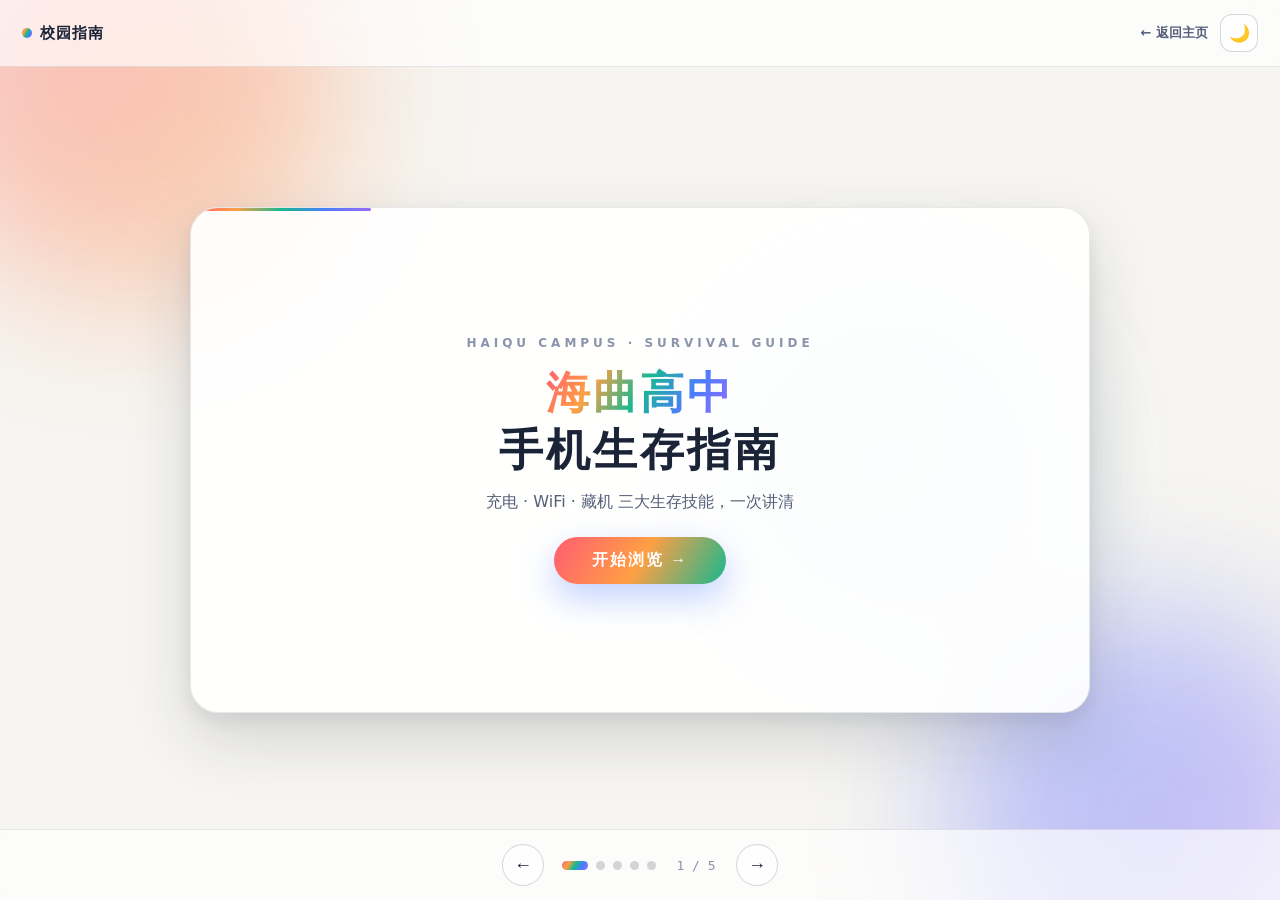
<file: xiaoyuanzhinan.html>
<!DOCTYPE html>
<html lang="zh-CN" data-theme="light">
<head>
<meta charset="UTF-8" />
<meta name="viewport" content="width=device-width, initial-scale=1" />
<meta name="description" content="海曲高中手机生存指南：校园 WiFi 密码、充电攻略与藏手机指南" />
<title>海曲高中手机生存指南 · 校园指南</title>
<style>
:root{
  --bg:#f6f5f1; --bg-2:#efedf6; --bg-3:#eef7f4;
  --surface:rgba(255,255,255,.66); --surface-strong:rgba(255,255,255,.92);
  --ink:#1b2337; --ink-soft:#565f78; --ink-faint:#8b94ab;
  --line:rgba(27,35,55,.10); --line-strong:rgba(27,35,55,.18);
  --c1:#ff5d73; --c2:#ff9f43; --c3:#17b890; --c4:#4d7cfe; --c5:#9b6bff;
  --grad:linear-gradient(120deg,var(--c1),var(--c2),var(--c3),var(--c4),var(--c5));
  --shadow-card:0 12px 32px rgba(27,35,55,.08),0 2px 8px rgba(27,35,55,.05);
  --shadow-hover:0 26px 64px rgba(27,35,55,.15),0 8px 20px rgba(27,35,55,.08);
  --ease:cubic-bezier(.22,1,.36,1);
  --radius:20px; --radius-lg:28px;
}
html[data-theme=dark]{
  --bg:#0a0f1e; --bg-2:#101a33; --bg-3:#0e1e23;
  --surface:rgba(18,26,50,.55); --surface-strong:rgba(23,33,62,.9);
  --ink:#e9edf8; --ink-soft:#a6b0cb; --ink-faint:#67728f;
  --line:rgba(233,237,248,.10); --line-strong:rgba(233,237,248,.18);
}
*{margin:0;padding:0;box-sizing:border-box}
html,body{height:100%}
body{font-family:'Segoe UI','PingFang SC','Microsoft YaHei',system-ui,sans-serif;color:var(--ink);overflow:hidden;background:var(--bg)}
.bg{position:fixed;inset:0;z-index:0;pointer-events:none;overflow:hidden}
.blob{position:absolute;border-radius:50%;filter:blur(70px);opacity:.4;animation:float 18s ease-in-out infinite}
.blob.b1{width:420px;height:420px;background:linear-gradient(135deg,#ff5d73,#ff9f43);top:-120px;left:-80px}
.blob.b2{width:400px;height:400px;background:linear-gradient(135deg,#4d7cfe,#9b6bff);bottom:-110px;right:-70px;animation-delay:-6s}
.blob.b3{width:300px;height:300px;background:linear-gradient(135deg,#17b890,#4d7cfe);top:35%;left:58%;animation-delay:-11s;opacity:.28}
@keyframes float{0%,100%{transform:translate(0,0) scale(1)}50%{transform:translate(50px,-35px) scale(1.1)}}

.topbar{position:fixed;top:0;left:0;right:0;z-index:30;display:flex;align-items:center;justify-content:space-between;padding:14px 22px;background:var(--surface);backdrop-filter:blur(14px);-webkit-backdrop-filter:blur(14px);border-bottom:1px solid var(--line)}
.brand{display:flex;align-items:center;gap:8px;font-size:15px;font-weight:800;letter-spacing:1px}
.brand .dot{width:10px;height:10px;border-radius:50%;background:var(--grad)}
.back-link{font-size:13px;color:var(--ink-soft);text-decoration:none;font-weight:600;transition:color .3s;display:flex;align-items:center;gap:4px}
.back-link:hover{color:var(--c4)}
.theme-btn{border:1px solid var(--line-strong);background:var(--surface);color:var(--ink);width:38px;height:38px;border-radius:12px;cursor:pointer;font-size:17px;display:grid;place-items:center;transition:transform .3s var(--ease),box-shadow .3s}
.theme-btn:hover{transform:rotate(15deg) scale(1.08);box-shadow:var(--shadow-card)}

.deck-wrap{position:relative;z-index:10;height:100%;display:flex;align-items:center;justify-content:center;padding:84px 18px 64px}
.deck{position:relative;width:100%;max-width:900px;aspect-ratio:16/9;max-height:calc(100vh - 170px);border-radius:var(--radius-lg);background:var(--surface-strong);box-shadow:var(--shadow-hover);border:1px solid var(--line);overflow:hidden}
.slide{position:absolute;inset:0;display:flex;flex-direction:column;align-items:center;justify-content:center;gap:14px;padding:34px 48px;text-align:center;opacity:0;visibility:hidden;transform:translateX(46px) scale(.97);transition:opacity .55s var(--ease),transform .55s var(--ease),visibility .55s}
.slide.active{opacity:1;visibility:visible;transform:none}
.s-ico{font-size:52px;line-height:1;filter:drop-shadow(0 8px 18px rgba(0,0,0,.15))}
.s-title{font-size:34px;font-weight:900;letter-spacing:2px}
.grad-text{background:var(--grad);-webkit-background-clip:text;background-clip:text;color:transparent}
.s-desc{font-size:15px;color:var(--ink-soft)}
.s-desc b{color:var(--c4)}
.tip{margin-top:4px;font-size:13px;color:var(--ink-faint)}

.kicker{font-size:12px;letter-spacing:4px;color:var(--ink-faint);font-weight:700}
.cover-title{font-size:44px;font-weight:900;letter-spacing:3px;line-height:1.3}
.cover-sub{font-size:16px;color:var(--ink-soft)}
.start-btn{margin-top:10px;border:none;cursor:pointer;color:#fff;font-size:16px;font-weight:800;letter-spacing:2px;padding:13px 38px;border-radius:999px;background:var(--grad);background-size:200% 200%;animation:gradShift 5s ease infinite;box-shadow:0 14px 34px rgba(77,124,254,.35);transition:transform .3s var(--ease)}
.start-btn:hover{transform:translateY(-3px) scale(1.04)}
@keyframes gradShift{0%,100%{background-position:0% 50%}50%{background-position:100% 50%}}

.wifi-card{width:min(420px,100%);margin-top:6px;padding:22px 26px;border-radius:18px;background:var(--bg-2);border:1px solid var(--line);box-shadow:var(--shadow-card);display:flex;flex-direction:column;gap:12px;align-items:center}
.wifi-name{font-size:17px;font-weight:800;display:flex;align-items:center;gap:8px}
.wifi-pass{font-size:14px;color:var(--ink-soft)}
.wifi-pass b{font-size:22px;font-weight:900;color:var(--c3);letter-spacing:4px;font-family:Consolas,monospace}

.cards2,.hide-row{display:flex;gap:16px;margin-top:6px;width:100%;justify-content:center;flex-wrap:wrap}
.mini-card{flex:1;min-width:220px;max-width:280px;padding:20px 18px;border-radius:18px;background:var(--bg-2);border:1px solid var(--line);box-shadow:var(--shadow-card);display:flex;flex-direction:column;gap:8px;align-items:center;text-align:center;transition:transform .35s var(--ease),box-shadow .35s}
.mini-card:hover{transform:translateY(-6px);box-shadow:var(--shadow-hover)}
.mc-ico{font-size:34px}
.mini-card h3{font-size:16px;font-weight:800}
.mini-card p{font-size:13px;color:var(--ink-soft);line-height:1.7}

.nav{position:fixed;left:0;right:0;bottom:0;z-index:30;display:flex;align-items:center;justify-content:center;gap:18px;padding:14px 0;background:var(--surface);backdrop-filter:blur(14px);border-top:1px solid var(--line)}
.nav-btn{border:1px solid var(--line-strong);background:var(--surface);color:var(--ink);width:42px;height:42px;border-radius:50%;cursor:pointer;font-size:18px;display:grid;place-items:center;transition:transform .3s var(--ease),background .3s,color .3s}
.nav-btn:hover{background:var(--grad);color:#fff;transform:scale(1.1)}
.dots{display:flex;gap:8px}
.dot{width:9px;height:9px;border-radius:50%;background:var(--line-strong);cursor:pointer;border:none;padding:0;transition:all .3s var(--ease)}
.dot.active{width:26px;border-radius:999px;background:var(--grad)}
.counter{font-family:Consolas,monospace;font-size:13px;color:var(--ink-faint);min-width:44px;text-align:center}
.progress{position:absolute;top:0;left:0;height:3px;background:var(--grad);width:0;transition:width .5s var(--ease);z-index:5;border-radius:0 3px 3px 0}

@media(max-width:640px){
  .cover-title{font-size:30px}
  .s-title{font-size:24px}
  .slide{padding:26px 20px;gap:10px}
  .deck{border-radius:18px}
  .mini-card{min-width:100%;max-width:100%}
  .s-ico{font-size:40px}
}
</style>
</head>
<body>
<div class="bg"><div class="blob b1"></div><div class="blob b2"></div><div class="blob b3"></div></div>

<header class="topbar">
  <div class="brand"><span class="dot"></span>校园指南</div>
  <div style="display:flex;align-items:center;gap:12px">
    <a class="back-link" href="portfolio.html">← 返回主页</a>
    <button class="theme-btn" id="themeBtn" title="切换深浅色">🌙</button>
  </div>
</header>

<main class="deck-wrap">
  <div class="deck" id="deck">
    <div class="progress" id="progress"></div>

    <section class="slide active">
      <span class="kicker">HAIQU CAMPUS · SURVIVAL GUIDE</span>
      <h1 class="cover-title"><span class="grad-text">海曲高中</span><br>手机生存指南</h1>
      <p class="cover-sub">充电 · WiFi · 藏机 三大生存技能，一次讲清</p>
      <button class="start-btn" onclick="go(1)">开始浏览 →</button>
    </section>

    <section class="slide">
      <span class="s-ico">🔑</span>
      <h2 class="s-title">校园 WiFi 密码</h2>
      <p class="s-desc">在教学楼里，找到 <b>AP 开头</b> 的 WiFi 就行</p>
      <div class="wifi-card">
        <div class="wifi-name">📶 AP-教学楼 WiFi</div>
        <div class="wifi-pass">密码：<b>12345678</b></div>
      </div>
      <p class="tip">💡 密码基本都是 12345678，输入就完事</p>
    </section>

    <section class="slide">
      <span class="s-ico">🔋</span>
      <h2 class="s-title">充电攻略</h2>
      <p class="s-desc">手机没电了怎么办？两条路随便选</p>
      <div class="cards2">
        <div class="mini-card"><div class="mc-ico">🤝</div><h3>找走读同学代充</h3><p>让走读的同学帮忙带回家充电，第二天满血复活</p></div>
        <div class="mini-card"><div class="mc-ico">⚡</div><h3>教室电箱充电</h3><p>教室白板右上角的电箱里，有一个空闲插座可以应急</p></div>
      </div>
    </section>

    <section class="slide">
      <span class="s-ico">📱</span>
      <h2 class="s-title">藏手机指南</h2>
      <div class="hide-row">
        <div class="mini-card"><div class="mc-ico">😎</div><h3>心态篇</h3><p>胆子大就全天带上；胆子小就放书包，或藏在不透明笔袋的夹层里</p></div>
        <div class="mini-card"><div class="mc-ico">🏫</div><h3>教室篇</h3><p>可以藏在柜子里，桌洞也能藏，但玩的时候别太明显，被发现就没地方躲了</p></div>
        <div class="mini-card"><div class="mc-ico">🛏️</div><h3>宿舍篇</h3><p>空调上面、窗帘背面、枕头枕套里、垃圾桶的垃圾袋下面……剩下的自己探索吧</p></div>
      </div>
    </section>

    <section class="slide">
      <span class="s-ico">🚧</span>
      <h2 class="s-title">更多内容 · <span class="grad-text">完善中</span></h2>
      <p class="s-desc">生存指南持续更新中，更多校园生存技巧敬请期待</p>
      <div class="wifi-card" style="flex-direction:row;gap:14px;padding:20px 26px;width:min(460px,100%)">
        <span style="font-size:34px">🛠️</span>
        <span style="font-size:14px;color:var(--ink-soft)">新板块正在制作中，很快与你见面～</span>
      </div>
    </section>
  </div>
</main>

<nav class="nav">
  <button class="nav-btn" onclick="go(cur-1)">←</button>
  <div class="dots" id="dots"></div>
  <span class="counter" id="counter">1 / 4</span>
  <button class="nav-btn" onclick="go(cur+1)">→</button>
</nav>

<script>
var slides=document.querySelectorAll('.slide');
var cur=0;
var dotsWrap=document.getElementById('dots');
var counter=document.getElementById('counter');
var progress=document.getElementById('progress');
for(var i=0;i<slides.length;i++){
  var d=document.createElement('button');
  d.className='dot'+(i===0?' active':'');
  d.setAttribute('aria-label','第 '+(i+1)+' 页');
  (function(n){d.onclick=function(){go(n);};})(i);
  dotsWrap.appendChild(d);
}
function go(n){
  cur=Math.max(0,Math.min(slides.length-1,n));
  for(var i=0;i<slides.length;i++){slides[i].classList.toggle('active',i===cur);}
  var ds=dotsWrap.children;
  for(var j=0;j<ds.length;j++){ds[j].classList.toggle('active',j===cur);}
  counter.textContent=(cur+1)+' / '+slides.length;
  progress.style.width=((cur+1)/slides.length*100)+'%';
}
document.addEventListener('keydown',function(e){
  if(e.key==='ArrowRight'||e.key===' '||e.key==='PageDown'){e.preventDefault();go(cur+1);}
  else if(e.key==='ArrowLeft'||e.key==='PageUp'){e.preventDefault();go(cur-1);}
  else if(e.key==='Home'){go(0);}
  else if(e.key==='End'){go(slides.length-1);}
});
var deck=document.getElementById('deck');
var sx=0;
deck.addEventListener('touchstart',function(e){sx=e.touches[0].clientX;},{passive:true});
deck.addEventListener('touchend',function(e){var dx=e.changedTouches[0].clientX-sx;if(Math.abs(dx)>50){go(cur+(dx<0?1:-1));}},{passive:true});
var themeBtn=document.getElementById('themeBtn');
function applyTheme(t){document.documentElement.dataset.theme=t;themeBtn.textContent=(t==='dark'?'☀️':'🌙');}
try{applyTheme(localStorage.getItem('xyn-theme')||'light');}catch(e){}
themeBtn.onclick=function(){var t=document.documentElement.dataset.theme==='dark'?'light':'dark';applyTheme(t);try{localStorage.setItem('xyn-theme',t);}catch(e){}};
go(0);
</script>
</body>
</html>
</file>
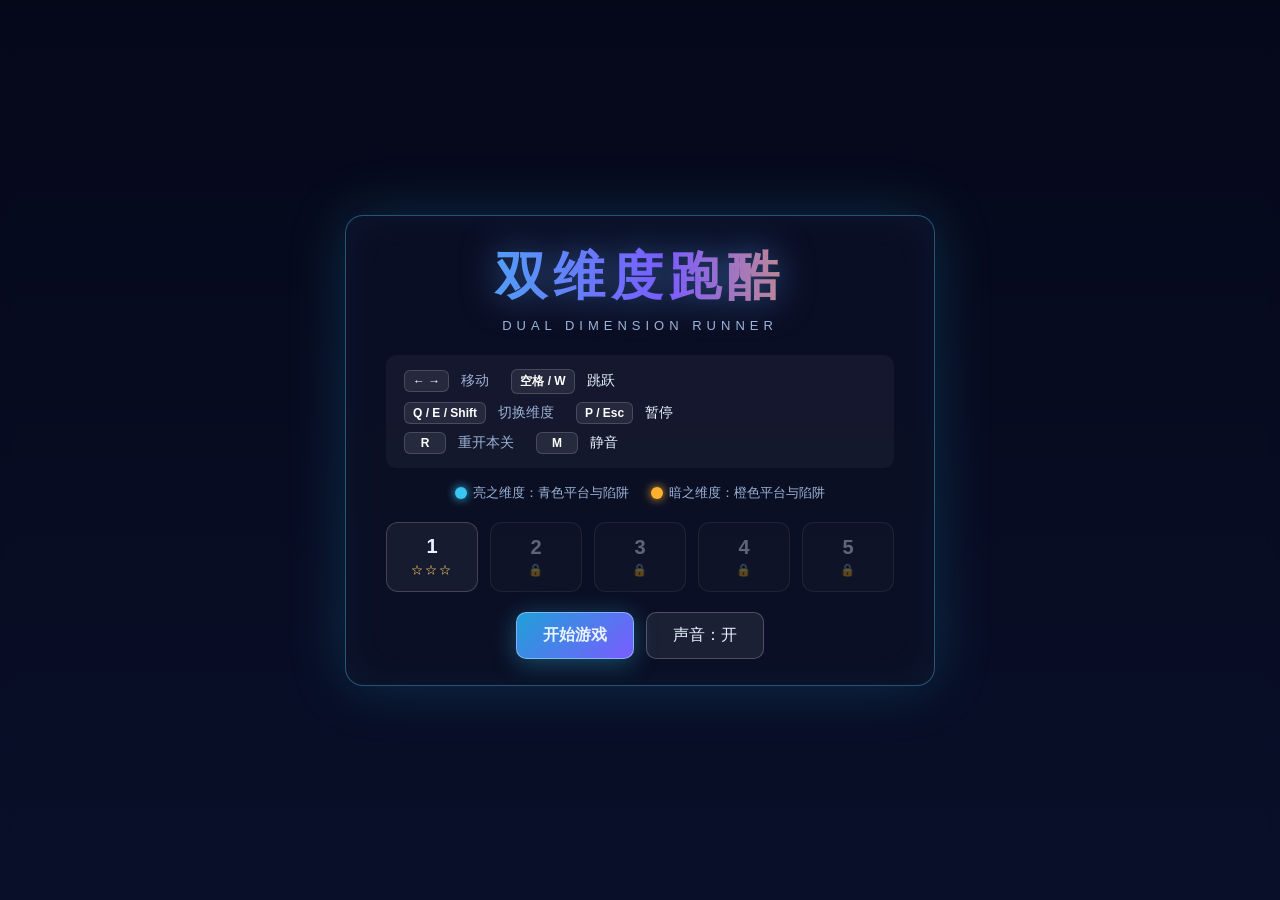
<file: game/game.html>
﻿<!DOCTYPE html>
<html lang="zh-CN">
<head>
<meta charset="UTF-8" />
<meta name="viewport" content="width=device-width, initial-scale=1, maximum-scale=1, user-scalable=no, viewport-fit=cover" />
<meta name="description" content="双维度跑酷：在两个维度之间切换，穿越不同的平台与陷阱，抵达终点。" />
<title>双维度跑酷 · Dual Dimension Runner</title>
<link rel="stylesheet" href="css/style.css" />
</head>
<body>
<div id="game-container">
  <canvas id="game"></canvas>

  <!-- ===== 标题界面 ===== -->
  <div class="screen" id="screen-title">
    <div class="panel title-panel">
      <h1 class="logo">双维度跑酷</h1>
      <div class="logo-sub">DUAL DIMENSION RUNNER</div>
      <div class="controls-help">
        <div class="help-row"><span class="key">← →</span><span>移动</span><span class="key">空格 / W</span><span>跳跃</span></div>
        <div class="help-row"><span class="key">Q / E / Shift</span><span>切换维度</span><span class="key">P / Esc</span><span>暂停</span></div>
        <div class="help-row"><span class="key">R</span><span>重开本关</span><span class="key">M</span><span>静音</span></div>
      </div>
      <div class="dim-legend">
        <span class="legend-item"><i class="dot dot-bright"></i>亮之维度：青色平台与陷阱</span>
        <span class="legend-item"><i class="dot dot-dark"></i>暗之维度：橙色平台与陷阱</span>
      </div>
      <div id="level-select" class="level-select"></div>
      <div class="btn-row">
        <button id="btn-start" class="btn btn-primary">开始游戏</button>
        <button id="btn-mute-title" class="btn">声音：开</button>
      </div>
    </div>
  </div>

  <!-- ===== 暂停 ===== -->
  <div class="screen hidden" id="screen-pause">
    <div class="panel">
      <h2>已暂停</h2>
      <div class="btn-row column">
        <button id="btn-resume" class="btn btn-primary">继续游戏</button>
        <button id="btn-restart" class="btn">重新开始本关</button>
        <button id="btn-title" class="btn">返回标题</button>
      </div>
    </div>
  </div>

  <!-- ===== 通关 ===== -->
  <div class="screen hidden" id="screen-complete">
    <div class="panel">
      <h2 class="complete-title">通关成功！</h2>
      <div id="complete-stars" class="stars"></div>
      <div class="complete-stats">
        <div>用时：<span id="complete-time">0.0</span> 秒</div>
        <div>金币：<span id="complete-coins">0</span> / <span id="complete-coins-total">0</span></div>
      </div>
      <div class="btn-row column">
        <button id="btn-next" class="btn btn-primary">下一关</button>
        <button id="btn-replay" class="btn">重玩本关</button>
        <button id="btn-title-complete" class="btn">返回标题</button>
      </div>
    </div>
  </div>

  <!-- ===== 触摸控制（移动端） ===== -->
  <div id="touch-controls" class="hidden">
    <div class="touch-zone touch-left">
      <button class="touch-btn" id="touch-left" aria-label="向左"><span>◀</span></button>
      <button class="touch-btn" id="touch-right" aria-label="向右"><span>▶</span></button>
    </div>
    <div class="touch-zone touch-right">
      <button class="touch-btn touch-jump" id="touch-jump" aria-label="跳跃"><span>▲</span></button>
      <button class="touch-btn touch-switch" id="touch-switch" aria-label="切换维度"><span>⇄</span></button>
    </div>
  </div>
</div>

<script src="js/audio.js"></script>
<script src="js/levels.js"></script>
<script src="js/game.js"></script>
</body>
</html>
</file>
<file: game/css/style.css>
﻿/* ===== 基础 ===== */
* { margin: 0; padding: 0; box-sizing: border-box; }

:root {
  --bg: #05070f;
  --panel-bg: rgba(12, 16, 38, 0.88);
  --panel-border: rgba(90, 220, 255, 0.35);
  --accent: #39c6f0;
  --accent-dark: #ffb02e;
  --text: #e8f4ff;
  --text-dim: #9db4d6;
}

html, body {
  width: 100%;
  height: 100%;
  height: 100dvh;                    /* 动态视口高度：地址栏收起/展开自动跟随 */
  overflow: hidden;
  position: fixed;                   /* 锁死页面，防止移动端下拉刷新 / 橡皮筋滚动 */
  inset: 0;
  background: var(--bg);
  color: var(--text);
  font-family: "Segoe UI", "Microsoft YaHei", "PingFang SC", sans-serif;
  user-select: none;
  -webkit-user-select: none;
  -webkit-tap-highlight-color: transparent;
  overscroll-behavior: none;
  touch-action: manipulation;
}

#game-container {
  position: fixed;
  inset: 0;
  width: 100vw;
  width: 100dvw;
  height: 100vh;
  height: 100dvh;
  display: flex;
  align-items: center;
  justify-content: center;
  background: #05070f;
  overscroll-behavior: none;
}

#game {
  display: block;
  width: 100%;
  height: 100%;
  touch-action: none;                /* 画布上禁止拖动 / 缩放，防止页面被带动 */
}

/* ===== 遮罩界面 ===== */
.screen {
  position: absolute;
  inset: 0;
  display: flex;
  align-items: center;
  justify-content: center;
  background: rgba(4, 6, 16, 0.72);
  backdrop-filter: blur(6px);
  -webkit-backdrop-filter: blur(6px);
  z-index: 10;
  overscroll-behavior: none;
}
.screen.hidden { display: none; }

.panel {
  background: var(--panel-bg);
  border: 1px solid var(--panel-border);
  border-radius: 18px;
  padding: 30px 40px;
  max-width: min(680px, 92vw);
  max-height: 88vh;
  max-height: 88dvh;
  overflow-y: auto;
  -webkit-overflow-scrolling: touch;
  text-align: center;
  box-shadow: 0 0 60px rgba(57, 198, 240, 0.18), inset 0 0 40px rgba(57, 198, 240, 0.05);
}

.title-panel { padding: 26px 40px; }

.logo {
  font-size: 52px;
  letter-spacing: 6px;
  background: linear-gradient(90deg, #39c6f0, #7a5cff 55%, #ffb02e);
  -webkit-background-clip: text;
  background-clip: text;
  color: transparent;
  filter: drop-shadow(0 0 18px rgba(90, 160, 255, 0.5));
  margin-bottom: 6px;
  white-space: nowrap;
}
.logo-sub {
  color: var(--text-dim);
  letter-spacing: 5px;
  font-size: 13px;
  margin-bottom: 22px;
}

.controls-help {
  display: grid;
  grid-template-columns: 1fr;
  gap: 8px;
  background: rgba(255,255,255,0.04);
  border-radius: 10px;
  padding: 14px 18px;
  margin-bottom: 16px;
  text-align: left;
  font-size: 14px;
}
.help-row {
  display: flex;
  align-items: center;
  gap: 12px;
}
.help-row .key {
  display: inline-block;
  min-width: 42px;
  text-align: center;
  background: rgba(255,255,255,0.08);
  border: 1px solid rgba(255,255,255,0.16);
  border-radius: 6px;
  padding: 3px 8px;
  font-size: 12px;
  color: #fff;
  font-weight: 600;
}
.help-row span:nth-child(2) { color: var(--text-dim); margin-right: 10px; }

.dim-legend {
  display: flex;
  justify-content: center;
  gap: 22px;
  flex-wrap: wrap;
  font-size: 13px;
  color: var(--text-dim);
  margin-bottom: 20px;
}
.legend-item { display: inline-flex; align-items: center; gap: 6px; }
.dot { width: 12px; height: 12px; border-radius: 50%; display: inline-block; }
.dot-bright { background: #39c6f0; box-shadow: 0 0 10px #39c6f0; }
.dot-dark { background: #ffb02e; box-shadow: 0 0 10px #ffb02e; }

.level-select {
  display: flex;
  justify-content: center;
  gap: 12px;
  flex-wrap: wrap;
  margin-bottom: 20px;
}
.level-btn {
  position: relative;
  width: 92px;
  padding: 12px 8px;
  border-radius: 12px;
  border: 1px solid rgba(255,255,255,0.18);
  background: rgba(255,255,255,0.05);
  color: var(--text);
  font-size: 14px;
  cursor: pointer;
  transition: transform 0.12s ease, box-shadow 0.12s ease, border-color 0.12s ease;
}
.level-btn:hover:not(:disabled) {
  transform: translateY(-3px);
  border-color: var(--accent);
  box-shadow: 0 6px 24px rgba(57,198,240,0.35);
}
.level-btn:disabled {
  opacity: 0.38;
  cursor: not-allowed;
}
.level-btn .lv-num { display: block; font-size: 20px; font-weight: 700; }
.level-btn .lv-stars { display: block; font-size: 12px; margin-top: 4px; color: #ffd76a; min-height: 14px; letter-spacing: 2px; }

.btn-row { display: flex; justify-content: center; gap: 12px; flex-wrap: wrap; }
.btn-row.column { flex-direction: column; align-items: stretch; max-width: 280px; margin: 0 auto; }

.btn {
  padding: 12px 26px;
  border-radius: 10px;
  border: 1px solid rgba(255,255,255,0.22);
  background: rgba(255,255,255,0.07);
  color: var(--text);
  font-size: 16px;
  cursor: pointer;
  touch-action: manipulation;
  transition: transform 0.1s ease, box-shadow 0.1s ease, background 0.1s ease;
}
.btn:hover { transform: translateY(-2px); box-shadow: 0 6px 20px rgba(57,198,240,0.3); }
.btn:active { transform: translateY(0); }
.btn-primary {
  background: linear-gradient(135deg, #1f9fd8, #7a5cff);
  border-color: rgba(160, 220, 255, 0.6);
  font-weight: 600;
  box-shadow: 0 4px 24px rgba(57,198,240,0.35);
}

/* ===== 通关界面 ===== */
.complete-title { font-size: 34px; margin-bottom: 8px; color: #7dffb0; text-shadow: 0 0 20px rgba(90,255,170,0.4); }
.stars { font-size: 44px; letter-spacing: 10px; margin: 10px 0 14px; }
.stars .star { color: rgba(255,255,255,0.15); }
.stars .star.on { color: #ffd76a; text-shadow: 0 0 18px rgba(255,215,106,0.7); }
.complete-stats { font-size: 16px; color: var(--text-dim); margin-bottom: 22px; line-height: 1.9; }
.complete-stats span { color: var(--text); font-weight: 600; }

h2 { font-size: 28px; margin-bottom: 20px; color: var(--accent); text-shadow: 0 0 16px rgba(57,198,240,0.4); }

/* ===== 触摸控制 ===== */
#touch-controls { position: absolute; inset: 0; z-index: 5; pointer-events: none; }
#touch-controls.hidden { display: none; }
.touch-zone {
  position: absolute;
  bottom: max(18px, env(safe-area-inset-bottom, 0px));
  display: flex;
  gap: 14px;
  pointer-events: none;
}
.touch-left { left: max(18px, env(safe-area-inset-left, 0px)); }
.touch-right { right: max(18px, env(safe-area-inset-right, 0px)); }
.touch-btn {
  pointer-events: auto;
  width: 70px;
  height: 70px;
  border-radius: 50%;
  border: 2px solid rgba(255,255,255,0.35);
  background: rgba(255,255,255,0.10);
  color: #fff;
  font-size: 26px;
  display: flex;
  align-items: center;
  justify-content: center;
  touch-action: none;
  -webkit-user-select: none;
  user-select: none;
  cursor: pointer;
}
.touch-btn:active { background: rgba(57,198,240,0.4); }
.touch-jump { width: 80px; height: 80px; font-size: 30px; }
.touch-switch { background: rgba(255,176,46,0.22); border-color: rgba(255,176,46,0.6); }
.touch-switch:active { background: rgba(255,176,46,0.45); }

/* ===== 小屏手机 ===== */
@media (max-width: 720px) {
  .logo { font-size: 36px; letter-spacing: 3px; }
  .panel { padding: 22px 22px; }
  .title-panel { padding: 18px 18px; }
  .touch-btn { width: 62px; height: 62px; font-size: 22px; }
  .touch-jump { width: 72px; height: 72px; }
}

/* ===== 超小屏手机 ===== */
@media (max-width: 420px) {
  .logo { font-size: 30px; letter-spacing: 2px; }
  .logo-sub { font-size: 11px; letter-spacing: 3px; margin-bottom: 14px; }
  .controls-help { font-size: 12px; padding: 10px 12px; gap: 6px; }
  .help-row .key { min-width: 34px; padding: 2px 6px; font-size: 11px; }
  .dim-legend { font-size: 12px; gap: 10px; margin-bottom: 14px; }
  .level-btn { width: 72px; padding: 9px 6px; font-size: 13px; }
  .level-btn .lv-num { font-size: 17px; }
  .btn { padding: 10px 18px; font-size: 14px; }
  .touch-btn { width: 56px; height: 56px; font-size: 20px; }
  .touch-jump { width: 66px; height: 66px; }
}

/* ===== 小高度设备（横屏手机 / 小窗口） ===== */
@media (max-height: 620px) {
  .panel { padding: 14px 18px; }
  .logo { font-size: 30px; margin-bottom: 2px; }
  .logo-sub { font-size: 11px; margin-bottom: 8px; }
  .controls-help { margin-bottom: 8px; padding: 10px 14px; }
  .dim-legend { margin-bottom: 10px; }
  .level-select { margin-bottom: 10px; }
}
</file>
